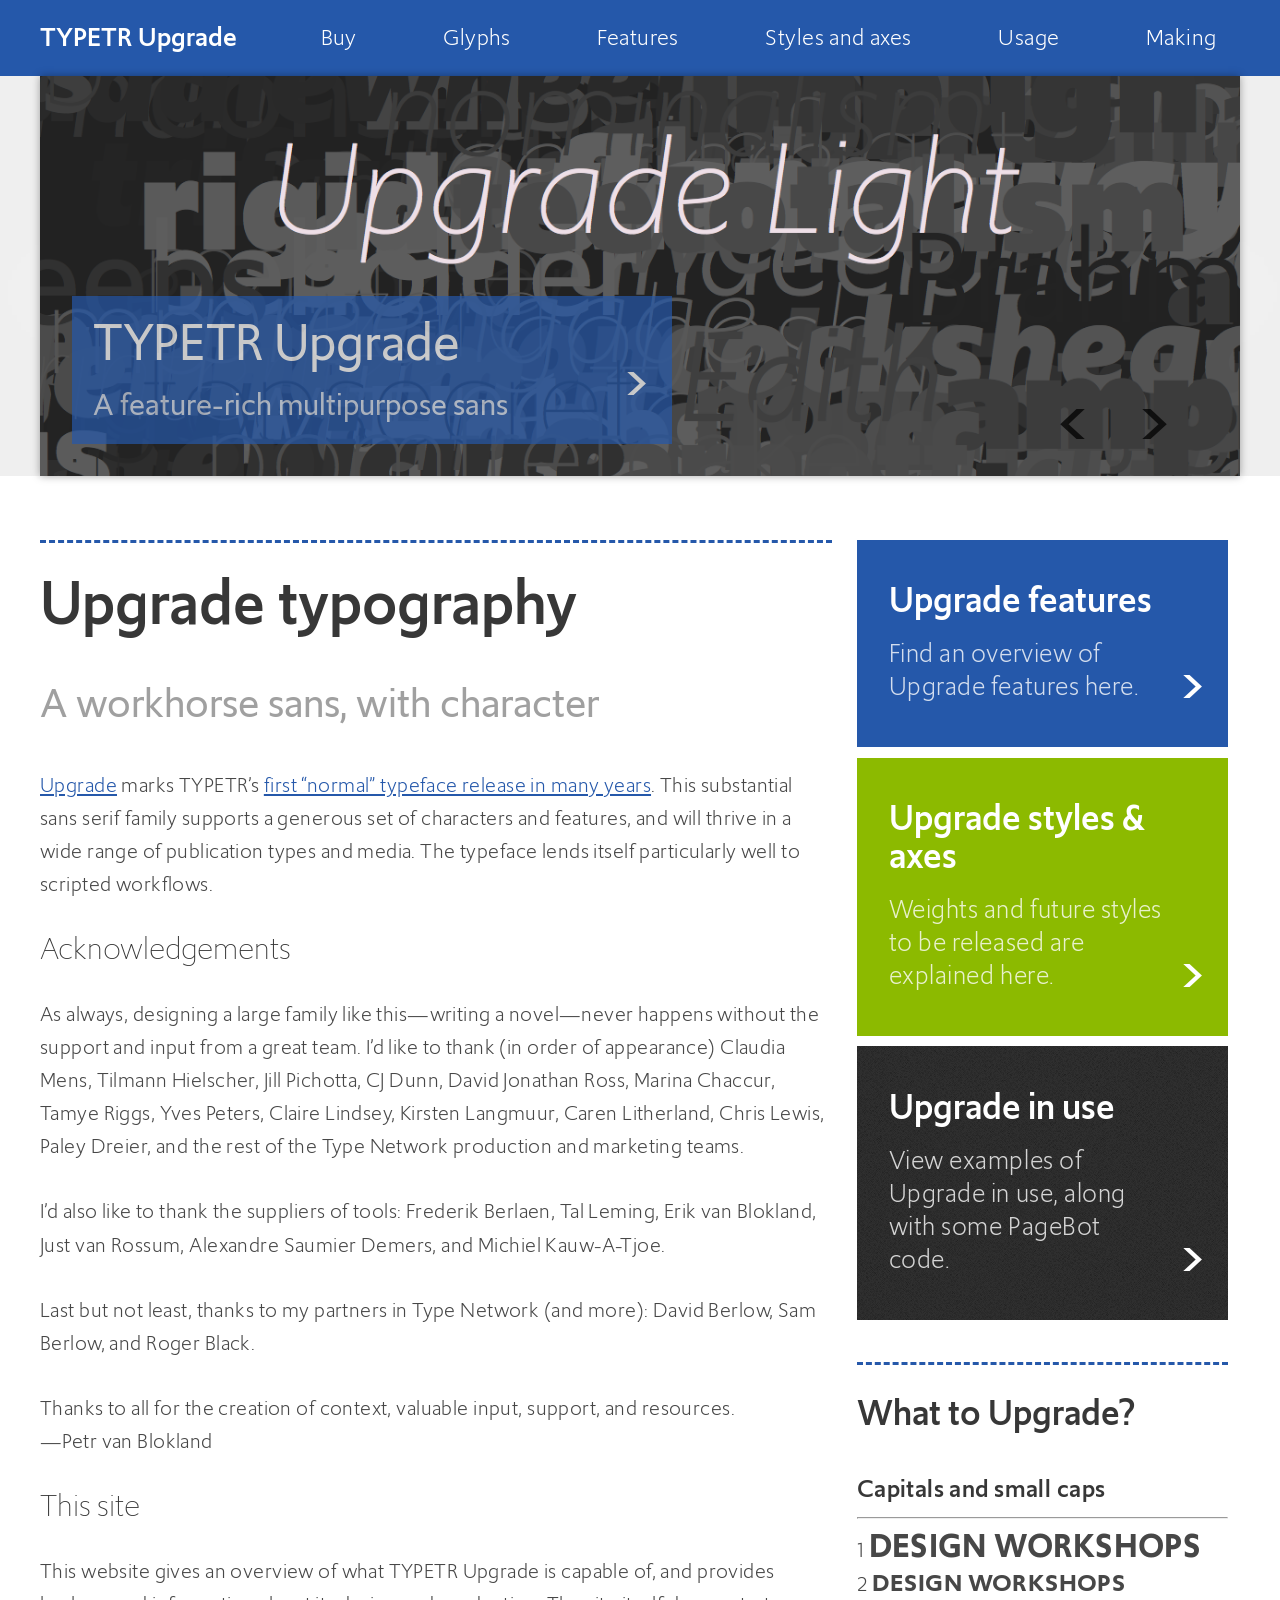
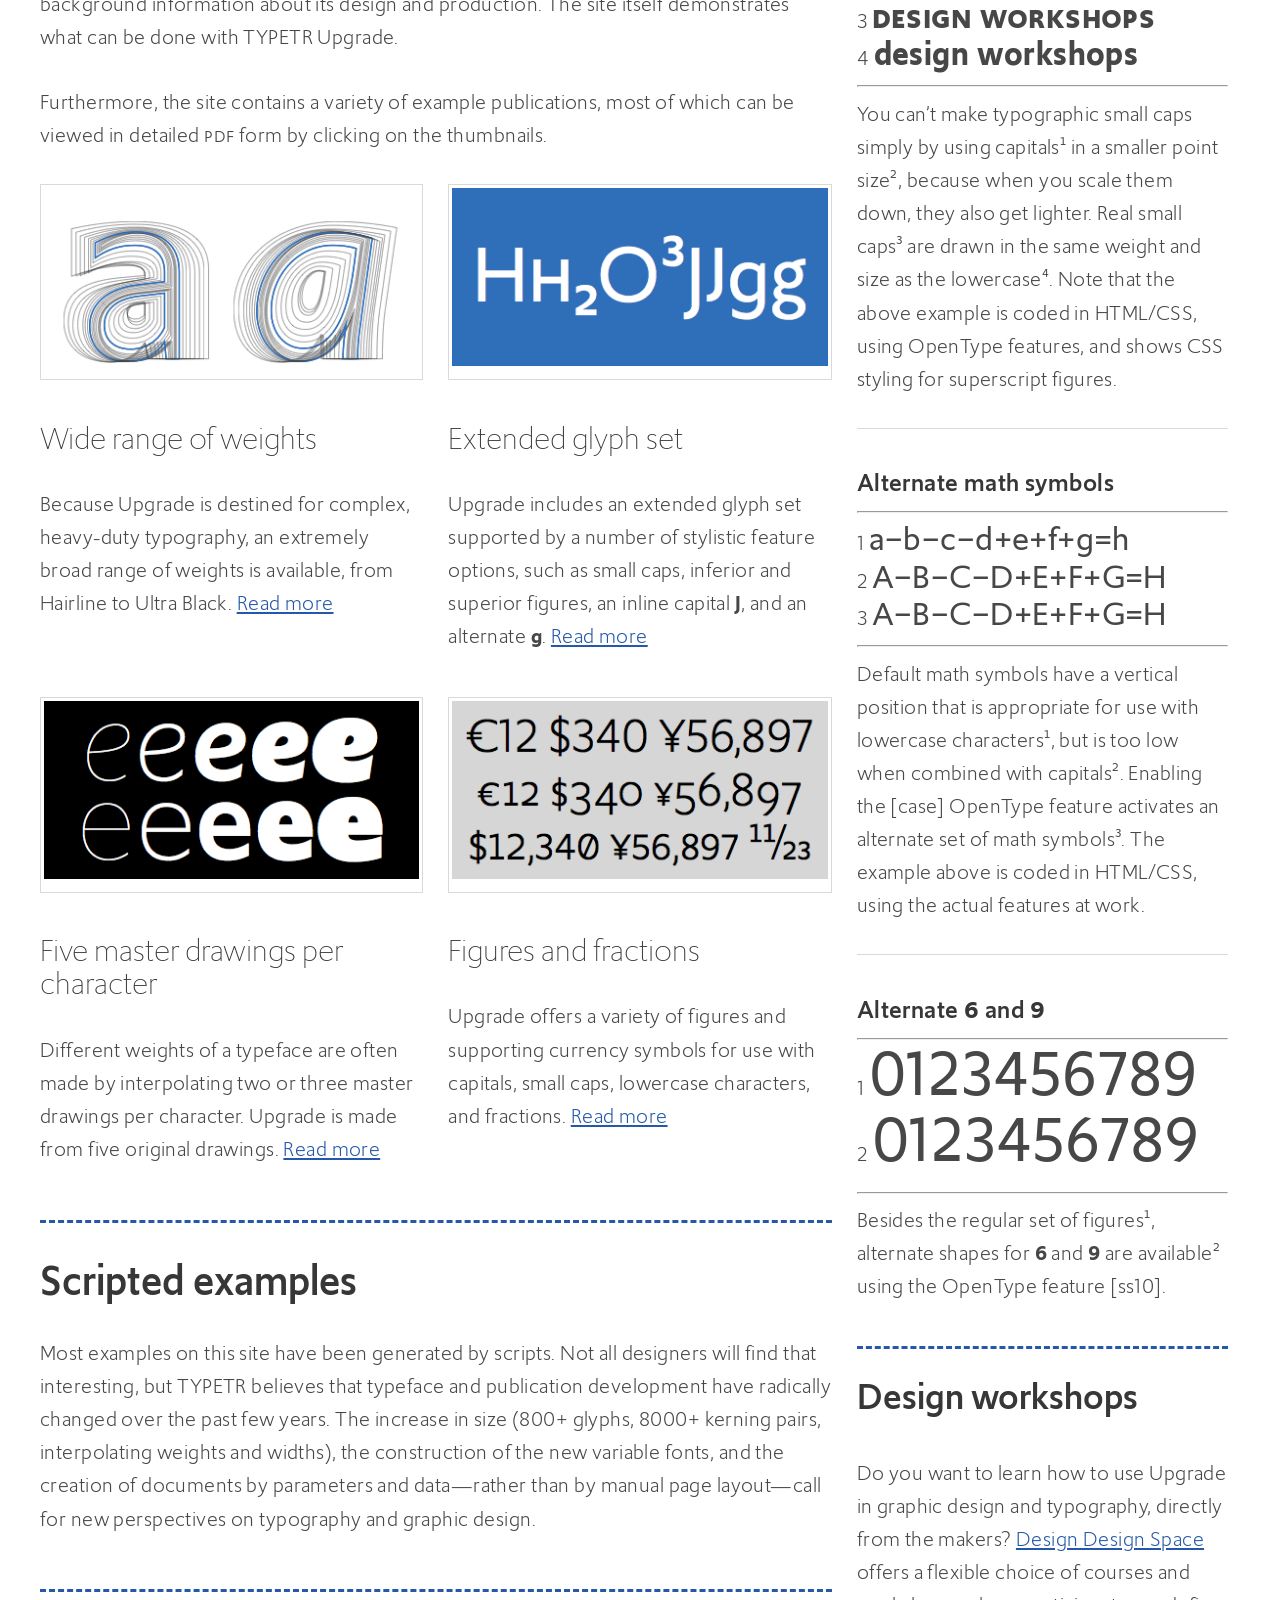
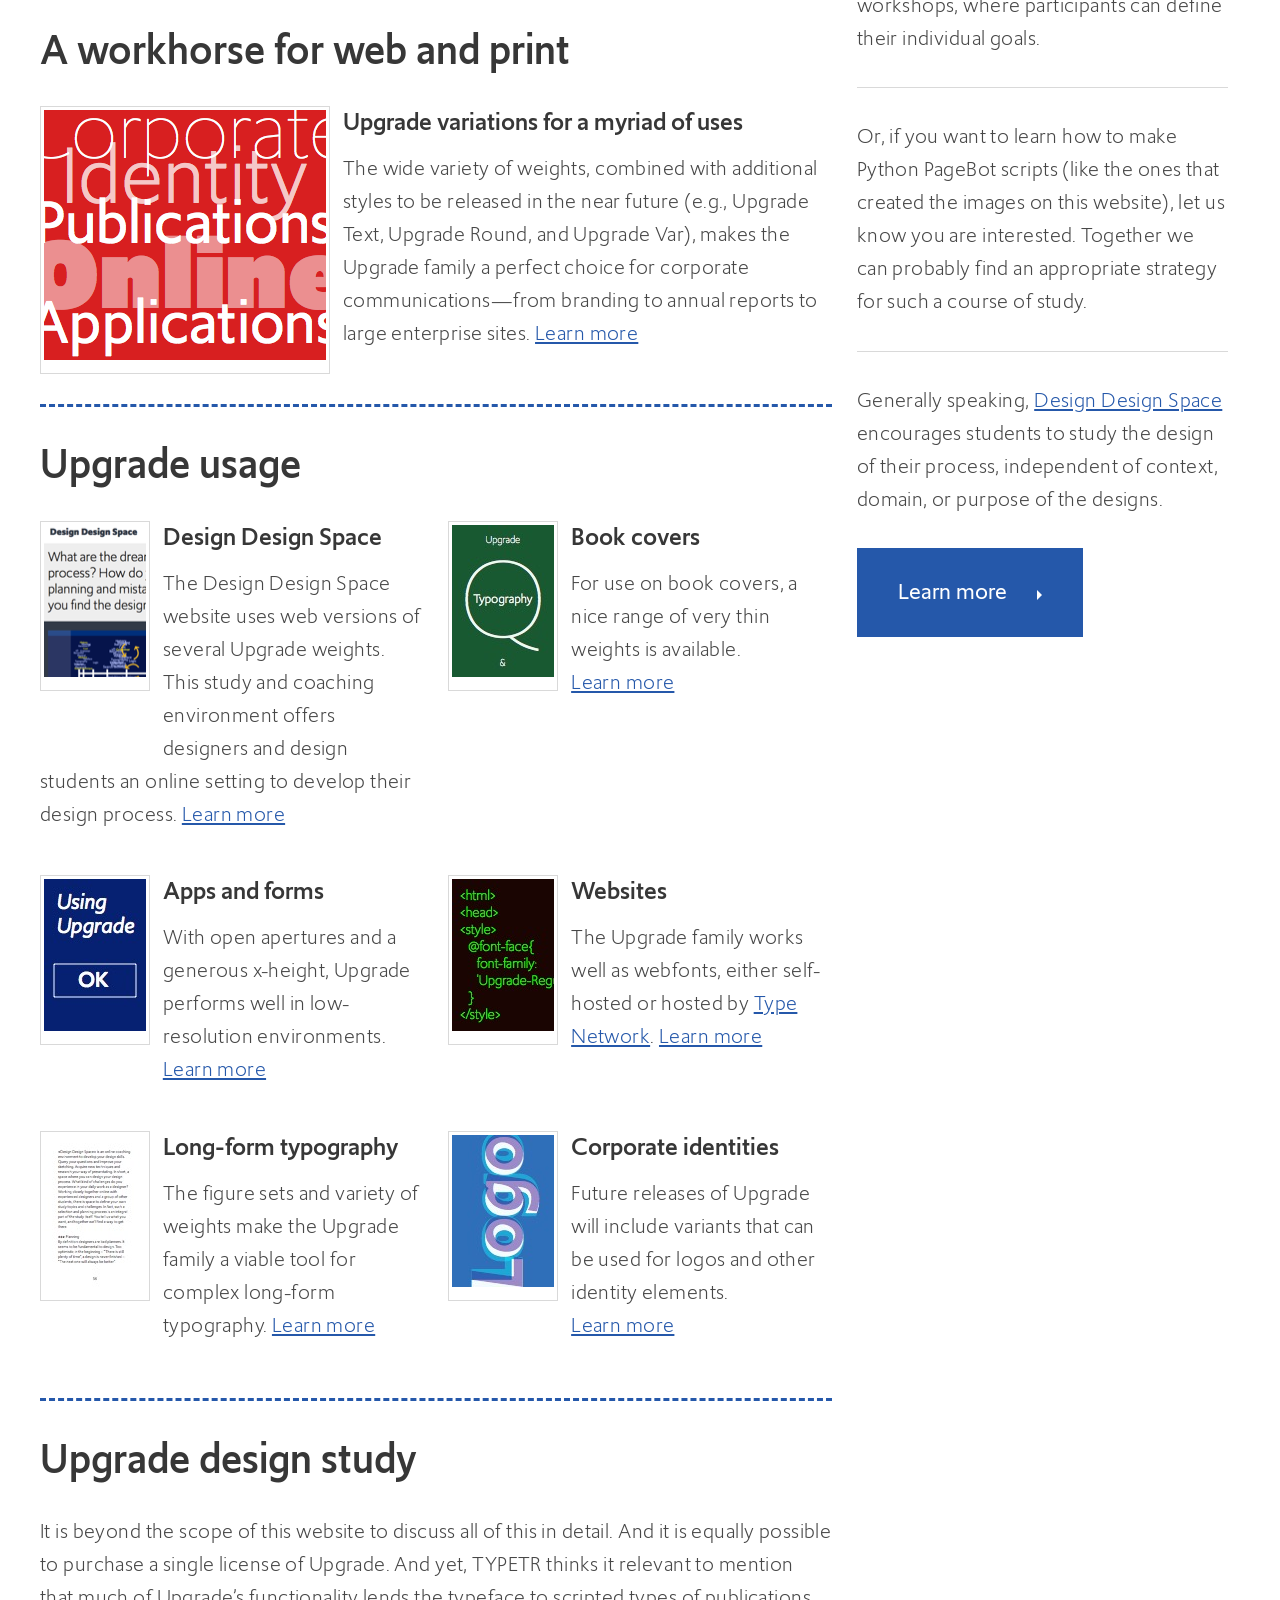
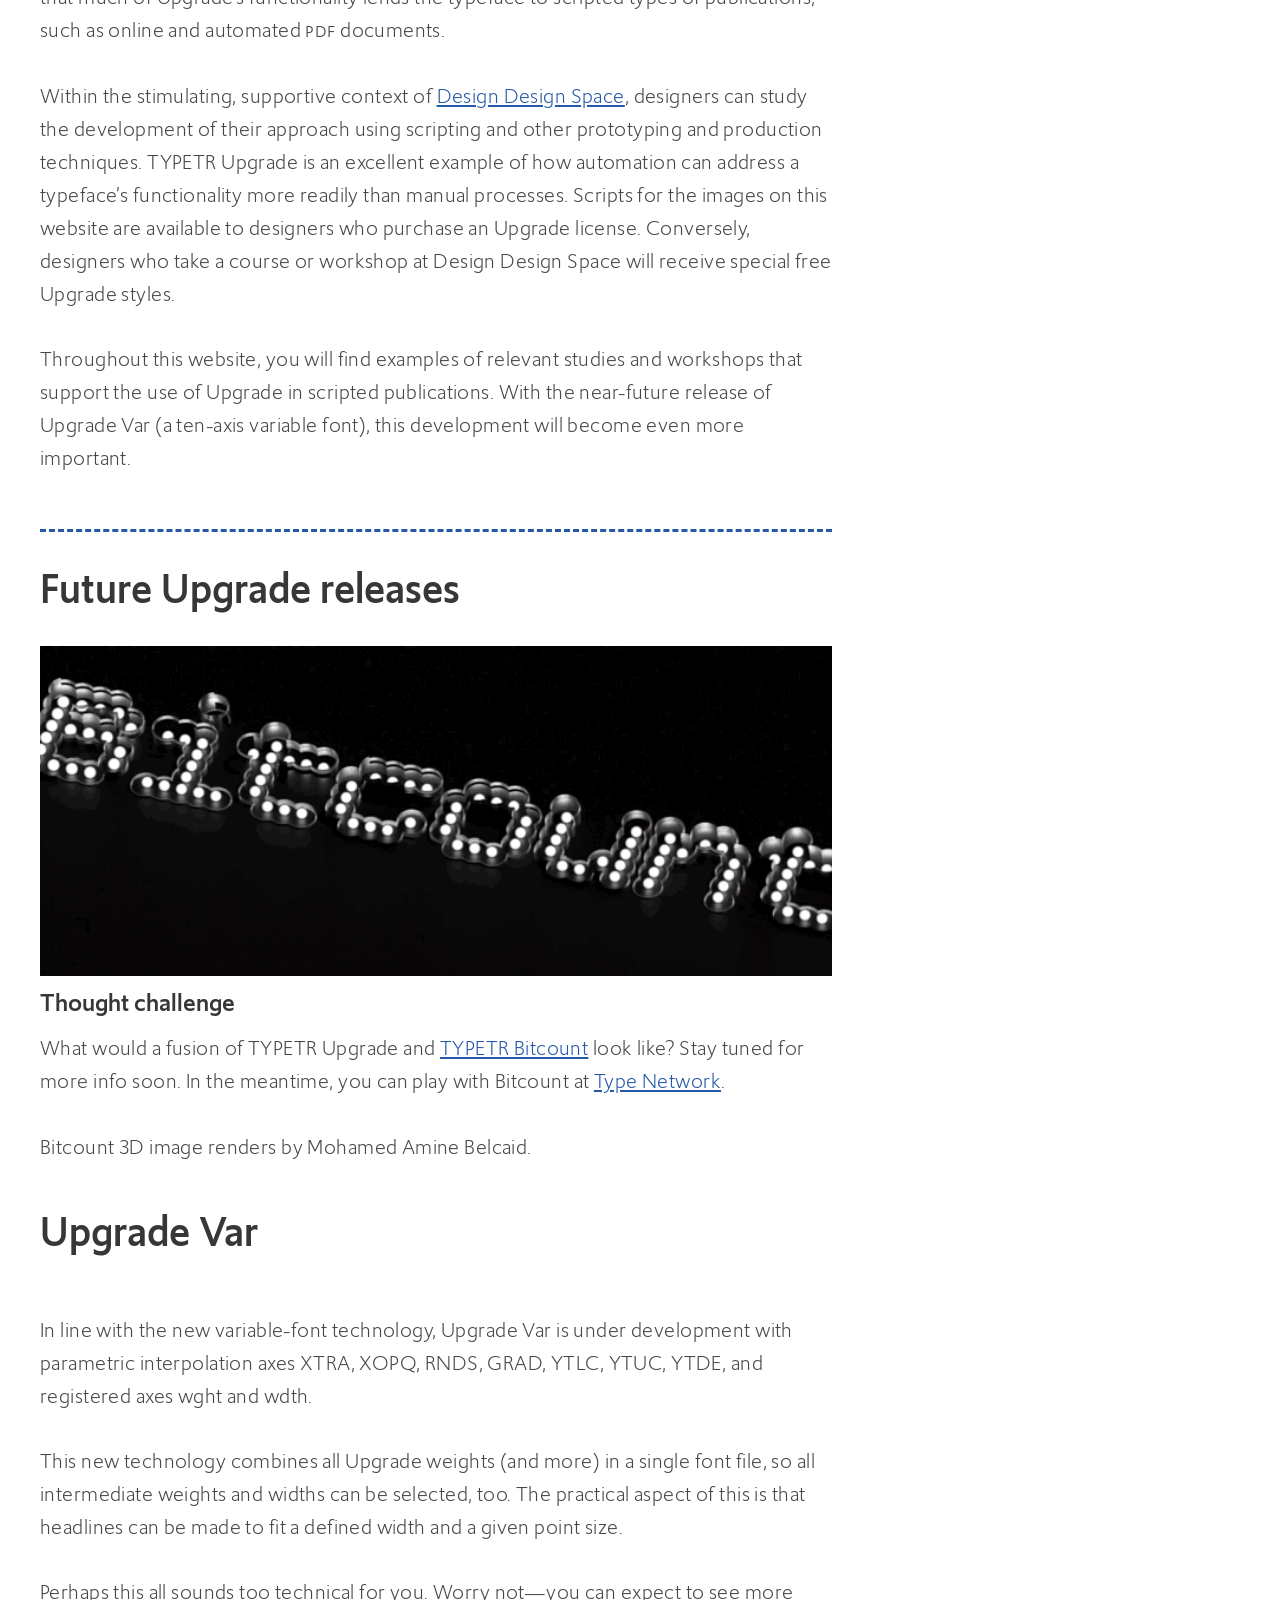
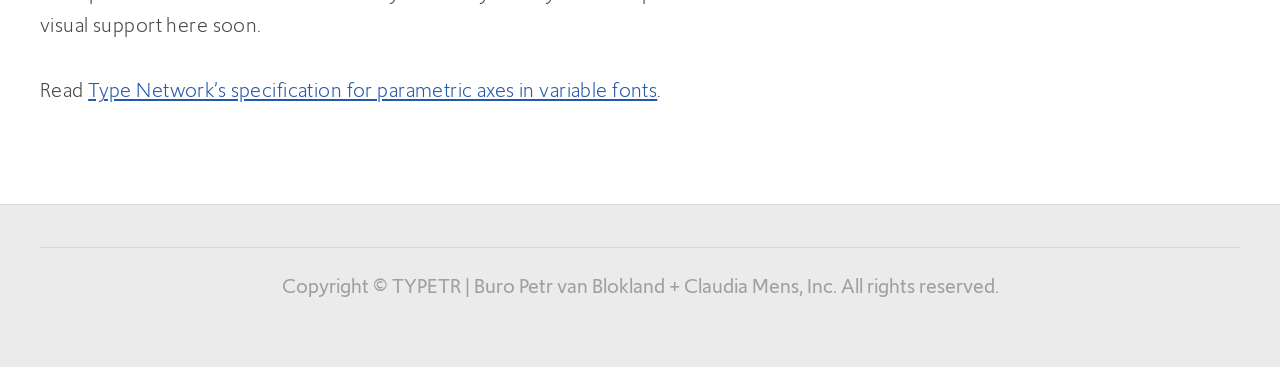
<file: docs/index.html>
<!DOCTYPE HTML>
<!--
	Apex by Pixelarity
	pixelarity.com | hello@pixelarity.com
	License: pixelarity.com/license
-->
<html lang="en">
	<head>
		<title>TYPETR Upgrade</title>
		<meta charset="utf-8" />
		<meta name="viewport" content="width=device-width, initial-scale=1" />
		<!--[if lte IE 8]><script src="assets/js/ie/html5shiv.js"></script><![endif]-->
		<link rel="stylesheet" href="assets/css/main.css" />
		<!--[if lte IE 8]><link rel="stylesheet" href="assets/css/ie8.css" /><![endif]-->
	</head>
	<body class="homepage">
		<div id="page-wrapper">

			<!-- Header Wrapper -->
				<div id="header-wrapper">

					<!-- Header -->
						<div class="container">
							<header id="page-header">
								<h1><a href="index.html" id="logo"><span>TYPETR</span> Upgrade</a></h1>
								<nav id="nav">
									<ul>
										<li><a href="http://store.typenetwork.com/foundry/typetr/series/upgrade" target="External">Buy</a></li>
										<li><a href="glyphs.html">Glyphs</a></li>
										<li><a href="features.html">Features</a></li>
										<li><a href="stylesaxes.html">Styles and axes</a></li>
										<li><a href="usage.html">Usage</a></li>
										<li><a href="making.html">Making</a></li>
									</ul>
								</nav>
							</header>
						</div>

				</div>

			<!-- Banner Wrapper -->
				<div id="banner-wrapper">

					<!-- Banner -->
						<div class="container">
							<div id="banner">
								<div class="viewer">
									<div class="nav-next"></div>
									<div class="nav-previous"></div>
									<div class="reel">

										<!-- Slide 1 -->
											<div class="slide">
												<h2 class="caption-1">TYPETR Upgrade</h2>
												<p class="caption-2">A feature-rich multipurpose sans</p>
												<a href="usage.html" class="link">More</a>
												<img src="images/slide01.png" alt="" />
											</div>

										<!-- Slide 2 -->
											<div class="slide">
												<h2 class="caption-1">TYPETR Upgrade</h2>
												<p class="caption-2">For identities and logos</p>
												<a href="usage.html" class="link">More</a>
												<img src="images/slide02.png" alt="" />
											</div>

										<!-- Slide 3 -->
											<div class="slide">
												<h2 class="caption-1">TYPETR Upgrade</h2>
												<p class="caption-2">For apps</p>
												<a href="usage.html" class="link">More</a>
												<img src="images/slide03.png" alt="" />
											</div>

										<!-- Slide 4 -->
											<div class="slide">
												<h2 class="caption-1">TYPETR Upgrade</h2>
												<p class="caption-2">For use in long-form texts</p>
												<a href="usage.html" class="link">More</a>
												<img src="images/slide04.png" alt="" />
											</div>

										<!-- Slide 5 -->
											<div class="slide">
												<h2 class="caption-1">TYPETR Upgrade</h2>
												<p class="caption-2">For use as a template in patterns</p>
												<a href="usage.html" class="link">More</a>
												<img src="images/slide05.png" alt="" />
											</div>

										<!-- Slide 6 -->
											<div class="slide">
												<h2 class="caption-1">TYPETR Upgrade</h2>
												<p class="caption-2">The design space as variable font</p>
												<a href="usage.html" class="link">More</a>
												<img src="images/slide06.png" alt="" />
											</div>

									</div>
								</div>
								<div class="captions">
									<span class="caption-line-1"></span>
									<span class="caption-line-2"></span>
								</div>
							</div>
						</div>

				</div>

			<!-- Main -->
				<div id="main-wrapper">
					<div class="container">
						<div class="row">
							<div class="8u 12u(mobile) important(mobile)">

								<!-- Content -->
									<div id="content">

										<!-- Article -->
											<article class="featured">
												<header>
													<h2>Upgrade typography</h2>
													<span class="byline">A workhorse sans, with character</span>
												</header>
												<p><a href="http://store.typenetwork.com/foundry/typetr/series/upgrade" target="External">Upgrade</a> marks TYPETR’s <a href="https://typetr.typenetwork.com/news/article/TYPETR-delivers-Upgrade-a-modern-humanist-sans-built-for-the-future">first “normal” typeface release in many years</a>. This substantial sans serif family supports a generous set of characters and features, and will thrive in a wide range of publication types and media. The typeface lends itself particularly well to scripted workflows.</p>
												
												<h3>Acknowledgements</h3>
												<p>As always, designing a large family like this—writing a novel—never happens without the support and input from a great team. I’d like to thank (in order of appearance) Claudia Mens, Tilmann Hielscher, Jill Pichotta, CJ Dunn, David Jonathan Ross, Marina Chaccur, Tamye Riggs, Yves Peters, Claire Lindsey, Kirsten Langmuur, Caren Litherland, Chris Lewis, Paley Dreier, and the rest of the Type Network production and marketing teams.</p>
												<p>I’d also like to thank the suppliers of tools: Frederik Berlaen, Tal Leming, Erik van Blokland, Just van Rossum, Alexandre Saumier Demers, and Michiel Kauw-A-Tjoe.</p>
												<p>Last but not least, thanks to my partners in Type Network (and more): David Berlow, Sam Berlow, and Roger Black.</p>
											<p>Thanks to all for the creation of context, valuable input, support, and resources.<br />—Petr van Blokland</p>

												<h3>This site</h3>
												<p>This website gives an overview of what TYPETR Upgrade is capable of, and provides background information about its design and production. The site itself demonstrates what can be done with TYPETR Upgrade.</p>
												<p>Furthermore, the site contains a variety of example publications, most of which can be viewed in detailed <span class="c2sc">PDF</span> form by clicking on the thumbnails.</p>

												<div class="grid-spaced">
													<div class="row">
														<div class="6u 12u(mobile)"><section>
															<a href="stylesaxes.html" class="image image-fit"><img src="images/pic01.gif" alt="" /></a>
															<h3>Wide range of weights</h3>
															<p>Because Upgrade is destined for complex, heavy-duty typography, an extremely broad range of weights is available, from Hairline to Ultra Black. <a href="stylesaxes.html">Read more</a></p>
														</section></div>
														<div class="6u 12u(mobile)"><section>
															<a href="features.html" class="image image-fit"><img src="images/pic02.png" alt="" /></a>
															<h3>Extended glyph set</h3>
															<p>Upgrade includes an extended glyph set supported by a number of stylistic feature options, such as small caps, inferior and superior figures, an inline capital <b>J</b>, and an alternate <b>g</b>. <a href="features.html">Read more</a></p>
														</section></div>
													</div>
													<div class="row">
														<div class="6u 12u(mobile)"><section>
															<a href="stylesaxes.html" class="image image-fit"><img src="images/pic03.png" alt="" /></a>
															<h3>Five master drawings per character</h3>
															<p>Different weights of a typeface are often made by interpolating two or three master drawings per character. Upgrade is made from five original drawings. <a href="stylesaxes.html">Read more</a></p>
														</section></div>
														<div class="6u 12u(mobile)"><section>
															<a href="features.html" class="image image-fit"><img src="images/pic04.png" alt="" /></a>
															<h3>Figures and fractions</h3>
															<p>Upgrade offers a variety of figures and supporting currency symbols for use with capitals, small caps, lowercase characters, and fractions. <a href="features.html">Read more</a></p>
														</section></div>
													</div>
												</div>
											</article>

											<section>
												<header>
													<h2>Scripted examples</h2>
												</header>
												<p>Most examples on this site have been generated by scripts. Not all designers will find that interesting, but TYPETR believes that typeface and publication development have radically changed over the past few years. The increase in size (800+ glyphs, 8000+ kerning pairs, interpolating weights and widths), the construction of the new variable fonts, and the creation of documents by parameters and data—rather than by manual page layout—call for new perspectives on typography and graphic design.</p>
											</section>

										<!-- Section 1 -->
											<section>
												<header>
													<h2>A workhorse for web and print</h2>
												</header>
												<a href="usage.html" class="image image-style1 align-left image-fit-mobileOnly"><img src="images/pic05.png" alt="" /></a>
												<h3>Upgrade variations for a myriad of uses</h3>
												<p>The wide variety of weights, combined with additional styles to be released in the near future (e.g., Upgrade Text, Upgrade Round, and Upgrade Var), makes the Upgrade family a perfect choice for corporate communications—from branding to annual reports to large enterprise sites. <a href="usage.html">Learn&nbsp;more</a></p>
											</section>

										<!-- Section 2 -->
											<section>
												<header>
													<h2>Upgrade usage</h2>
												</header>
												<div class="grid-spaced">
													<div class="row">
														<div class="6u 12u(mobile)"><section>
															<a href="http://designdesign.space" target="external" class="image image-style2 align-left"><img src="images/pic06.png" alt="designdesign.space" /></a>
															<h3>Design Design Space</h3>
															<p>The Design Design Space website uses web versions of several Upgrade weights. This study and coaching environment offers designers and design students an online setting to develop their design process. <a href="http://designdesign.space" target="external">Learn more</a></p>
														</section></div>
														<div class="6u 12u(mobile)"><section>
															<a href="usage.html" class="image image-style2 align-left"><img src="images/pic07.jpg" alt="" /></a>
															<h3>Book covers</h3>
															<p>For use on book covers, a nice range of very thin weights is available. <a href="usage.html">Learn&nbsp;more</a></p>
														</section></div>
													</div>
													<div class="row">
														<div class="6u 12u(mobile)"><section>
															<a href="usage.html" class="image image-style2 align-left"><img src="images/pic08.jpg" alt="" /></a>
															<h3>Apps and forms</h3>
															<p>With open apertures and a generous x-height, Upgrade performs well in low-resolution environments. <a href="usage.html">Learn&nbsp;more</a></p>
														</section></div>
														<div class="6u 12u(mobile)"><section>
															<a href="usage.html" class="image image-style2 align-left"><img src="images/pic09.jpg" alt="" /></a>
															<h3>Websites</h3>
															<p>The Upgrade family works well as webfonts, either self-hosted or hosted by <a href="https://store.typenetwork.com/foundry/typetr/fonts/upgrade" target="external">Type Network</a>. <a href="usage.html">Learn&nbsp;more</a></p>
														</section></div>
													</div>
													<div class="row">
														<div class="6u 12u(mobile)"><section>
															<a href="usage.html" class="image image-style2 align-left"><img src="images/pic10.jpg" alt="" /></a>
															<h3>Long-form typography</h3>
															<p>The figure sets and variety of weights make the Upgrade family a viable tool for complex long-form typography. <a href="usage.html">Learn&nbsp;more</a></p>
														</section></div>
														<div class="6u 12u(mobile)"><section>
															<a href="usage.html" class="image image-style2 align-left"><img src="images/pic11.jpg" alt="" /></a>
															<h3>Corporate identities</h3>
															<p>Future releases of Upgrade will include variants that can be used for logos and other identity elements. <a href="usage.html">Learn&nbsp;more</a></p>
														</section></div>
													</div>
												</div>
											</section>

											<section>
												<header>
													<h2>Upgrade design study</h2>
												</header>
												<p>
												It is beyond the scope of this website to discuss all of this in detail. And it is equally possible to purchase a single license of Upgrade. 
												And yet, TYPETR thinks it relevant to mention that much of Upgrade’s functionality lends the typeface to scripted types of publications, such as online and automated <span class="c2sc">PDF</span> documents.</p>

												<p>Within the stimulating, supportive context of <a href="http://designdesign.space" target="External">Design Design Space</a>, designers can study the development of their approach using scripting and other prototyping and production techniques. TYPETR Upgrade is an excellent example of how automation can address a typeface’s functionality more readily than manual processes. Scripts for the images on this website are available to designers who purchase an Upgrade license. Conversely, designers who take a course or workshop at Design Design Space will receive special free Upgrade styles.</p>

												<p>Throughout this website, you will find examples of relevant studies and workshops that support the use of Upgrade in scripted publications. With the near-future release of Upgrade Var (a ten-axis variable font), this development will become even more important.</p>
											</section>

											<section>
												<header>
													<h2>Future Upgrade releases</h2>
												</header>
												<a href="http://bitcount.typenetwork.com" target="External"><img src="images/bitcountFlashes.gif" width="100%" alt="" /></a>
												<h3>Thought challenge</h3>
												<p>What would a fusion of TYPETR Upgrade and <a href="http://bitcount.typenetwork.com" target="External">TYPETR Bitcount</a> look like? Stay tuned for more info soon. In the meantime, you can play with Bitcount at <a href="http://bitcount.typenetwork.com" target="External">Type Network</a>.</p>
												<p>Bitcount 3D image renders by Mohamed Amine Belcaid.</p>
											</section>
											</section>
												<header>
													<h2>Upgrade Var</h2>
												</header>
												<!--<a href="http://bitcount.typenetwork.com" target="External"><img src="images/bitcountFlashes.gif" width="100%" alt="" /></a>-->
												<p>In line with the new variable-font technology, Upgrade Var is under development with parametric interpolation axes XTRA, XOPQ, RNDS, GRAD, YTLC, YTUC, YTDE, and registered axes wght and wdth.</p>
												<p>This new technology combines all Upgrade weights (and more) in a single font file, so all intermediate weights and widths can be selected, too. The practical aspect of this is that headlines can be made to fit a defined width and a given point size.</p>
												<p>Perhaps this all sounds too technical for you. Worry not—you can expect to see more visual support here soon.</p>
												<p>Read <a href="https://variationsguide.typenetwork.com" target="External">Type Network’s specification for parametric axes in variable fonts</a>.</p>
											</section>
									</div>

							</div>
							<div class="4u 12u(mobile)">
								<div class="right-sidebar">

									<!-- Sidebar -->
										<div id="sidebar">

											<!-- Section 1 -->
												<section class="blocks">
													<a href="features.html" class="one">
														<h2>Upgrade features</h2>
														<p>Find an overview of Upgrade features here.</p>
													</a>
													<a href="stylesaxes.html" class="two">
														<h2>Upgrade styles &amp; axes</h2>
														<p>Weights and future styles to be released are explained here.</p>
													</a>
													<a href="usage.html" class="three">
														<h2>Upgrade in use</h2>
														<p>View examples of Upgrade in use, along with some PageBot code.</p>
													</a>
												</section>

											<!-- Section 2 -->
												<section>
													<header>
														<h2>What to Upgrade?</h2>
													</header>
													<ul class="style1 posts">
														<li>
															<h3>Capitals and small caps</h3>
															<hr>
															1 <span style="font-size:1.6em;font-family:TYPETR-Upgrade-Semibold">DESIGN WORKSHOPS</span><br>
															2 <span style="font-size:1.2em;font-family:TYPETR-Upgrade-Semibold">DESIGN WORKSHOPS</span><br>
															3 <span style="font-size:1.6em;font-family:TYPETR-Upgrade-Semibold" class="c2sc">DESIGN WORKSHOPS</span><br>
															4 <span style="font-size:1.6em;font-family:TYPETR-Upgrade-Semibold">design workshops</span>
															<hr>
															<p>You can’t make typographic small caps simply by using capitals<sup>1</sup> in a smaller point size<sup>2</sup>, because when you scale them down, they also get lighter. <em>Real</em> small caps<sup>3</sup> are drawn in the same weight and size as the lowercase<sup>4</sup>. Note that the above example is coded in HTML/CSS, using OpenType features, and shows CSS styling for superscript figures.</p>

														</li>
														<li>
															<h3>Alternate math symbols</h3>
															<hr>
															1 <span style="font-size:1.6em;font-family:TYPETR-Upgrade-Regular">a&minus;b&minus;c&minus;d+e+f+g=h</span><br>
															2 <span style="font-size:1.6em;font-family:TYPETR-Upgrade-Regular">A&minus;B&minus;C&minus;D+E+F+G=H</span><br>
															3 <span style="font-size:1.6em;font-family:TYPETR-Upgrade-Regular" class="case">A&minus;B&minus;C&minus;D+E+F+G=H</span>
															<hr>
															<p>Default math symbols have a vertical position that is appropriate for use with lowercase characters<sup>1</sup>, but is too low when combined with capitals<sup>2</sup>. Enabling the [case] OpenType feature activates an alternate set of math symbols<sup>3</sup>.
															The example above is coded in HTML/CSS, using the actual features at work.</p>
														</li>
														<li>
															<h3>Alternate <b>6</b> and <b>9</b></h3>
															<hr>
															<div style="line-height:2.5em;">
															1 <span style="font-size:3em;font-family:TYPETR-Upgrade-Regular">0123456789</span><br>
															2 <span style="font-size:3em;font-family:TYPETR-Upgrade-Regular" class="alt69">0123456789</span>
															</div>
															<hr>
															<p>Besides the regular set of figures<sup>1</sup>, alternate shapes for <b>6</b> and <b>9</b> are available<sup>2</sup> using the OpenType feature [ss10].</p>
														</li>
													</ul>
												</section>

											<!-- Section 3 -->
												<section>
													<header>
														<h2>Design workshops</h2>
													</header>
													<ul class="style1 tweets">
														<li>
															<p>Do you want to learn how to use Upgrade in graphic design and typography, directly from the makers? <a href="http://designdesign.space" target="external">Design Design Space</a> offers a flexible choice of courses and workshops, where participants can define their individual goals.</p>
														</li>
														<li>
															<p>Or, if you want to learn how to make Python PageBot scripts (like the ones that created the images on this website), let us know you are interested. Together we can probably find an appropriate strategy for such a course of study.</p>
														</li>
														<li>
															<p>Generally speaking, <a href="http://designdesign.space" target="external">Design Design Space</a> encourages students to study the design of their process, independent of context, domain, or purpose of the designs.</p>
														</li>
													</ul>
													<a href="http://designdesign.space" target="external" class="button">Learn more</a>
												</section>

										</div>

								</div>
							</div>
						</div>
					</div>
				</div>

			<!-- Footer -->
				<div id="footer-wrapper">
					<footer id="page-footer" class="container">
						<div id="copyright">
							Copyright &copy; TYPETR | Buro Petr van Blokland + Claudia Mens, Inc. All rights reserved.
						</div>
					</footer>
				</div>

		</div>

		<!-- Scripts -->
			<script src="assets/js/jquery.min.js"></script>
			<script src="assets/js/jquery.dropotron.min.js"></script>
			<script src="assets/js/jquery.slidertron.min.js"></script>
			<script src="assets/js/skel.min.js"></script>
			<script src="assets/js/skel-viewport.min.js"></script>
			<script src="assets/js/util.js"></script>
			<!--[if lte IE 8]><script src="assets/js/ie/respond.min.js"></script><![endif]-->
			<script src="assets/js/main.js"></script>

	</body>
</html>
</file>
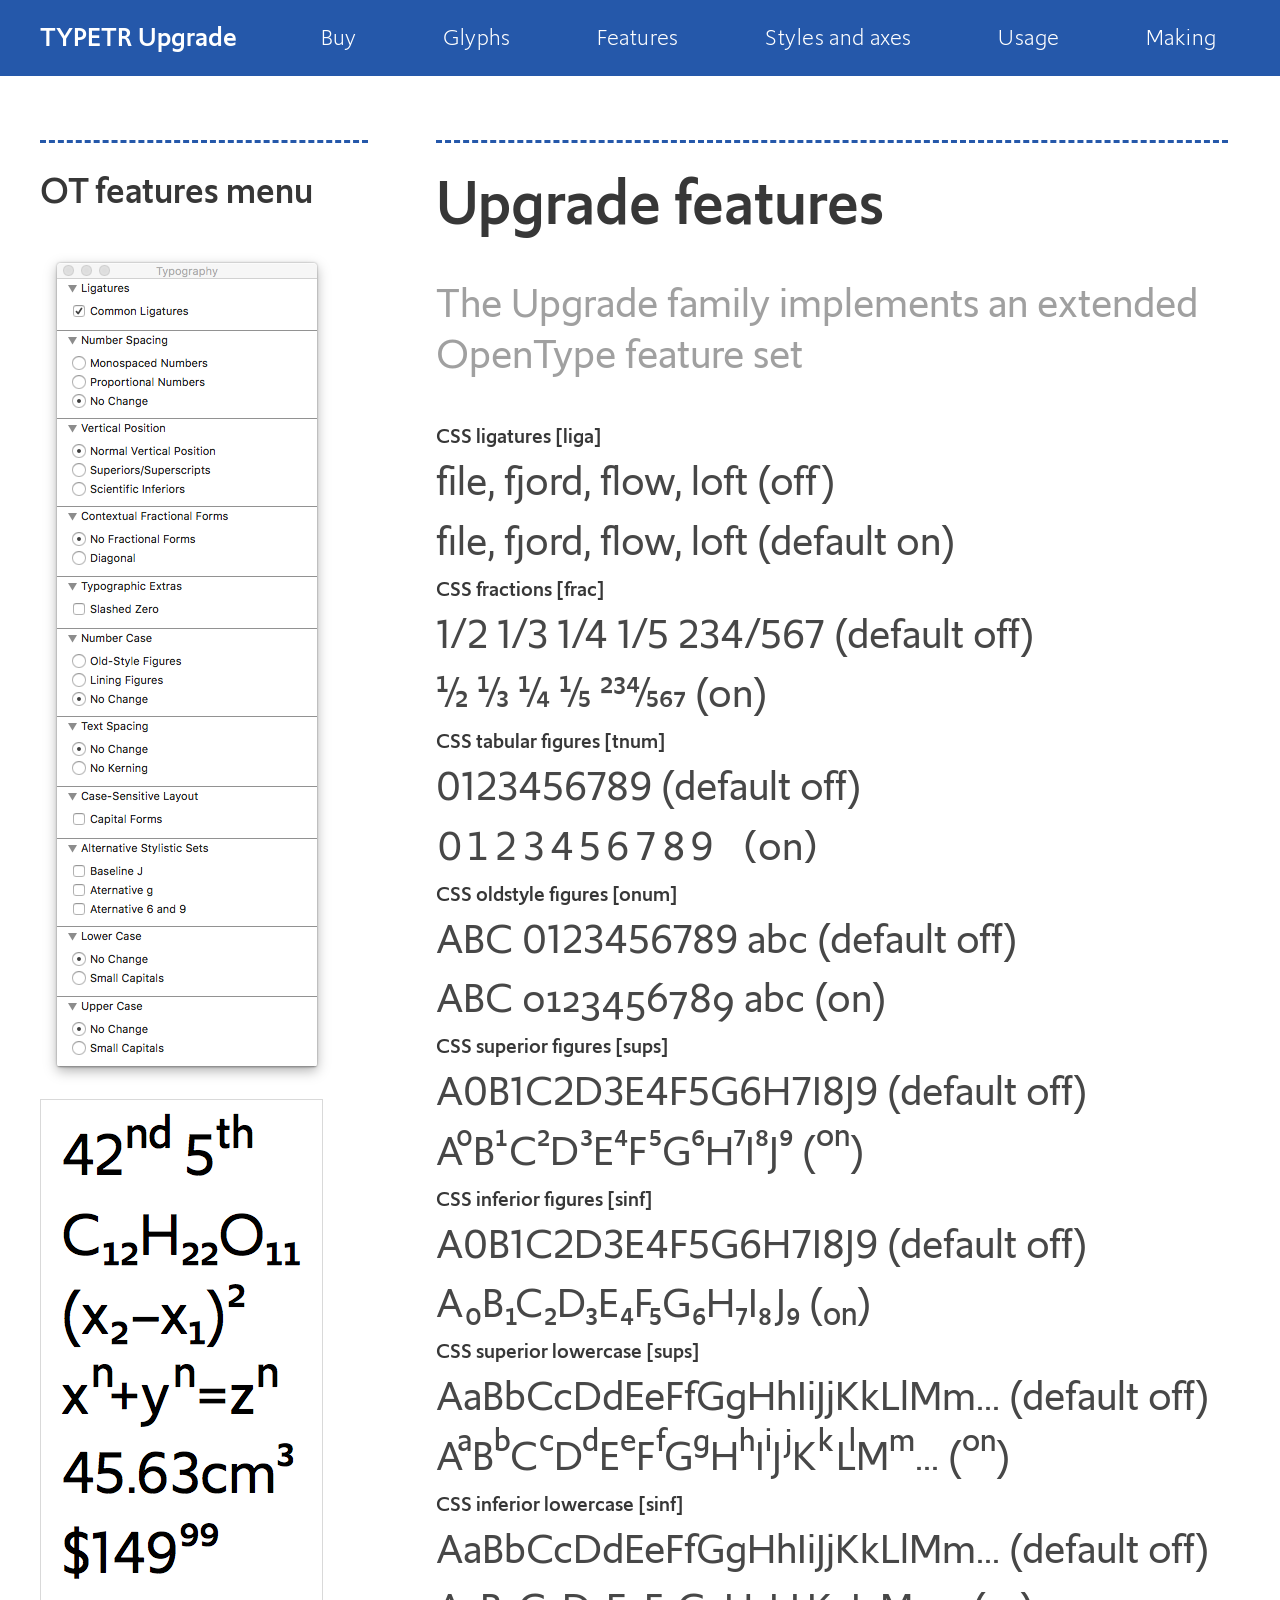
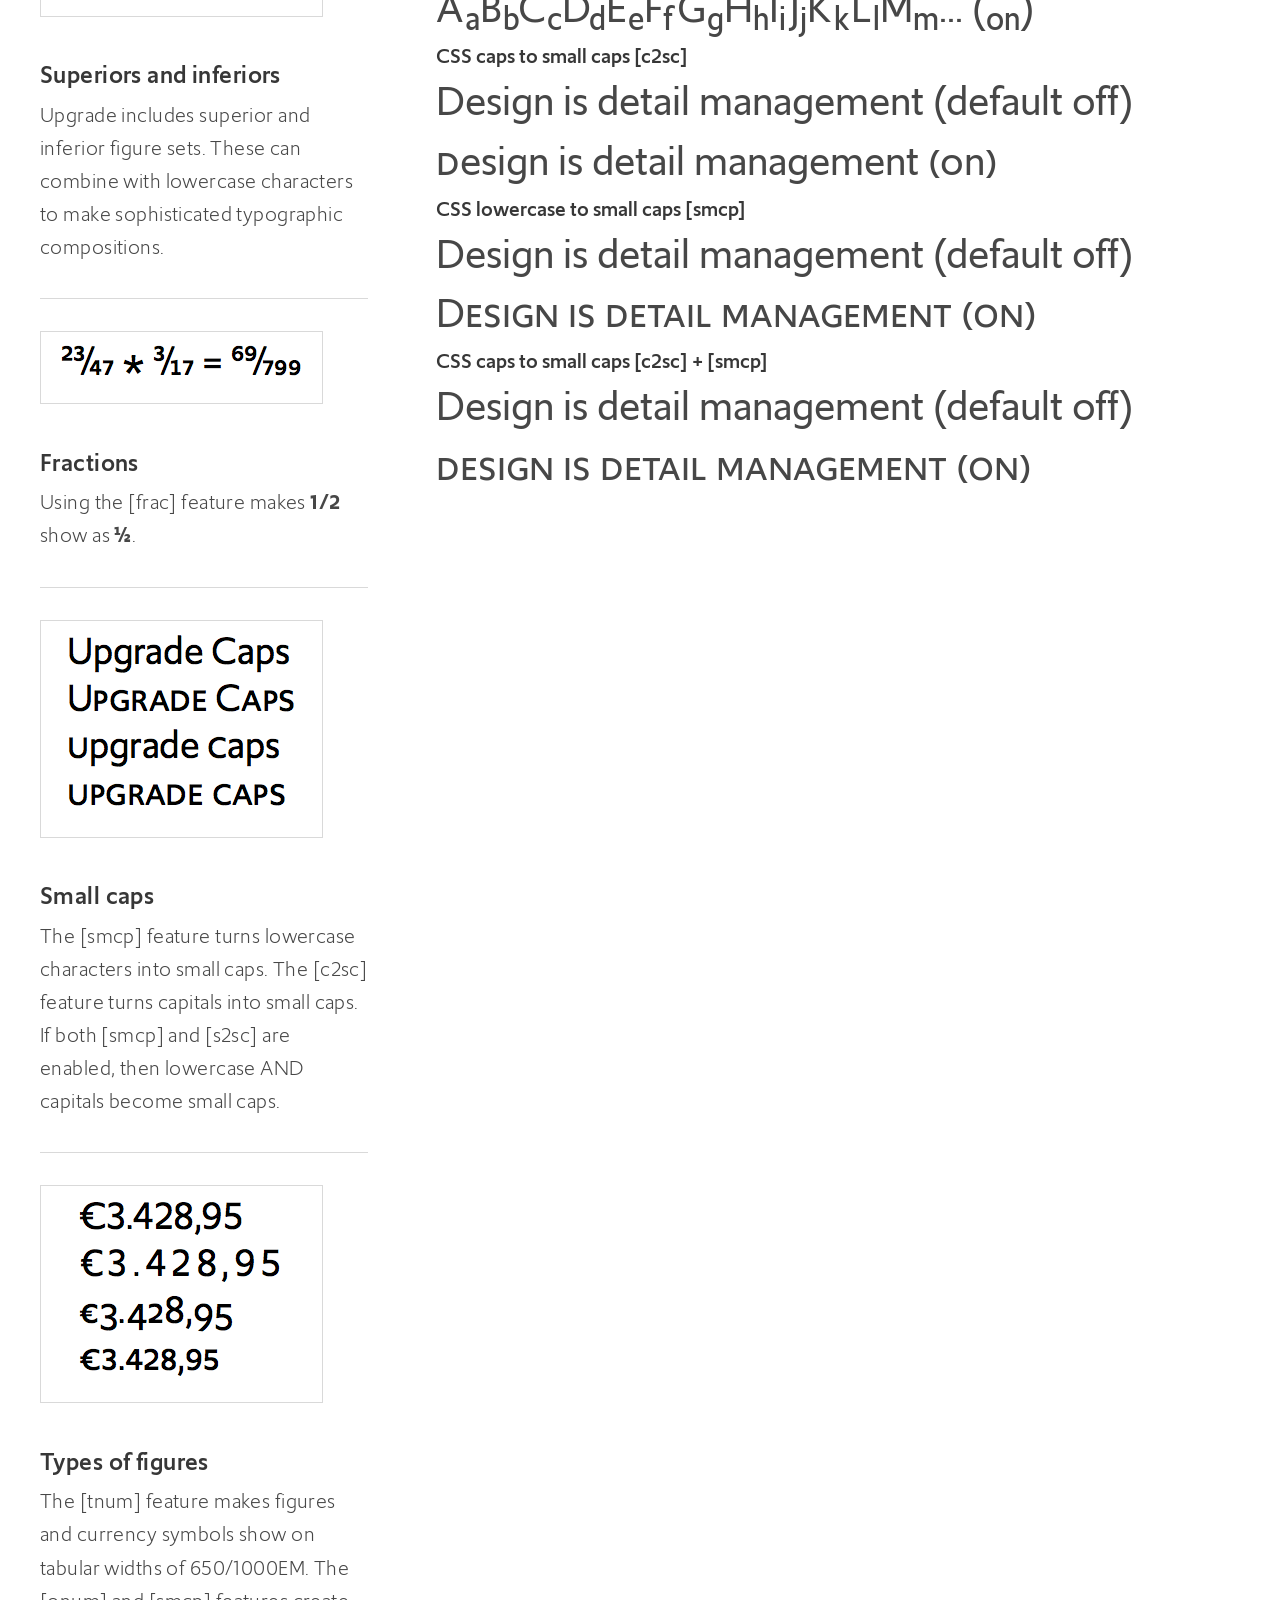
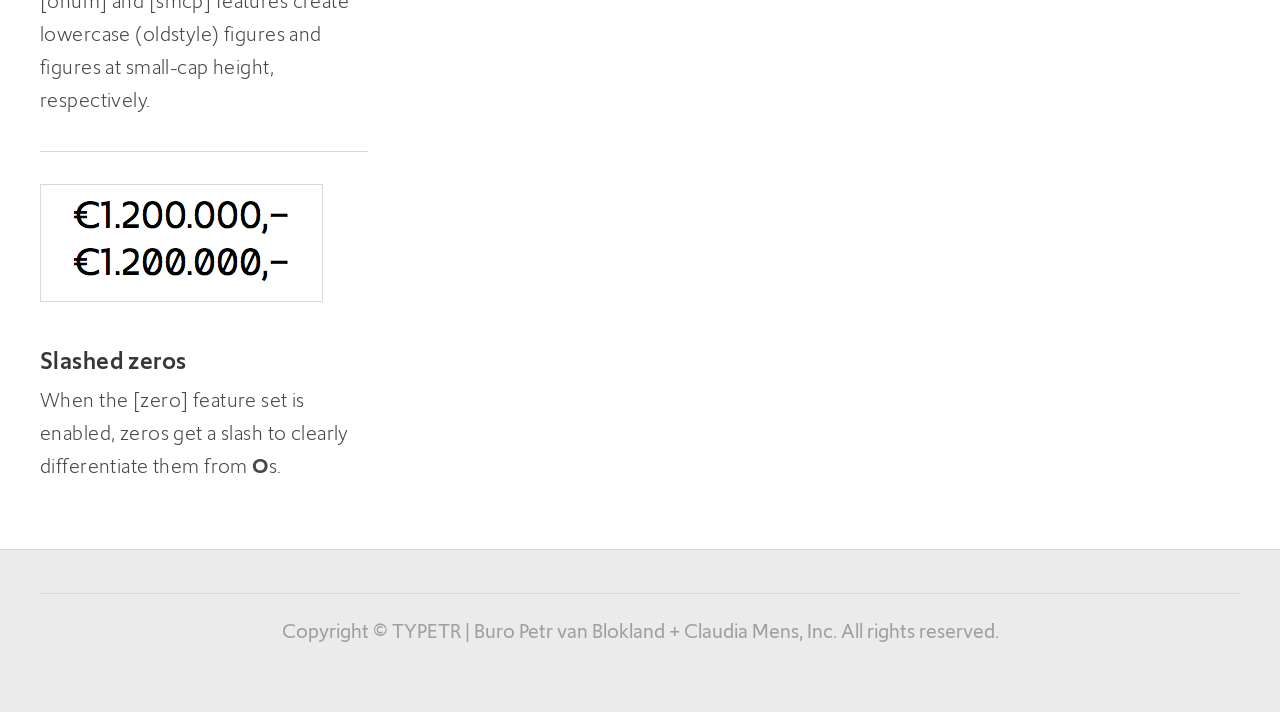
<file: docs/features.html>
<!DOCTYPE HTML>
<!--
	Apex by Pixelarity
	pixelarity.com | hello@pixelarity.com
	License: pixelarity.com/license
-->
<html lang="en">
	<head>
		<title>TYPETR Upgrade | Features</title>
		<meta charset="utf-8" />
		<meta name="viewport" content="width=device-width, initial-scale=1" />
		<!--[if lte IE 8]><script src="assets/js/ie/html5shiv.js"></script><![endif]-->
		<link rel="stylesheet" href="assets/css/main.css" />
		<!--[if lte IE 8]><link rel="stylesheet" href="assets/css/ie8.css" /><![endif]-->
	</head>
	<body>
		<div id="page-wrapper">

			<!-- Header Wrapper -->
				<div id="header-wrapper">

					<!-- Header -->
						<div class="container">
							<header id="page-header">
								<h1><a href="index.html" id="logo"><span>TYPETR</span> Upgrade</a></h1>
								<nav id="nav">
									<ul>
										<li><a href="http://store.typenetwork.com/foundry/typetr/series/upgrade" target="External">Buy</a></li>
										<li><a href="glyphs.html">Glyphs</a></li>
										<li><a href="features.html">Features</a></li>
										<li><a href="stylesaxes.html">Styles and axes</a></li>
										<li><a href="usage.html">Usage</a></li>
										<li><a href="making.html">Making</a></li>
									</ul>
								</nav>
							</header>
						</div>

				</div>


			<!-- Main -->
				<div id="main-wrapper">
					<div class="container">
						<div class="row">
							<div class="4u 12u(mobile)">
								<div class="left-sidebar">

									<!-- Sidebar -->
										<div id="sidebar">

											<!-- Section 2 -->
												<section>
													<header>
														<h2>OT features menu</h2>
													</header>
													<ul class="style1 posts">
														<li><img src="images/otfeaturesmenu.png" alt="" widht="100%"/>
															<a href="#" class="image align-left"><img src="images/45st5th.png" alt="" /></a>
															<h3>Superiors and inferiors</h3>
															<p>Upgrade includes superior and inferior figure sets. These can combine with lowercase characters to make sophisticated typographic compositions.</p>
														</li>
														<li>
															<a href="#" class="image align-left"><img src="images/fraction.png" alt="" /></a>
															<h3>Fractions</h3>
															<p>Using the [frac] feature makes <b>1/2</b> show as <b>&frac12;</b>.</p>
														</li>
														<li>
															<a href="#" class="image align-left"><img src="images/smallcaps.png" alt="" /></a>
															<h3>Small caps</h3>
															<p>The [smcp] feature turns lowercase characters into small caps. The [c2sc] feature turns capitals into small caps. If both [smcp] and [s2sc] are enabled, then lowercase AND capitals become small caps.</p>
														</li>
														<li>
															<a href="#" class="image align-left"><img src="images/tablefigures.png" alt="" /></a>
															<h3>Types of figures</h3>
															<p>The [tnum] feature makes figures and currency symbols show on tabular widths of 650/1000EM. The [onum] and [smcp] features create lowercase (oldstyle) figures and figures at small-cap height, respectively.</p>
														</li>
														<li>
															<a href="#" class="image align-left"><img src="images/zeroslash.png" alt="" /></a>
															<h3>Slashed zeros</h3>
															<p>When the [zero] feature set is enabled, zeros get a slash to clearly differentiate them from <b>O</b>s.</p>
														</li>
													</ul>
															</section>

										</div>

								</div>
							</div>
							<div class="8u 12u(mobile) important(mobile)">

								<!-- Content -->
									<div id="content">

										<!-- Article -->
											<article class="featured">
												<header>
													<h2>Upgrade features</h2>
													<span class="byline">The Upgrade family implements an extended OpenType feature set</span>
												</header>
												<h4>CSS ligatures [liga]</h4>
												<div style="line-height: 1.4em;font-size: 2em;" class="no_liga">file, fjord, flow, loft (off)</div>
												<div style="line-height: 1.4em;font-size: 2em;">file, fjord, flow, loft (default on)</div>
												<h4>CSS fractions [frac]</h4>
												<div style="line-height: 1.4em;font-size: 2em;">1/2 1/3 1/4 1/5 234/567 (default off)</div>
												<div style="line-height: 1.4em;font-size: 2em;" class="frac"> 1/2 1/3 1/4 1/5 234/567 (on)</div>
												<h4>CSS tabular figures [tnum]</h4>
												<div style="line-height: 1.4em;font-size: 2em;">0123456789 (default off)</div>
												<div style="line-height: 1.4em;font-size: 2em;" class="tnum">0123456789 (on)</div>
												<h4>CSS oldstyle figures [onum]</h4>
												<div style="line-height: 1.4em;font-size: 2em;">ABC 0123456789 abc (default off)</div>
												<div style="line-height: 1.4em;font-size: 2em;" class="onum">ABC 0123456789 abc (on)</div>
												<h4>CSS superior figures [sups]</h4>
												<div style="line-height: 1.4em;font-size: 2em;">A0B1C2D3E4F5G6H7I8J9 (default off)</div>
												<div style="line-height: 1.4em;font-size: 2em;" class="sups">A0B1C2D3E4F5G6H7I8J9 (on)</div>
												<h4>CSS inferior figures [sinf]</h4>
												<div style="line-height: 1.4em;font-size: 2em;">A0B1C2D3E4F5G6H7I8J9 (default off)</div>
												<div style="line-height: 1.4em;font-size: 2em;" class="sinf">A0B1C2D3E4F5G6H7I8J9 (on)</div>
												<h4>CSS superior lowercase [sups]</h4>
												<div style="line-height: 1.4em;font-size: 2em;">AaBbCcDdEeFfGgHhIiJjKkLlMm... (default off)</div>
												<div style="line-height: 1.4em;font-size: 2em;" class="sups">AaBbCcDdEeFfGgHhIiJjKkLlMm... (on)</div>
												<h4>CSS inferior lowercase [sinf]</h4>
												<div style="line-height: 1.4em;font-size: 2em;">AaBbCcDdEeFfGgHhIiJjKkLlMm... (default off)</div>
												<div style="line-height: 1.4em;font-size: 2em;" class="sinf">AaBbCcDdEeFfGgHhIiJjKkLlMm... (on)</div>
												<h4>CSS caps to small caps [c2sc]</h4>
												<div style="line-height: 1.4em;font-size: 2em;">Design is detail management (default off)</div>
												<div style="line-height: 1.4em;font-size: 2em;" class="c2sc">Design is detail management (on)</div>
												<h4>CSS lowercase to small caps [smcp]</h4>
												<div style="line-height: 1.4em;font-size: 2em;">Design is detail management (default off)</div>
												<div style="line-height: 1.4em;font-size: 2em;" class="smcp">Design is detail management (on)</div>
												<h4>CSS caps to small caps [c2sc] + [smcp]</h4>
												<div style="line-height: 1.4em;font-size: 2em;">Design is detail management (default off)</div>
												<div style="line-height: 1.4em;font-size: 2em;" class="smcp_c2sc">Design is detail management (on)</div>
												<!--
												 , 'tnum', 'pnum', 'ordn',  'zero', 'onum', 'lnum', 'hwid', 'case', 'ss08', 'ss09', 'ss10', 'pcap', 'smcp', 'c2sc']
-->
											</article>

									</div>

							</div>
						</div>
					</div>
				</div>

			<!-- Footer -->
				<div id="footer-wrapper">
					<footer id="page-footer" class="container">
						<div id="copyright">
							Copyright &copy; TYPETR | Buro Petr van Blokland + Claudia Mens, Inc. All rights reserved.
						</div>
					</footer>
				</div>

		</div>

		<!-- Scripts -->
			<script src="assets/js/jquery.min.js"></script>
			<script src="assets/js/jquery.dropotron.min.js"></script>
			<script src="assets/js/jquery.slidertron.min.js"></script>
			<script src="assets/js/skel.min.js"></script>
			<script src="assets/js/skel-viewport.min.js"></script>
			<script src="assets/js/util.js"></script>
			<!--[if lte IE 8]><script src="assets/js/ie/respond.min.js"></script><![endif]-->
			<script src="assets/js/main.js"></script>

	</body>
</html>
</file>
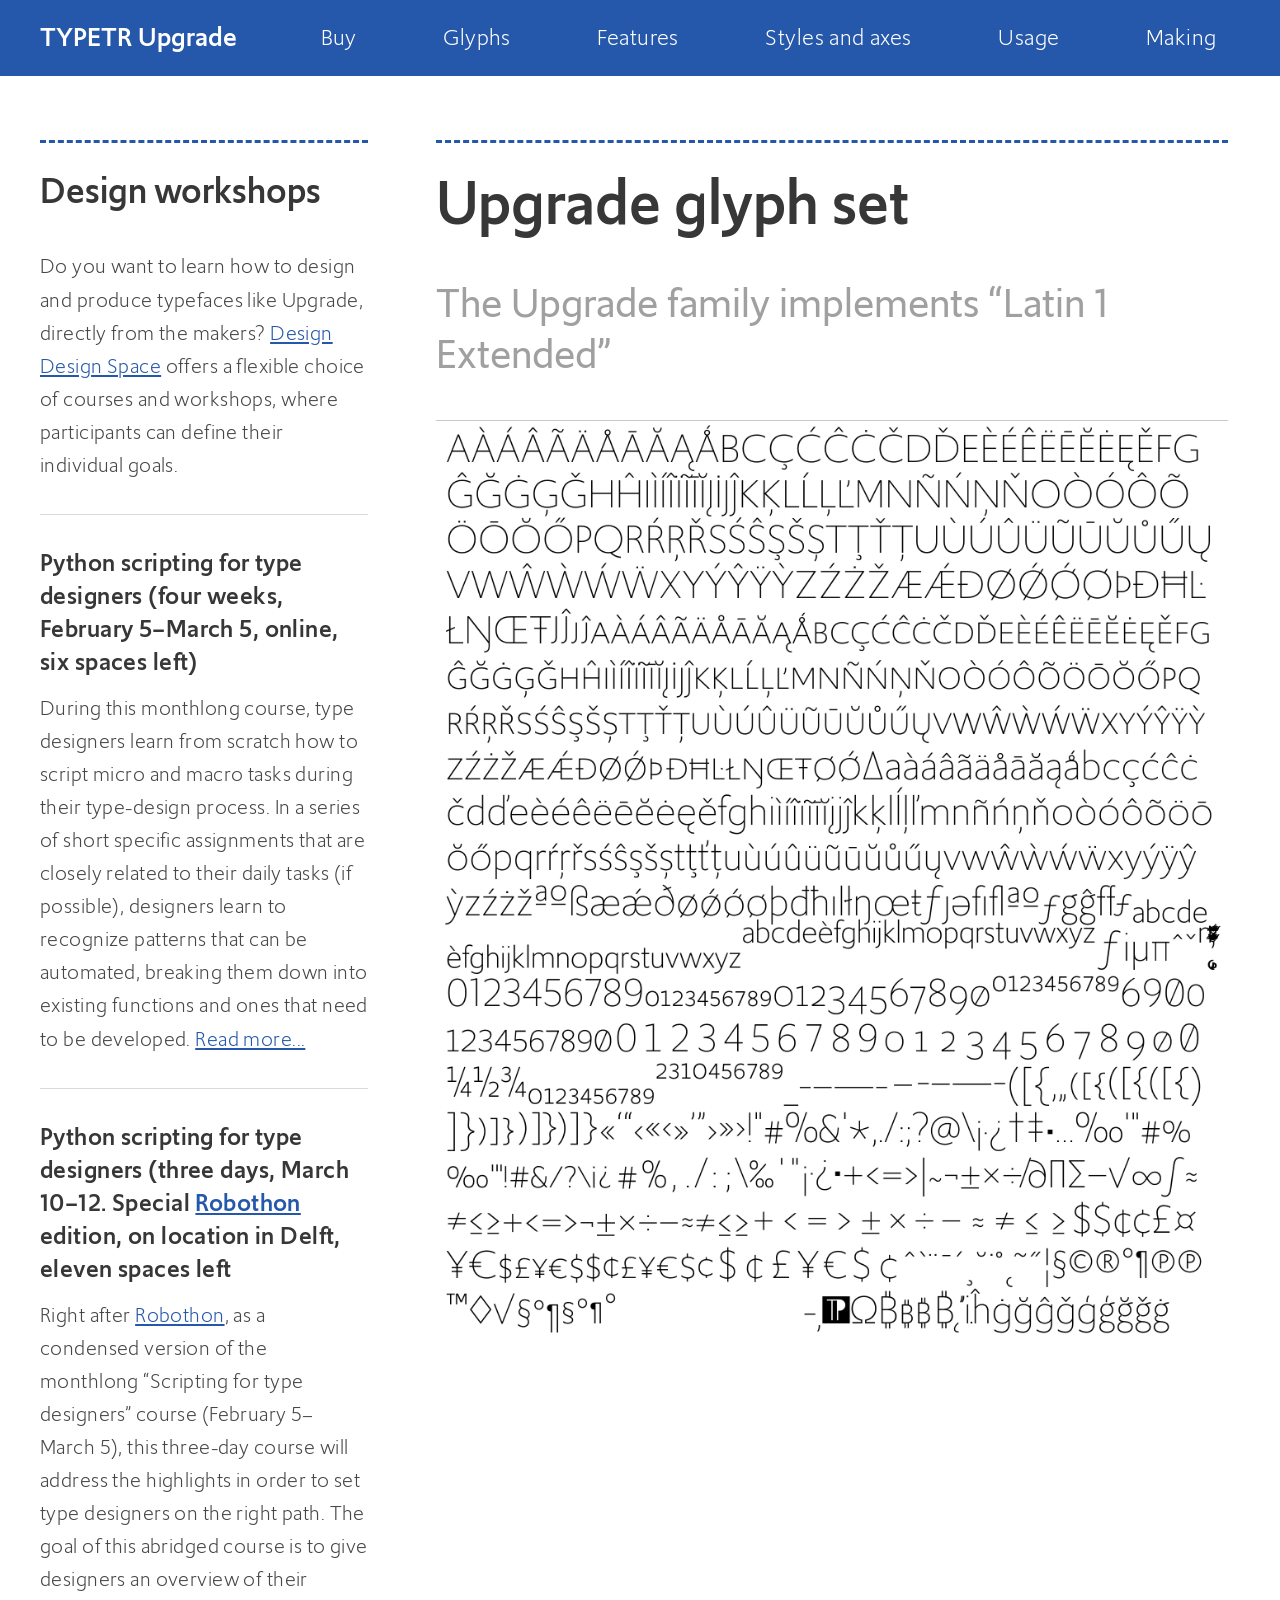
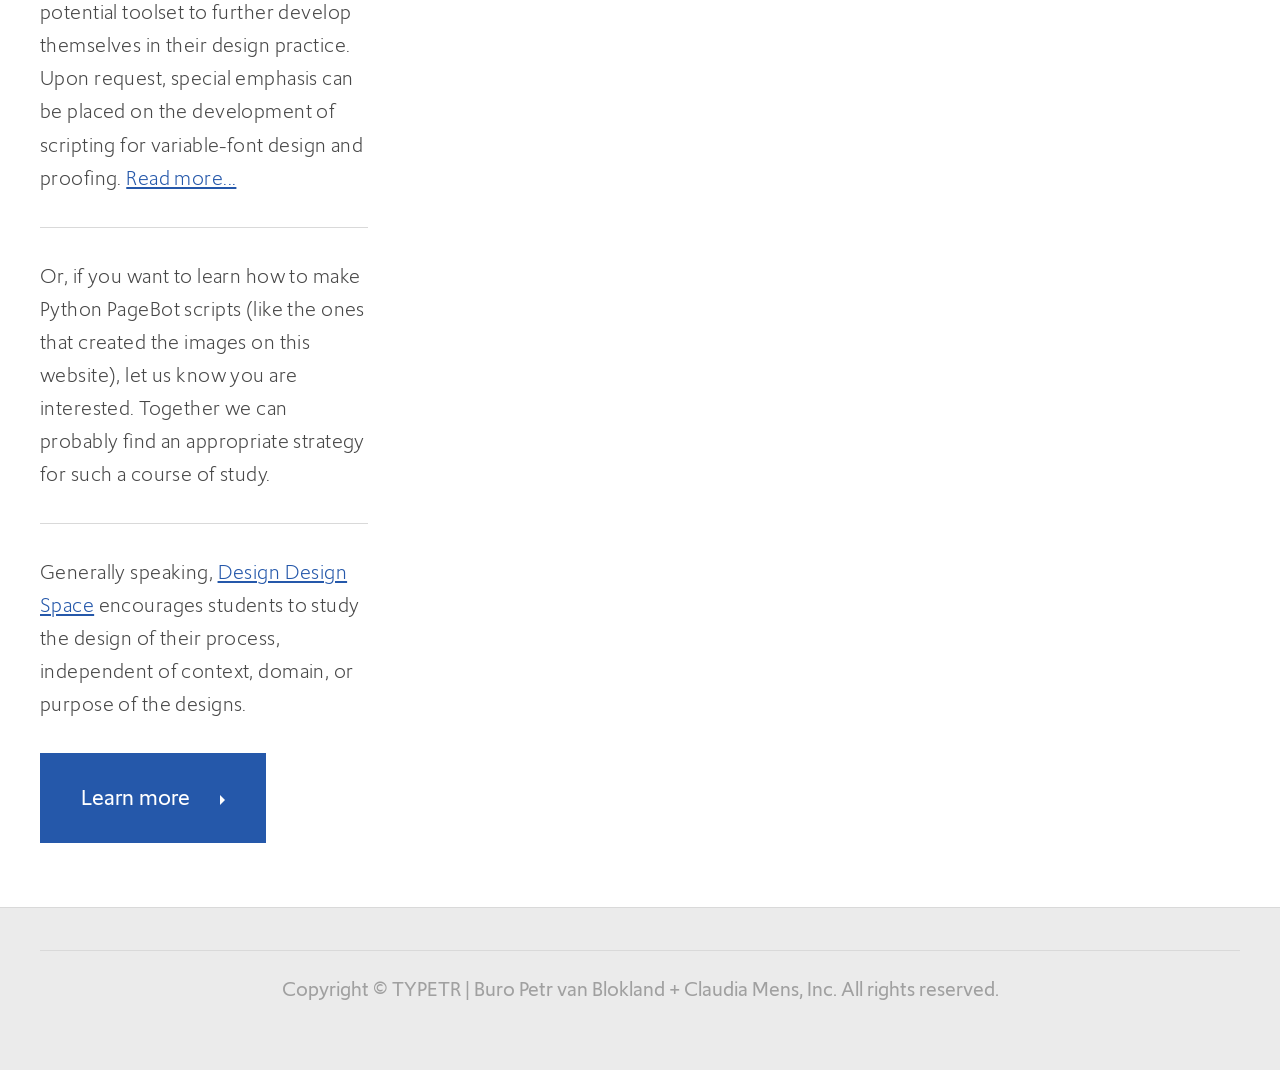
<file: docs/glyphs.html>
<!DOCTYPE HTML>
<!--
	Apex by Pixelarity
	pixelarity.com | hello@pixelarity.com
	License: pixelarity.com/license
-->
<html lang="en">
	<head>
		<title>TYPETR Upgrade | Glyphs</title>
		<meta charset="utf-8" />
		<meta name="viewport" content="width=device-width, initial-scale=1" />
		<!--[if lte IE 8]><script src="assets/js/ie/html5shiv.js"></script><![endif]-->
		<link rel="stylesheet" href="assets/css/main.css" />
		<!--[if lte IE 8]><link rel="stylesheet" href="assets/css/ie8.css" /><![endif]-->
	</head>
	<body>
		<div id="page-wrapper">

			<!-- Header Wrapper -->
				<div id="header-wrapper">

					<!-- Header -->
						<div class="container">
							<header id="page-header">
								<h1><a href="index.html" id="logo"><span>TYPETR</span> Upgrade</a></h1>
								<nav id="nav">
									<ul>
										<li><a href="http://store.typenetwork.com/foundry/typetr/series/upgrade" target="External">Buy</a></li>
										<li><a href="glyphs.html">Glyphs</a></li>
										<li><a href="features.html">Features</a></li>
										<li><a href="stylesaxes.html">Styles and axes</a></li>
										<li><a href="usage.html">Usage</a></li>
										<li><a href="making.html">Making</a></li>
									</ul>
								</nav>
							</header>
						</div>

				</div>


			<!-- Main -->
				<div id="main-wrapper">
					<div class="container">
						<div class="row">
							<div class="4u 12u(mobile)">
								<div class="left-sidebar">

									<!-- Sidebar -->
										<div id="sidebar">

											<!-- Section 2 -->
											    <!--
												<section>
													<header>
														<h2>Sample glyphs</h2>
													</header>
													<ul class="style1 posts">
														<li>
															<a href="#" class="image align-left"><img src="images/fraction.png" alt="" /></a>
															<h3>Capitals</h3>
															<p>[Comparing some capitals per weight by some samples].</p>
														</li>
														<li>
															<a href="#" class="image align-left"><img src="images/smallcaps.png" alt="" /></a>
															<h3>Types of figures</h3>
															<p>[Comparing the types of figure sets by some samples. metrics and usage].</p>
														</li>
													</ul>
												</section>
    										-->
											<!-- Section 3 -->
												<section>
													<header>
														<h2>Design workshops</h2>
													</header>
													<ul class="style1 tweets">
														<li>
															<p>Do you want to learn how to design and produce typefaces like Upgrade, directly from the makers? <a href="http://designdesign.space" target="external">Design Design Space</a> offers a flexible choice of courses and workshops, where participants can define their individual goals.</p>
														</li>
														<li>
															<h3>Python scripting for type designers (four weeks, February 5–March 5, online, six spaces left)</h3>
															<p>During this monthlong course, type designers learn from scratch how to script micro and macro tasks during their type-design process. In a series of short specific assignments that are closely related to their daily tasks (if possible), designers learn to recognize patterns that can be automated, breaking them down into existing functions and ones that need to be developed. <a href="http://designdesign.space/#python-scripting-for-type-designers" target="External">Read more...</a></p>
														</li>
														<li>
															<h3>Python scripting for type designers (three days, March 10–12. Special <a href="http://typemedia.org/robothon/" target="External">Robothon</a> edition, on location in Delft, eleven spaces left</h3>
															<p>Right after <a href="http://typemedia.org/robothon/" target="External">Robothon</a>, as a condensed version of the monthlong “Scripting for type designers” course (February 5–March 5), this three-day course will address the highlights in order to set type designers on the right path. The goal of this abridged course is to give designers an overview of their potential toolset to further develop themselves in their design practice. Upon request, special emphasis can be placed on the development of scripting for variable-font design and proofing. <a href="http://designdesign.space/#python-scripting-for-type-designers-rt" target="External">Read more...</a></p>
														</li>
														<li>
															<p>Or, if you want to learn how to make Python PageBot scripts (like the ones that created the images on this website), let us know you are interested. Together we can probably find an appropriate strategy for such a course of study.</p>
														</li>
														<li>
															<p>Generally speaking, <a href="http://designdesign.space" target="external">Design Design Space</a> encourages students to study the design of their process, independent of context, domain, or purpose of the designs.</p>
														</li>
													</ul>
													<a href="http://designdesign.space" target="external" class="button">Learn more</a>
												</section>

										</div>

								</div>
							</div>
							<div class="8u 12u(mobile) important(mobile)">

								<!-- Content -->
									<div id="content">

										<!-- Article -->
											<article class="featured">
												<header>
													<h2>Upgrade glyph set</h2>
													<span class="byline">The Upgrade family implements “Latin 1 Extended”</span>
												</header>
												<!--
												<p>[Summarizes the groups of glyphs in Latin 1 extended]</p>
											    -->
												<img src="images/glyphset.png" alt="" width="100%"/>
												<!--
												<p>[Showing automated glyph-key-unicode-feature sets in a grid].</p>
											    -->
											</article>
									</div>

							</div>
						</div>
					</div>
				</div>

			<!-- Footer -->
				<div id="footer-wrapper">
					<footer id="page-footer" class="container">
						<div id="copyright">
							Copyright &copy; TYPETR | Buro Petr van Blokland + Claudia Mens, Inc. All rights reserved.
						</div>
					</footer>
				</div>

		</div>

		<!-- Scripts -->
			<script src="assets/js/jquery.min.js"></script>
			<script src="assets/js/jquery.dropotron.min.js"></script>
			<script src="assets/js/jquery.slidertron.min.js"></script>
			<script src="assets/js/skel.min.js"></script>
			<script src="assets/js/skel-viewport.min.js"></script>
			<script src="assets/js/util.js"></script>
			<!--[if lte IE 8]><script src="assets/js/ie/respond.min.js"></script><![endif]-->
			<script src="assets/js/main.js"></script>

	</body>
</html>
</file>
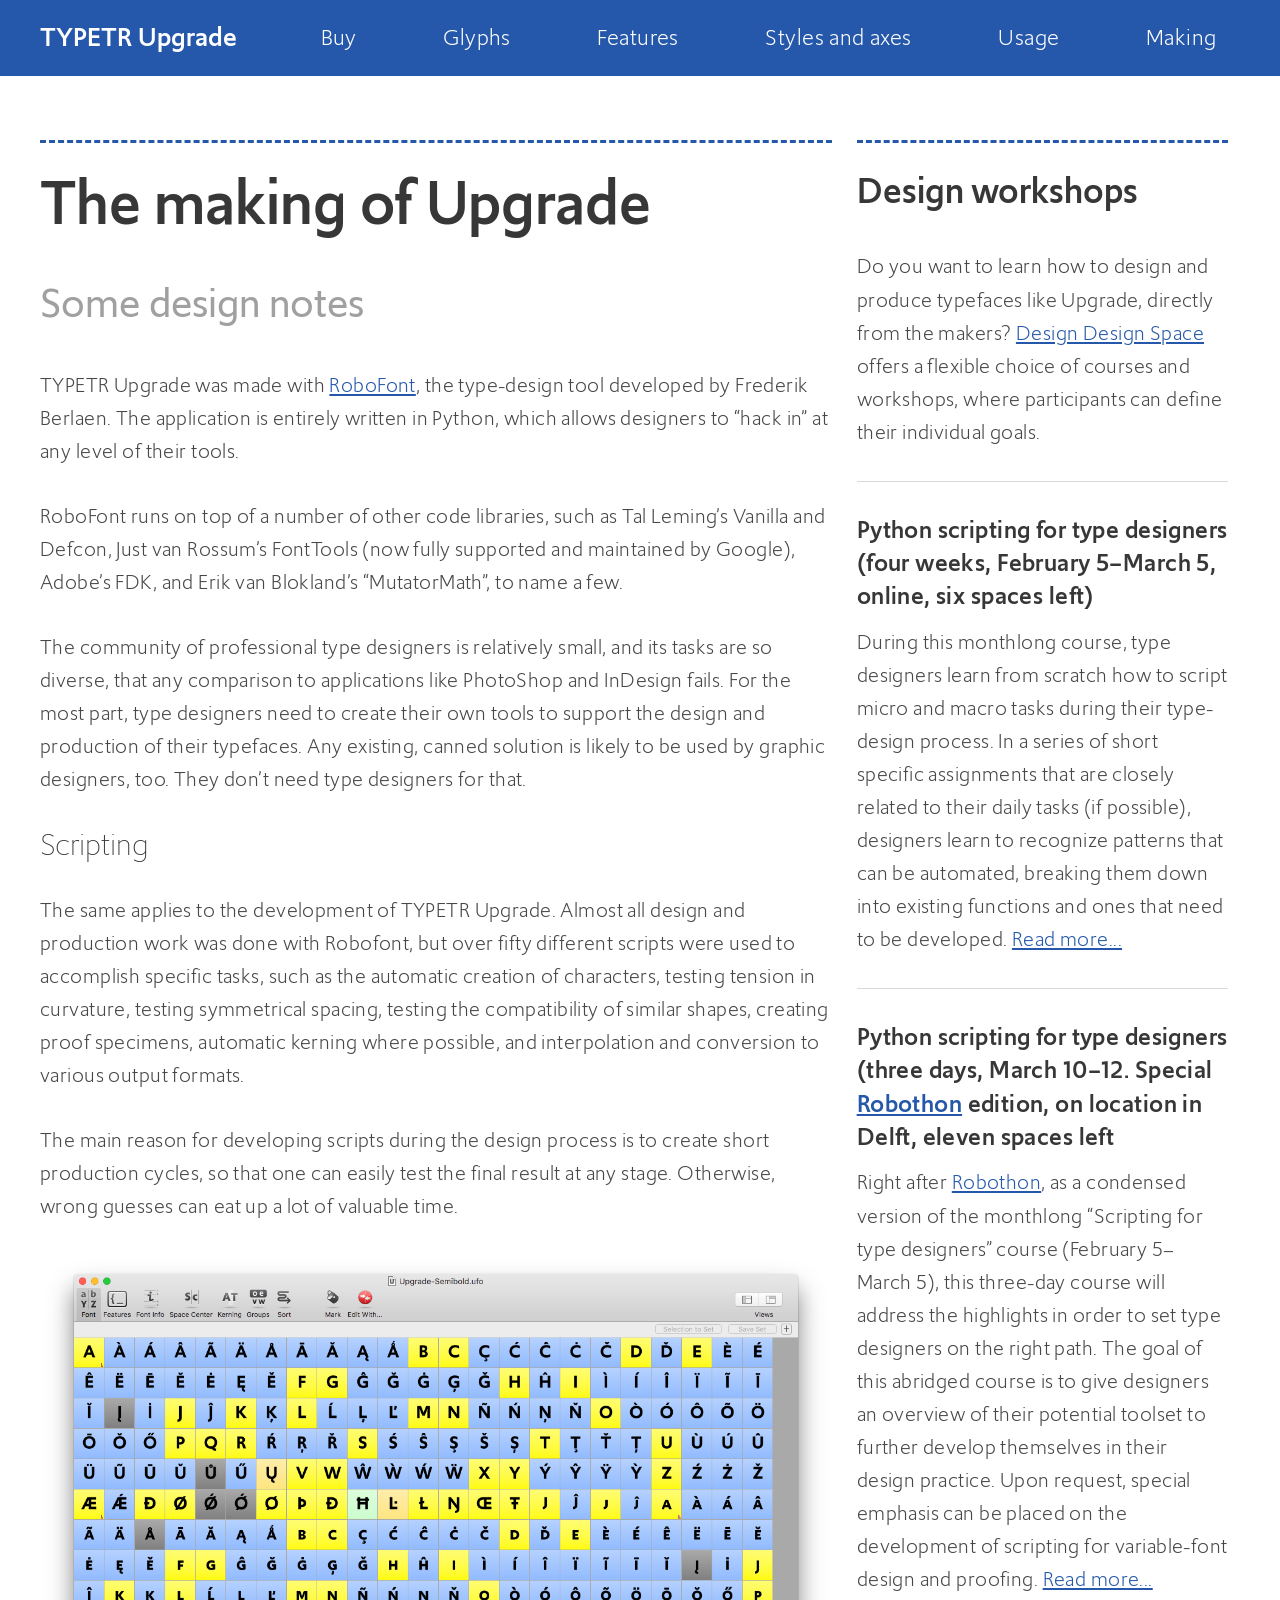
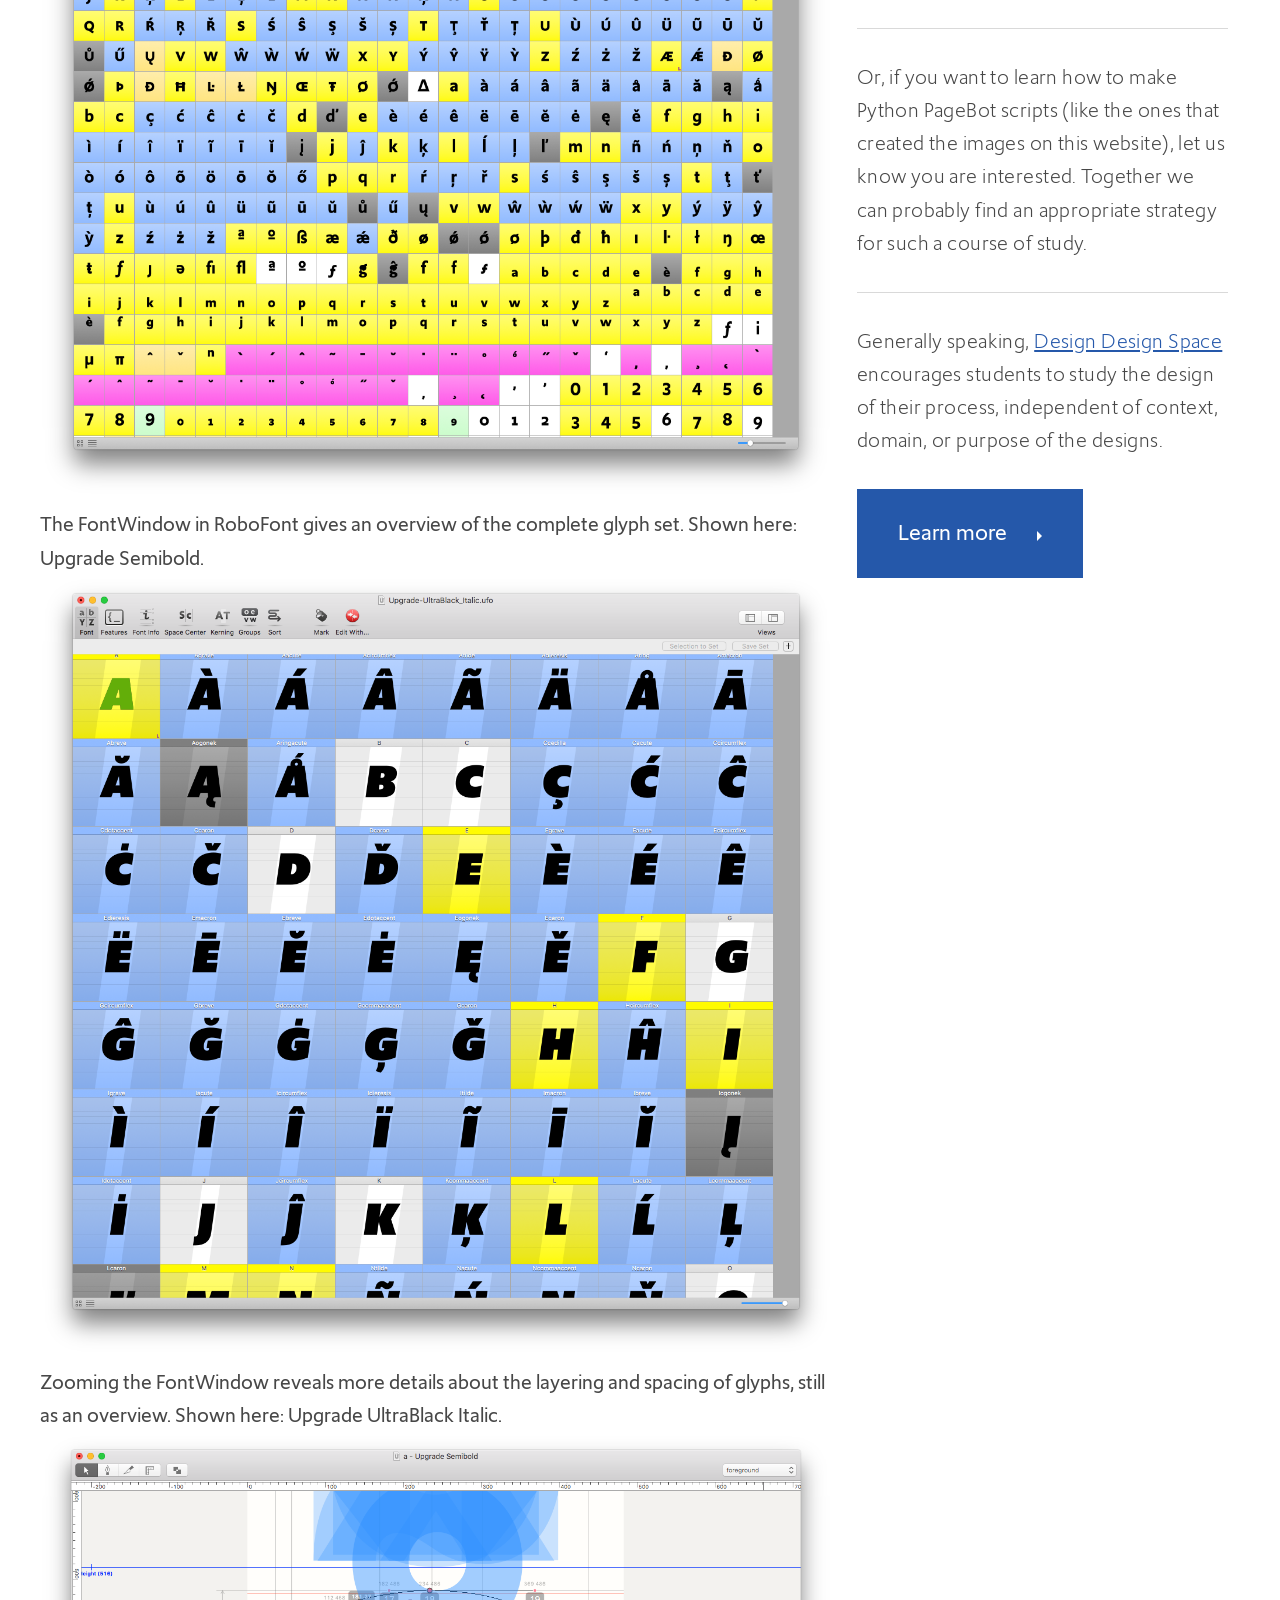
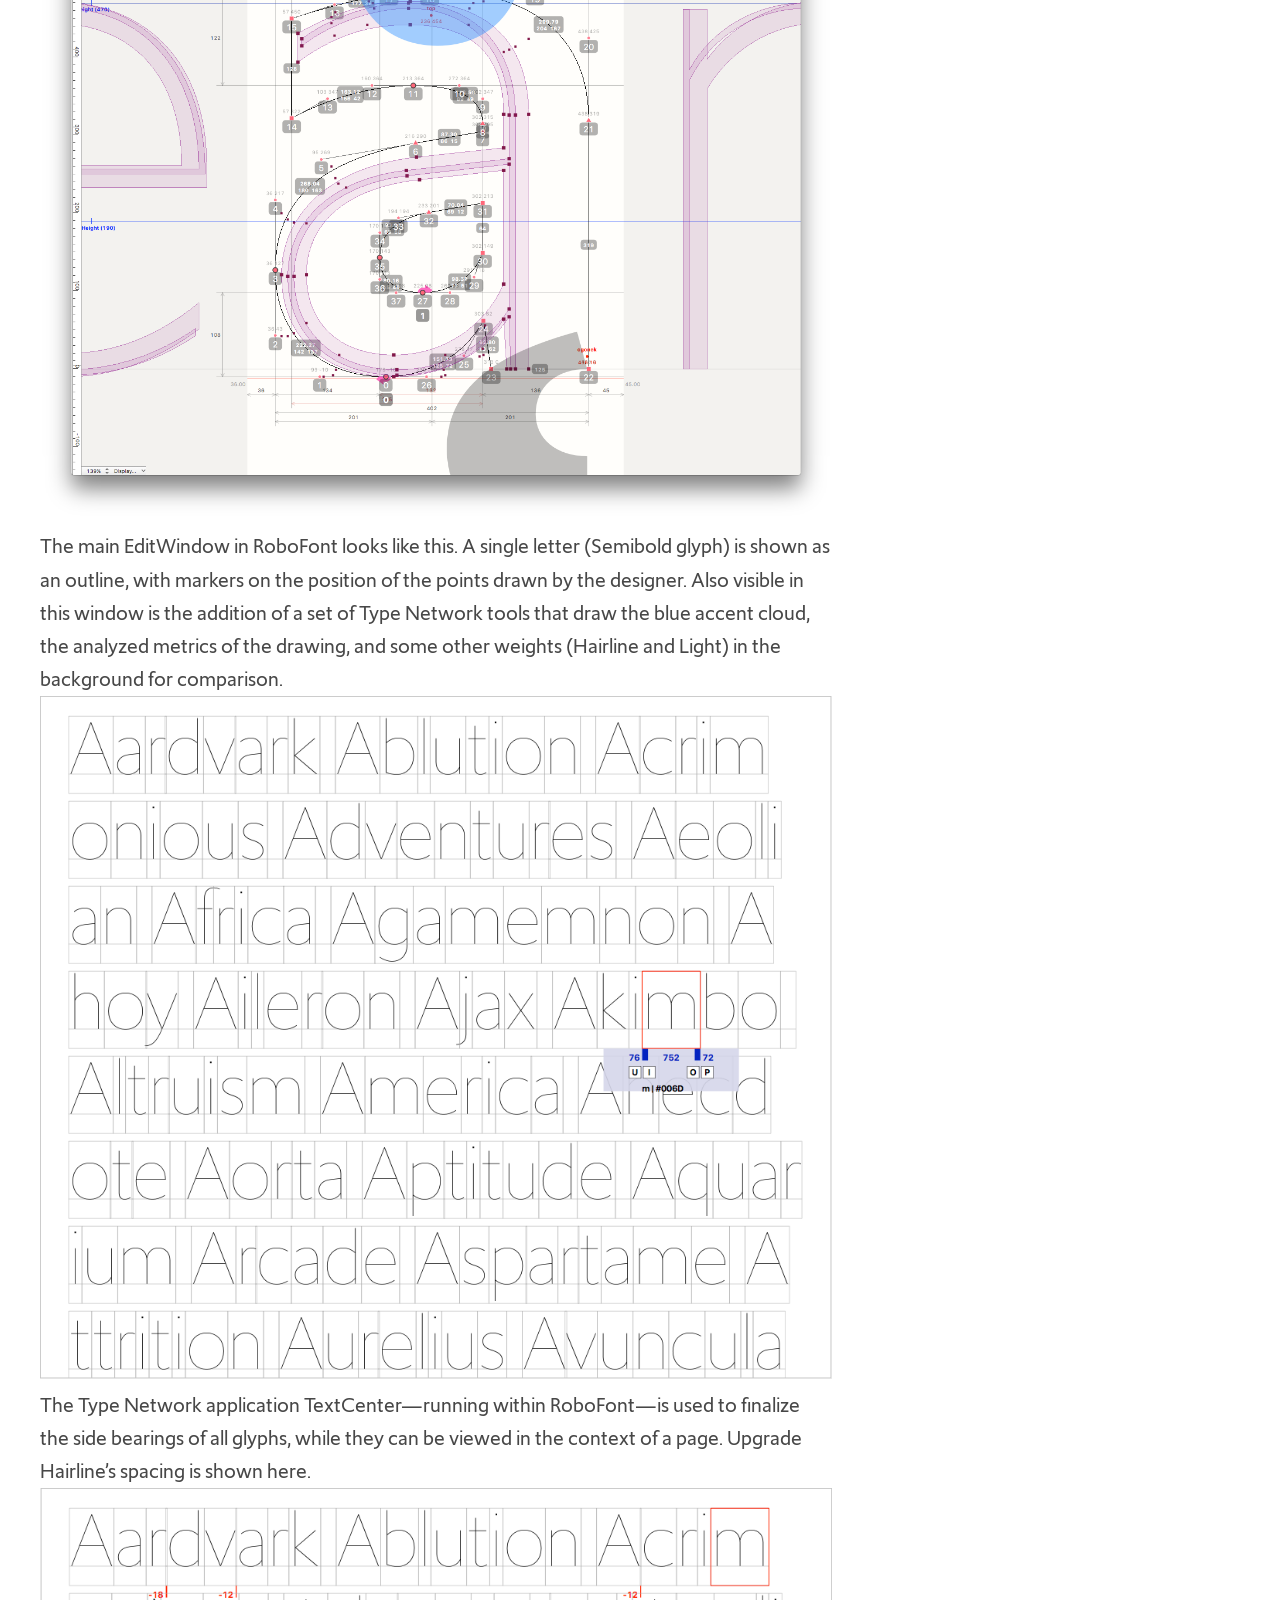
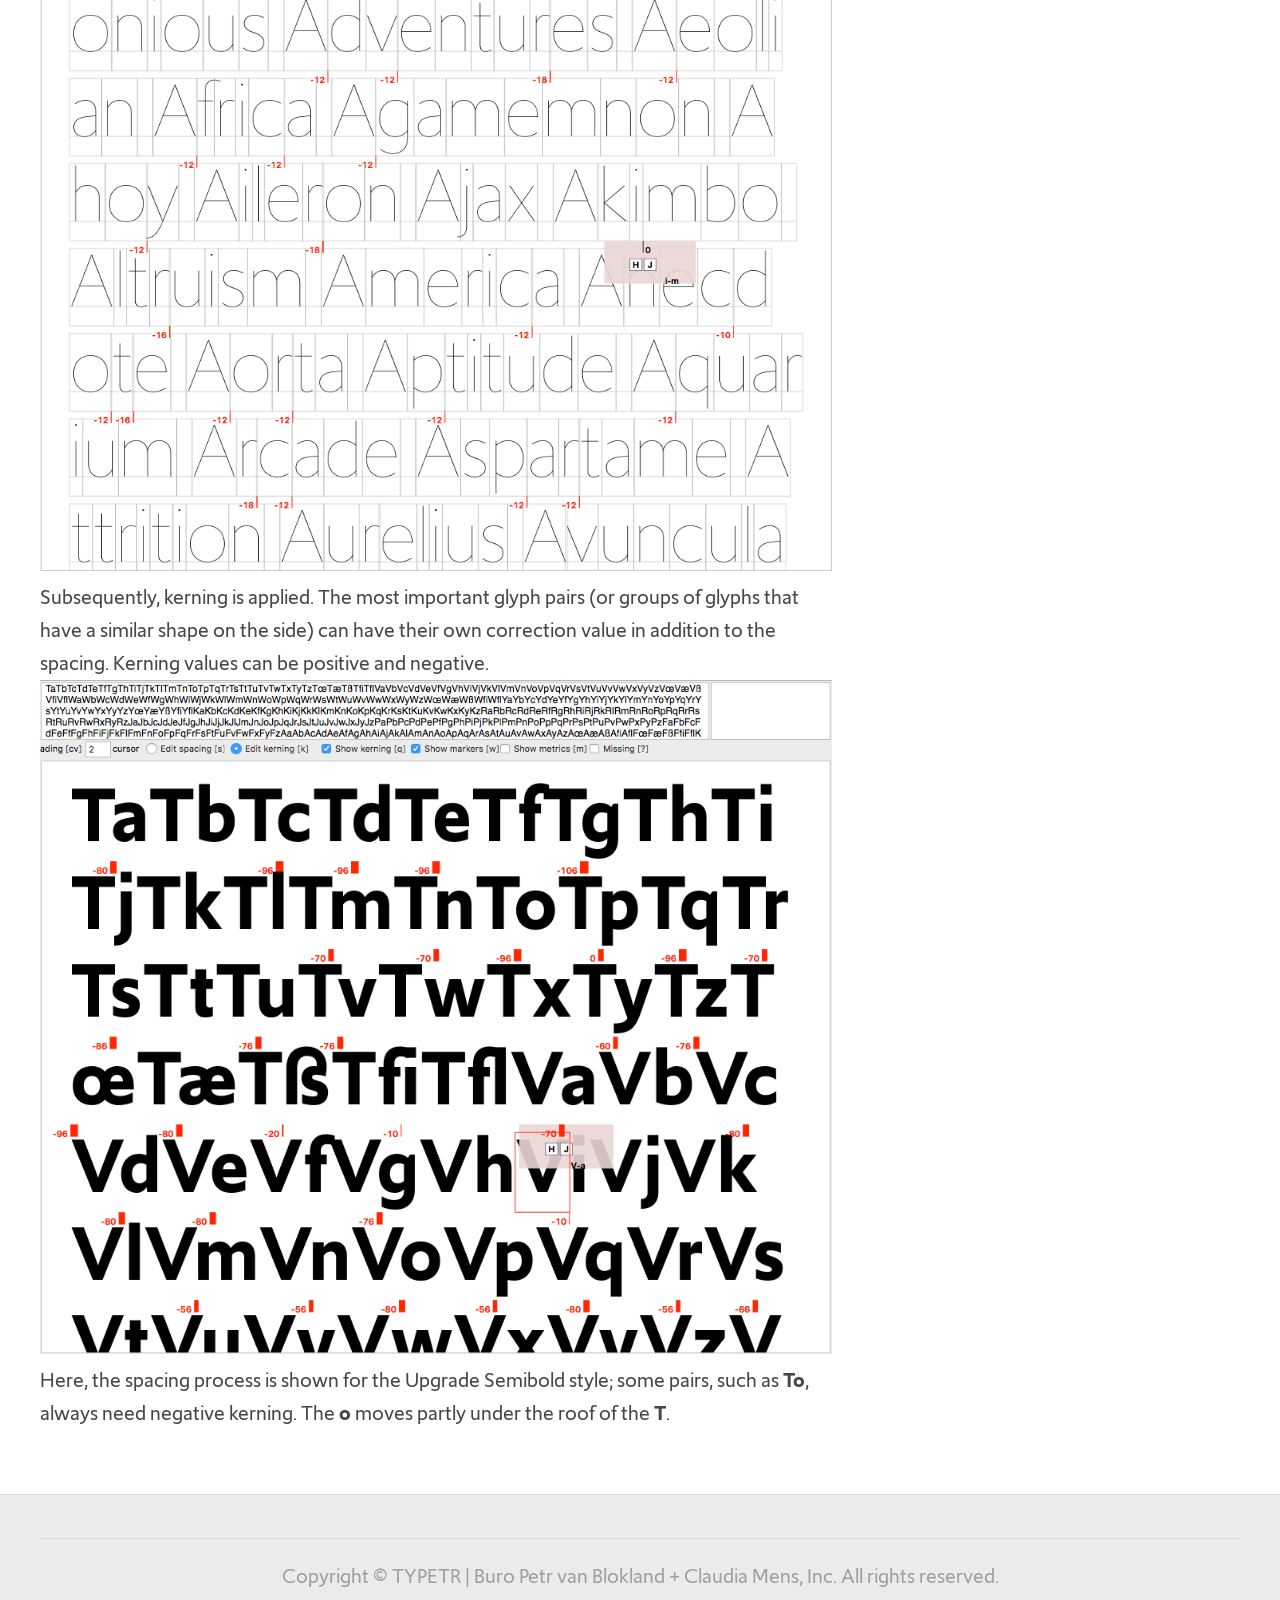
<file: docs/making.html>
<!DOCTYPE HTML>
<!--
	Apex by Pixelarity
	pixelarity.com | hello@pixelarity.com
	License: pixelarity.com/license
-->
<html lang="en">
	<head>
		<title>TYPETR Upgrade | Making</title>
		<meta charset="utf-8" />
		<meta name="viewport" content="width=device-width, initial-scale=1" />
		<!--[if lte IE 8]><script src="assets/js/ie/html5shiv.js"></script><![endif]-->
		<link rel="stylesheet" href="assets/css/main.css" />
		<!--[if lte IE 8]><link rel="stylesheet" href="assets/css/ie8.css" /><![endif]-->
	</head>
	<body>
		<div id="page-wrapper">

			<!-- Header Wrapper -->
				<div id="header-wrapper">

					<!-- Header -->
						<div class="container">
							<header id="page-header">
								<h1><a href="index.html" id="logo"><span>TYPETR</span> Upgrade</a></h1>
								<nav id="nav">
									<ul>
										<li><a href="http://store.typenetwork.com/foundry/typetr/series/upgrade" target="External">Buy</a></li>
										<li><a href="glyphs.html">Glyphs</a></li>
										<li><a href="features.html">Features</a></li>
										<li><a href="stylesaxes.html">Styles and axes</a></li>
										<li><a href="usage.html">Usage</a></li>
										<li><a href="making.html">Making</a></li>
									</ul>
								</nav>
							</header>
						</div>

				</div>

			<!-- Main -->
				<div id="main-wrapper">
					<div class="container">
						<div class="row">
							<div class="8u 12u(mobile) important(mobile)">

								<!-- Content -->
									<div id="content">

										<!-- Article -->
											<article class="featured">
												<header>
													<h2>The making of Upgrade</h2>
													<span class="byline">Some design notes</span>
												</header>
												<p>TYPETR Upgrade was made with <a href="http://doc.robofont.com" target="External">RoboFont</a>, the type-design tool developed by Frederik Berlaen. The application is entirely written in Python, which allows designers to “hack in” at any level of their tools.</p>
												<p>RoboFont runs on top of a number of other code libraries, such as Tal Leming’s Vanilla and Defcon, Just van Rossum’s FontTools (now fully supported and maintained by Google), Adobe’s FDK, and Erik van Blokland’s “MutatorMath”, to name a few.</p>
												<p>The community of professional type designers is relatively small, and its tasks are so diverse, that any comparison to applications like PhotoShop and InDesign fails. For the most part, type designers need to create their own tools to support the design and production of their typefaces. Any existing, canned solution is likely to be used by graphic designers, too. They don’t need type designers for that.</p>

												<h3>Scripting</h3>
												<p>The same applies to the development of TYPETR Upgrade. Almost all design and production work was done with Robofont, but over fifty different scripts were used to accomplish specific tasks, such as the automatic creation of characters, testing tension in curvature, testing symmetrical spacing, testing the compatibility of similar shapes, creating proof specimens, automatic kerning where possible, and interpolation and conversion to various output formats.</p>
												<p>The main reason for developing scripts during the design process is to create short production cycles, so that one can easily test the final result at any stage. Otherwise, wrong guesses can eat up a lot of valuable time.</p>

												<figure>
												<img src="images/upgradefontwindow1.png" alt="" width="100%"/>
												<figcaption>The FontWindow in RoboFont gives an overview of the complete glyph set. Shown here: Upgrade Semibold.</figcaption>
												</figure>
												<figure>
												<img src="images/upgradefontwindow2.png" alt="" width="100%"/>
												<figcaption>Zooming the FontWindow reveals more details about the layering and spacing of glyphs, still as an overview. Shown here: Upgrade UltraBlack Italic.</figcaption>
												</figure>
												<figure>
												<img src="images/upgradeeditwindow.png" alt="" width="100%"/>	
												<figcaption>The main EditWindow in RoboFont looks like this. A single letter (Semibold glyph) is shown as an outline, with markers on the position of the points drawn by the designer. Also visible in this window is the addition of a set of Type Network tools that draw the blue accent cloud, the analyzed metrics of the drawing, and some other weights (Hairline and Light) in the background for comparison.</figcaption>
												</figure>
												<figure>
												<img src="images/upgradehairline.png" alt="" width="100%"/>
												<figcaption>The Type Network application TextCenter—running within RoboFont—is used to finalize the side bearings of all glyphs, while they can be viewed in the context of a page. Upgrade Hairline’s spacing is shown here.</figcaption> 
												<figure>
												<img src="images/upgradehairlinekerning.png" alt="" width="100%"/>
												<figcaption>Subsequently, kerning is applied. The most important glyph pairs (or groups of glyphs that have a similar shape on the side) can have their own correction value in addition to the spacing. Kerning values can be positive and negative.</figcaption>
												</figure>
												<figure>
												<img src="images/upgradekerning.png" alt="" width="100%"/>
												<figcaption>Here, the spacing process is shown for the Upgrade Semibold style; some pairs, such as <b>To</b>, always need negative kerning. The <b>o</b> moves partly under the roof of the <b>T</b>.</figcaption> 
												</figure>
												<!--
												<img src="images/upgradetextcenterkerning.png" alt="" width="100%"/>
												<p>Showing the full glyph set in SpaceCenter for Upgrade Semibold.</p>
												-->
											</article>

									</div>

							</div>
							<div class="4u 12u(mobile)">
								<div class="right-sidebar">

									<!-- Sidebar -->
										<div id="sidebar">

											<!-- Section 3 -->
												<section>
													<header>
														<h2>Design workshops</h2>
													</header>
													<ul class="style1 tweets">
														<li>
															<p>Do you want to learn how to design and produce typefaces like Upgrade, directly from the makers? <a href="http://designdesign.space" target="external">Design Design Space</a> offers a flexible choice of courses and workshops, where participants can define their individual goals.</p>
														</li>
														<li>
															<h3>Python scripting for type designers (four weeks, February 5–March 5, online, six spaces left)</h3>
															<p>During this monthlong course, type designers learn from scratch how to script micro and macro tasks during their type-design process. In a series of short specific assignments that are closely related to their daily tasks (if possible), designers learn to recognize patterns that can be automated, breaking them down into existing functions and ones that need to be developed. <a href="http://designdesign.space/#python-scripting-for-type-designers" target="External">Read more...</a></p>
														</li>
														<li>
															<h3>Python scripting for type designers (three days, March 10–12. Special <a href="http://typemedia.org/robothon/" target="External">Robothon</a> edition, on location in Delft, eleven spaces left</h3>
															<p>Right after <a href="http://typemedia.org/robothon/" target="External">Robothon</a>, as a condensed version of the monthlong “Scripting for type designers” course (February 5–March 5), this three-day course will address the highlights in order to set type designers on the right path. The goal of this abridged course is to give designers an overview of their potential toolset to further develop themselves in their design practice. Upon request, special emphasis can be placed on the development of scripting for variable-font design and proofing. <a href="http://designdesign.space/#python-scripting-for-type-designers-rt" target="External">Read more...</a></p>
														</li>
														<li>
															<p>Or, if you want to learn how to make Python PageBot scripts (like the ones that created the images on this website), let us know you are interested. Together we can probably find an appropriate strategy for such a course of study.</p>
														</li>
														<li>
															<p>Generally speaking, <a href="http://designdesign.space" target="external">Design Design Space</a> encourages students to study the design of their process, independent of context, domain, or purpose of the designs.</p>
														</li>
													</ul>
													<a href="http://designdesign.space" target="external" class="button">Learn more</a>
												</section>

										</div>

								</div>
							</div>
						</div>
					</div>
				</div>

			<!-- Footer -->
				<div id="footer-wrapper">
					<footer id="page-footer" class="container">
						<div id="copyright">
							Copyright &copy; TYPETR | Buro Petr van Blokland + Claudia Mens, Inc. All rights reserved.
						</div>
					</footer>
				</div>

		</div>

		<!-- Scripts -->
			<script src="assets/js/jquery.min.js"></script>
			<script src="assets/js/jquery.dropotron.min.js"></script>
			<script src="assets/js/jquery.slidertron.min.js"></script>
			<script src="assets/js/skel.min.js"></script>
			<script src="assets/js/skel-viewport.min.js"></script>
			<script src="assets/js/util.js"></script>
			<!--[if lte IE 8]><script src="assets/js/ie/respond.min.js"></script><![endif]-->
			<script src="assets/js/main.js"></script>

	</body>
</html>
</file>
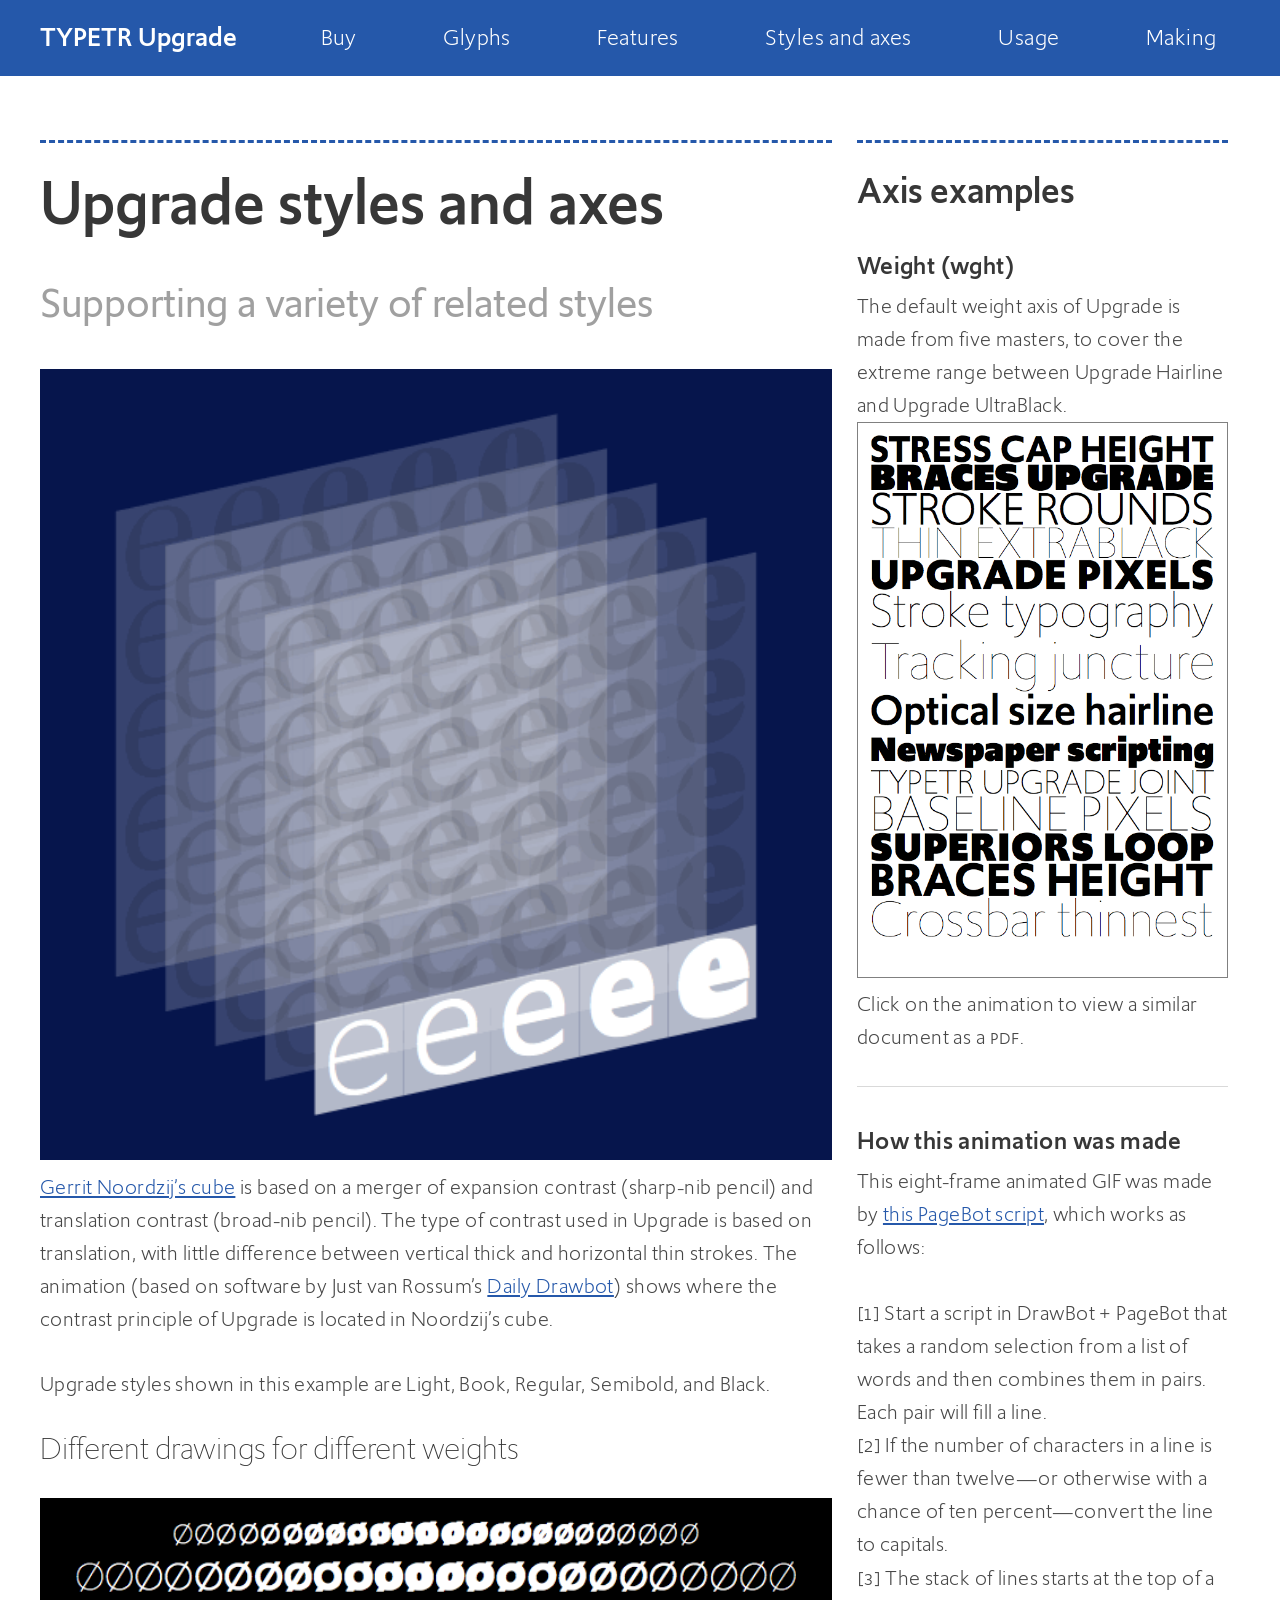
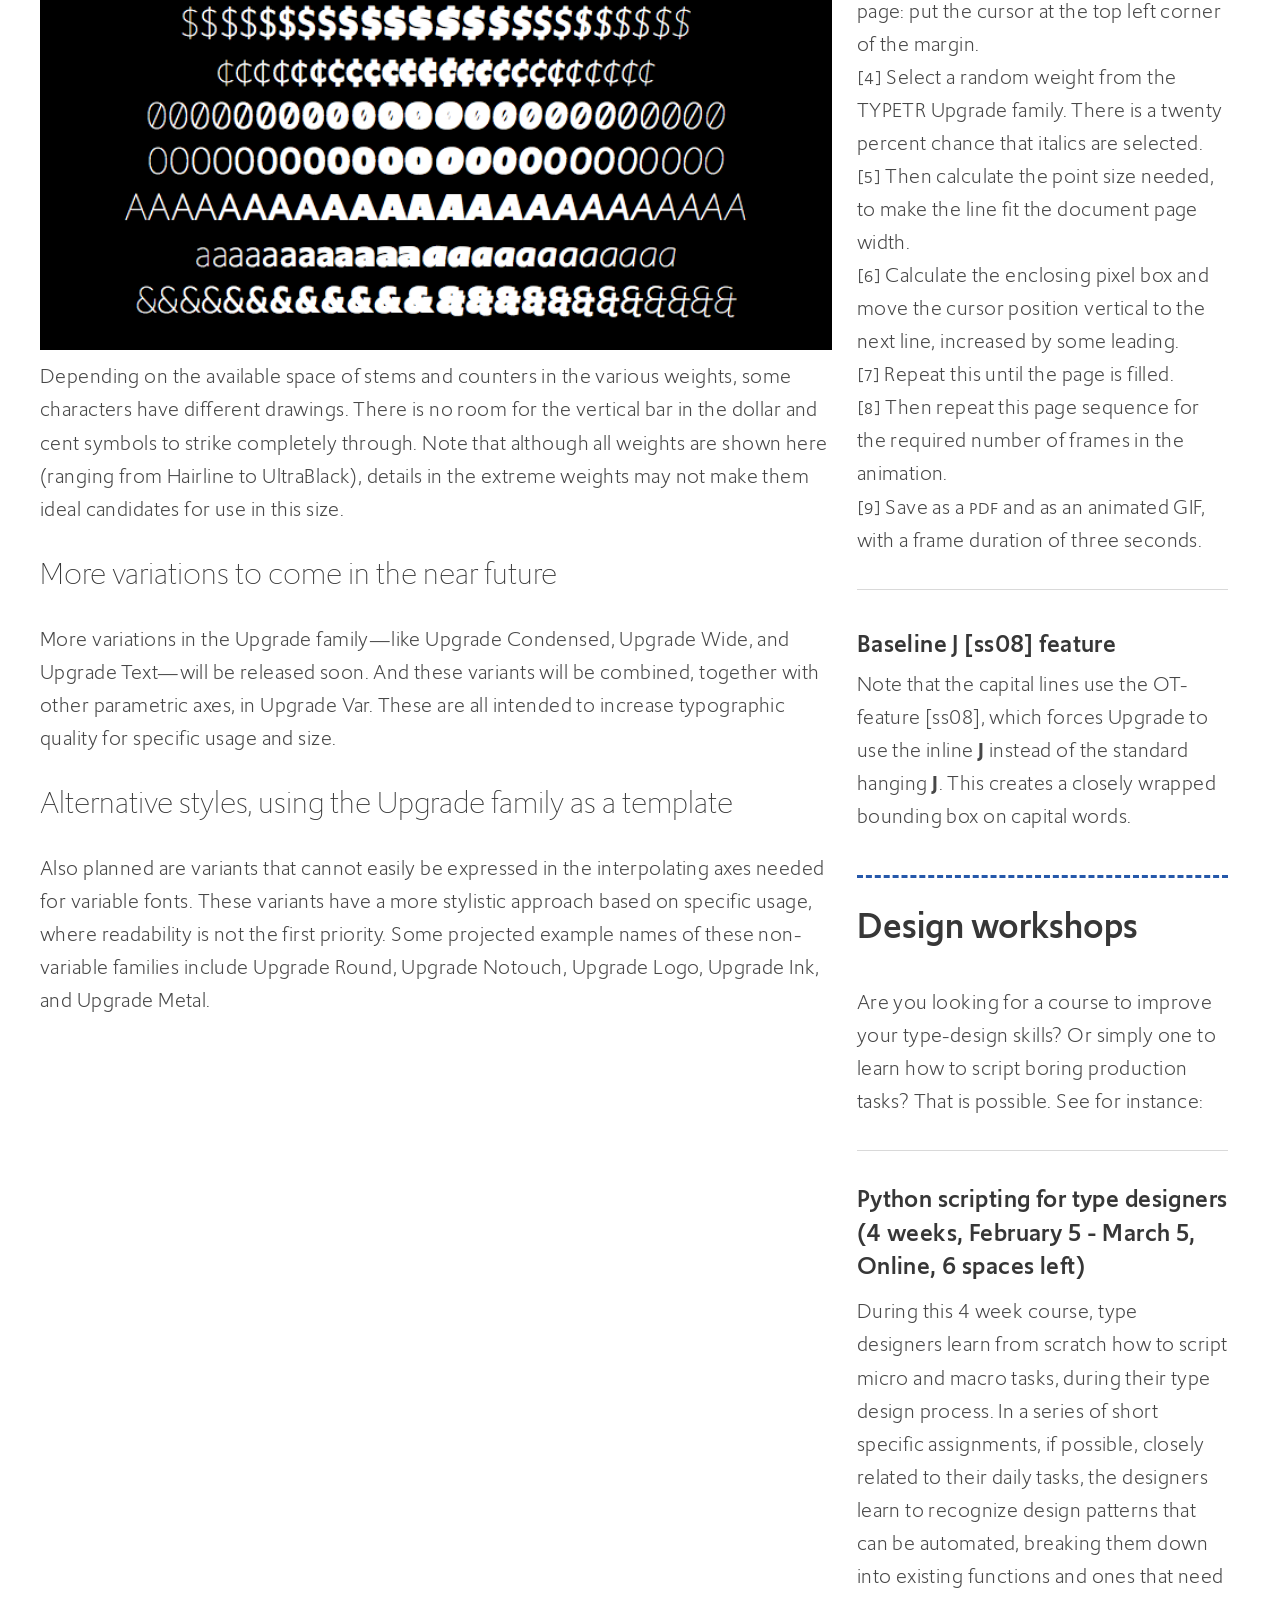
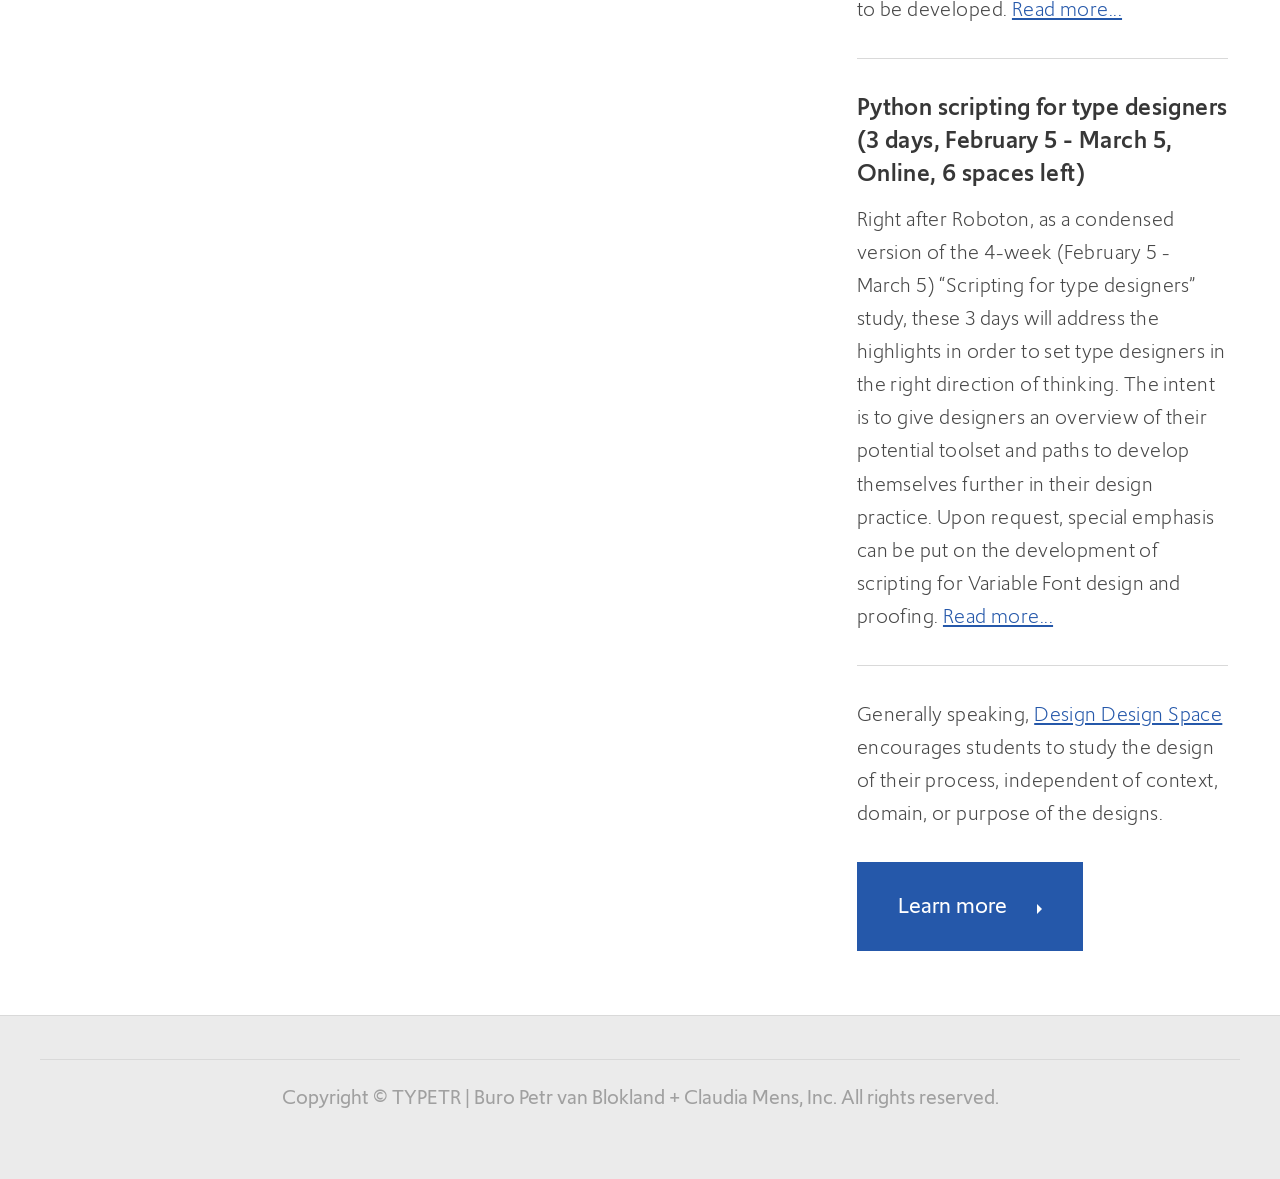
<file: docs/stylesaxes.html>
<!DOCTYPE HTML>
<!--
	Apex by Pixelarity
	pixelarity.com | hello@pixelarity.com
	License: pixelarity.com/license
-->
<html lang="en">
	<head>
		<title>TYPETR Upgrade | Styles and axes</title>
		<meta charset="utf-8" />
		<meta name="viewport" content="width=device-width, initial-scale=1" />
		<!--[if lte IE 8]><script src="assets/js/ie/html5shiv.js"></script><![endif]-->
		<link rel="stylesheet" href="assets/css/main.css" />
		<!--[if lte IE 8]><link rel="stylesheet" href="assets/css/ie8.css" /><![endif]-->
	</head>
	<body>
		<div id="page-wrapper">

			<!-- Header Wrapper -->
				<div id="header-wrapper">

					<!-- Header -->
						<div class="container">
							<header id="page-header">
								<h1><a href="index.html" id="logo"><span>TYPETR</span> Upgrade</a></h1>
								<nav id="nav">
									<ul>
										<li><a href="http://store.typenetwork.com/foundry/typetr/series/upgrade" target="External">Buy</a></li>
										<li><a href="glyphs.html">Glyphs</a></li>
										<li><a href="features.html">Features</a></li>
										<li><a href="stylesaxes.html">Styles and axes</a></li>
										<li><a href="usage.html">Usage</a></li>
										<li><a href="making.html">Making</a></li>
									</ul>
								</nav>
							</header>
						</div>

				</div>

			<!-- Main -->
				<div id="main-wrapper">
					<div class="container">
						<div class="row">
							<div class="8u 12u(mobile) important(mobile)">

								<!-- Content -->
									<div id="content">

										<!-- Article -->
											<article class="featured">
												<header>
													<h2>Upgrade styles and axes</h2>
													<span class="byline">Supporting a variety of related styles</span>
												</header>
												<figure>
												<img src="images/NoordzijCube-test-x-1000MMTranspUpgrade.gif" alt="NoordzijCube-test-x-1000MMTranspUpgrade.gif" width="100%"/>
												</figure>
												<p><a href="https://typetr.typenetwork.com/news/article/The-Gerrit-Noordzij-Cube">Gerrit Noordzij’s cube</a> is based on a merger of expansion contrast (sharp-nib pencil) and translation contrast (broad-nib pencil). The type of contrast used in Upgrade is based on translation, with little difference between vertical thick and horizontal thin strokes. The animation (based on software by Just van Rossum’s <a href="http://dailydrawbot.tumblr.com" target="external">Daily Drawbot</a>) shows where the contrast principle of Upgrade is located in Noordzij’s cube.</p>
												<p>Upgrade styles shown in this example are Light, Book, Regular, Semibold, and Black.</p>   

												<h3>Different drawings for different weights</h3>
												<figure>
												<img src="images/glyphsbyweights.png" alt="glyphsbyweights.png" width="100%"/>
												</figure>
												<p>Depending on the available space of stems and counters in the various weights, some characters have different drawings. There is no room for the vertical bar in the dollar and cent symbols to strike completely through. Note that although all weights are shown here (ranging from Hairline to UltraBlack), details in the extreme weights may not make them ideal candidates for use in this size.</p>

												<h3>More variations to come in the near future</h3>
												<p>More variations in the Upgrade family—like Upgrade Condensed, Upgrade Wide, and Upgrade Text—will be released soon. And these variants will be combined, together with other parametric axes, in Upgrade Var. These are all intended to increase typographic quality for specific usage and size.</p>

												<h3>Alternative styles, using the Upgrade family as a template</h3>
												<p>Also planned are variants that cannot easily be expressed in the interpolating axes needed for variable fonts. These variants have a more stylistic approach based on specific usage, where readability is not the first priority. Some projected example names of these non-variable families include Upgrade Round, Upgrade Notouch, Upgrade Logo, Upgrade Ink, and Upgrade Metal.</p>

											</article>


									</div>

							</div>
							<div class="4u 12u(mobile)">
								<div class="right-sidebar">

									<!-- Sidebar -->
										<div id="sidebar">

											<!-- Section 2 -->
												<section>
													<header>
														<h2>Axis examples</h2>
													</header>
													<ul class="style1 posts">
														<li>
															<h3>Weight (wght)</h3>
															<p>The default weight axis of Upgrade is made from five masters, to cover the extreme range between Upgrade Hairline and Upgrade UltraBlack.
															<a href="documents/stackedTypePages.pdf" target="external"><img src="images/stackedTypePages.gif" class="spreadPageLeft" width="100%"></a>
															Click on the animation to view a similar document as a <span class="c2sc">PDF</span>.</p>
														</li>
														<li>
															<h3>How this animation was made</h3>
															<p>This eight-frame animated GIF was made by <a href="scripts/stackedWords.py">this PageBot script</a>, which works as follows: <br><br>

															<span class="c2sc">[1]</span> Start a script in <em>DrawBot + PageBot</em> that takes a random selection from a list of words and then combines them in pairs. Each pair will fill a line.<br> 
															<span class="c2sc">[2]</span> If the number of characters in a line is fewer than twelve—or otherwise with a chance of ten percent—convert the line to capitals.<br>
															<span class="c2sc">[3]</span> The stack of lines starts at the top of a page: put the cursor at the top left corner of the margin.<br>
															<span class="c2sc">[4]</span> Select a random weight from the TYPETR Upgrade family. There is a twenty percent chance that italics are selected.<br>
															<span class="c2sc">[5]</span> Then calculate the point size needed, to make the line fit the document page width.<br>
															<span class="c2sc">[6]</span> Calculate the enclosing pixel box and move the cursor position vertical to the next line, increased by some leading.<br>
															<span class="c2sc">[7]</span> Repeat this until the page is filled.<br>
															<span class="c2sc">[8]</span> Then repeat this page sequence for the required number of frames in the animation.<br>
															<span class="c2sc">[9]</span> Save as a <span class="c2sc">PDF</span> and as an animated GIF, with a frame duration of three seconds.<br>
															</p>
														</li>
														<li>
															<h3>Baseline J [ss08] feature</h3>
															<p>Note that the capital lines use the OT-feature [ss08], which forces Upgrade to use the inline <b>J</b> instead of the standard hanging <b>J</b>. This creates a closely wrapped bounding box on capital words.</p>

														</li>
														<!--
														<li>
															<a href="#" class="image align-left"><img src="images/pic13.jpg" alt="" /></a>
															<h3>Width</h3>
															<p>[Explaining image how a composite width axis works (also changing the weight)]</p>
														</li>
														<li>
															<a href="#" class="image align-left"><img src="images/pic14.jpg" alt="" /></a>
															<h3>Primary axis x-transparant (XTRA)</h3>
															<p>[What happens if the counter widths change, while the stems remain identical]</p>
														</li>
														<li>
															<a href="#" class="image align-left"><img src="images/pic15.jpg" alt="" /></a>
															<h3>Primary axis x-opaque (XOPQ)</h3>
															<p>[What happens if the stem widths change, while the counters remain identical]</p>
															<span class="date">1 day ago</span>
														</li>
														<li>
															<a href="#" class="image align-left"><img src="images/pic14.jpg" alt="" /></a>
															<h3>Primary axis y-transparant (YTRA)</h3>
															<p>[What happens if ...]</p>
														</li>
														<li>
															<a href="#" class="image align-left"><img src="images/pic15.jpg" alt="" /></a>
															<h3>Primary axis y-opaque (YOPQ)</h3>
															<p>[What happens if ...]</p>
														</li>
													-->
													</ul>
												</section>

											<!-- Section 3 -->
												<section>
													<header>
														<h2>Design workshops</h2>
													</header>
													<ul class="style1 tweets">
														<li>
															<p>Are you looking for a course to improve your type-design skills? Or simply one to learn how to script boring production tasks? That is possible. See for instance:</p>
														</li>
														<li>
															<h3>Python scripting for type designers (4 weeks, February 5 - March 5, Online, 6 spaces left)</h3>
															<p>During this 4 week course, type designers learn from scratch how to script micro and macro tasks, during their type design process. In a series of short specific assignments, if possible, closely related to their daily tasks, the designers learn to recognize design patterns that can be automated, breaking them down into existing functions and ones that need to be developed. <a href="http://designdesign.space/#python-scripting-for-type-designers" target="External">Read more...</a></p>
														</li>
														<li>
															<h3>Python scripting for type designers (3 days, February 5 - March 5, Online, 6 spaces left)</h3>
															<p>Right after Roboton, as a condensed version of the 4-week (February 5 - March 5) “Scripting for type designers” study, these 3 days will address the highlights in order to set type designers in the right direction of thinking. The intent is to give designers an overview of their potential toolset and paths to develop themselves further in their design practice. Upon request, special emphasis can be put on the development of scripting for Variable Font design and proofing. <a href="http://designdesign.space/#python-scripting-for-type-designers-rt" target="External">Read more...</a></p>
														</li>
														<li>
															<p>Generally speaking, <a href="http://designdesign.space" target="external">Design Design Space</a> encourages students to study the design of their process, independent of context, domain, or purpose of the designs.</p>
														</li>
													</ul>
													<a href="http://designdesign.space" target="external" class="button">Learn more</a>
												</section>

										</div>

								</div>
							</div>
						</div>
					</div>
				</div>

			<!-- Footer -->
				<div id="footer-wrapper">
					<footer id="page-footer" class="container">
						<div id="copyright">
							Copyright &copy; TYPETR | Buro Petr van Blokland + Claudia Mens, Inc. All rights reserved.
						</div>
					</footer>
				</div>

		</div>

		<!-- Scripts -->
			<script src="assets/js/jquery.min.js"></script>
			<script src="assets/js/jquery.dropotron.min.js"></script>
			<script src="assets/js/jquery.slidertron.min.js"></script>
			<script src="assets/js/skel.min.js"></script>
			<script src="assets/js/skel-viewport.min.js"></script>
			<script src="assets/js/util.js"></script>
			<!--[if lte IE 8]><script src="assets/js/ie/respond.min.js"></script><![endif]-->
			<script src="assets/js/main.js"></script>

	</body>
</html>
</file>
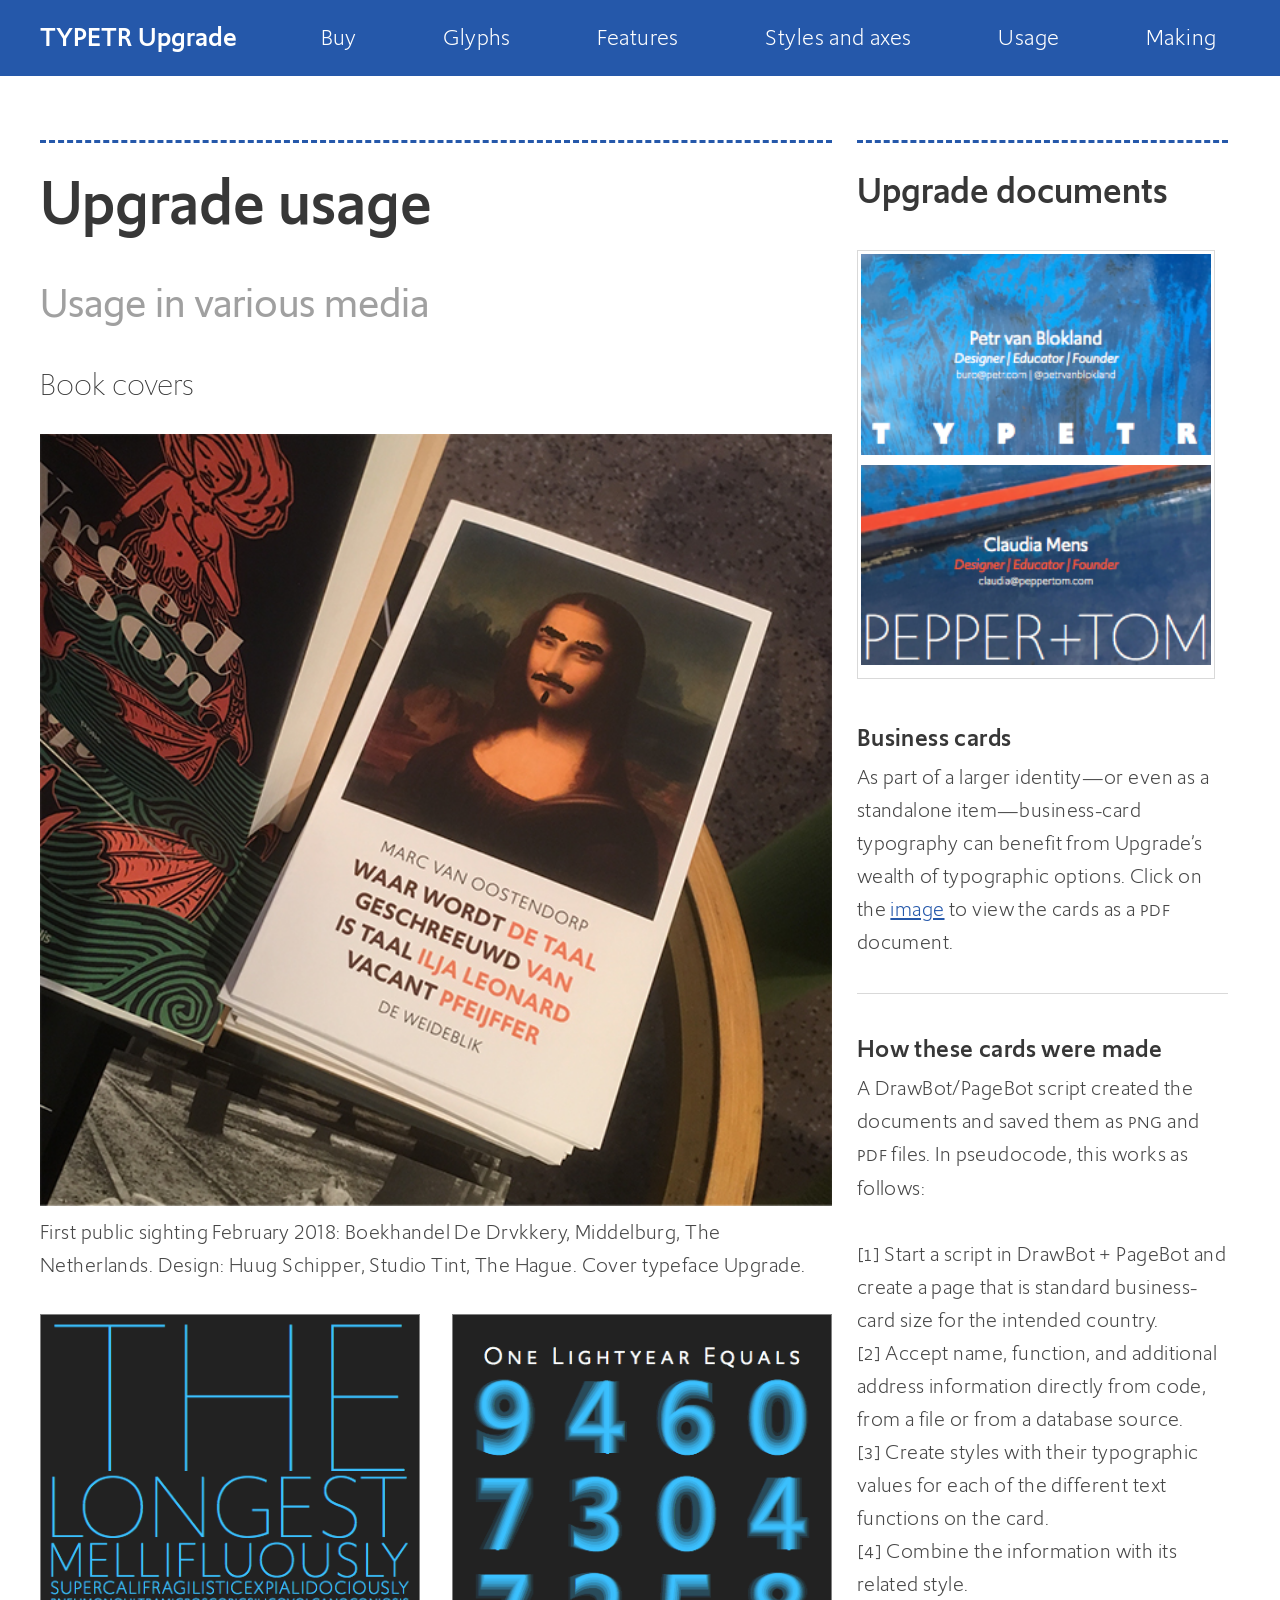
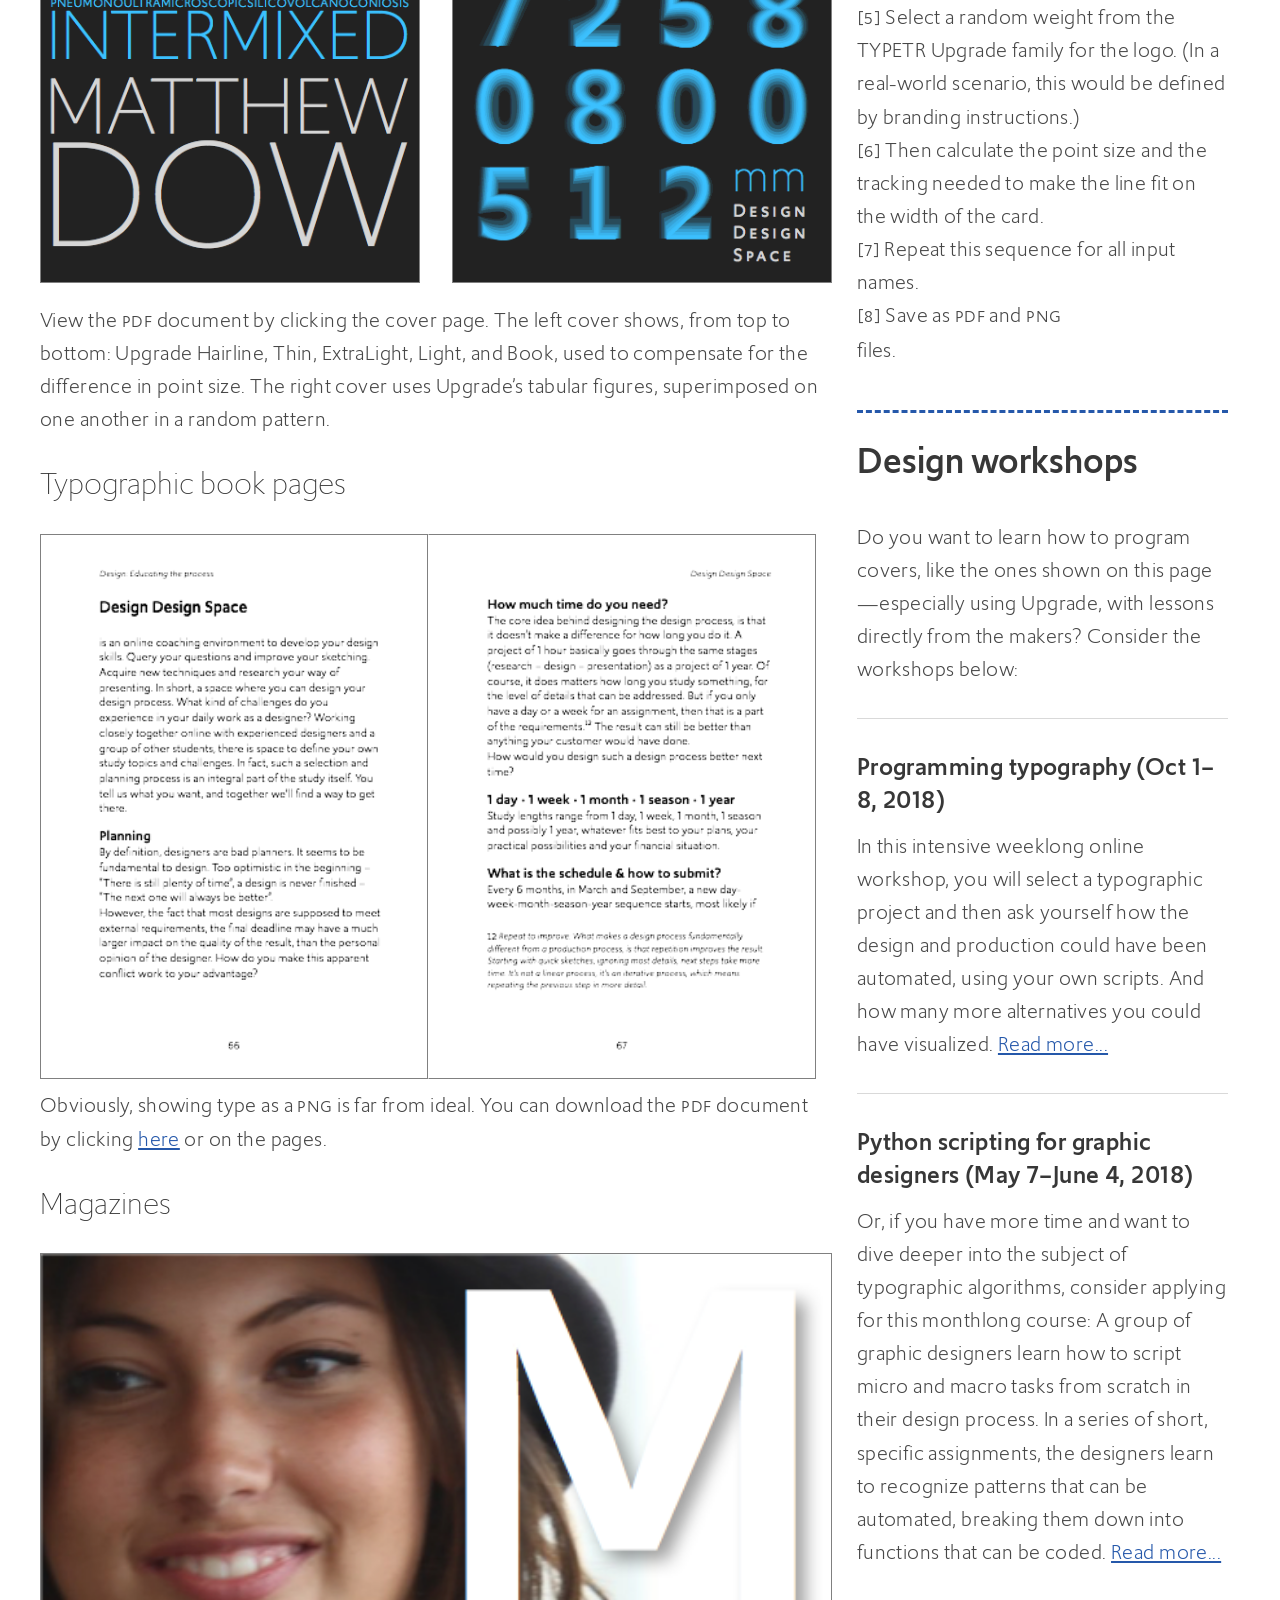
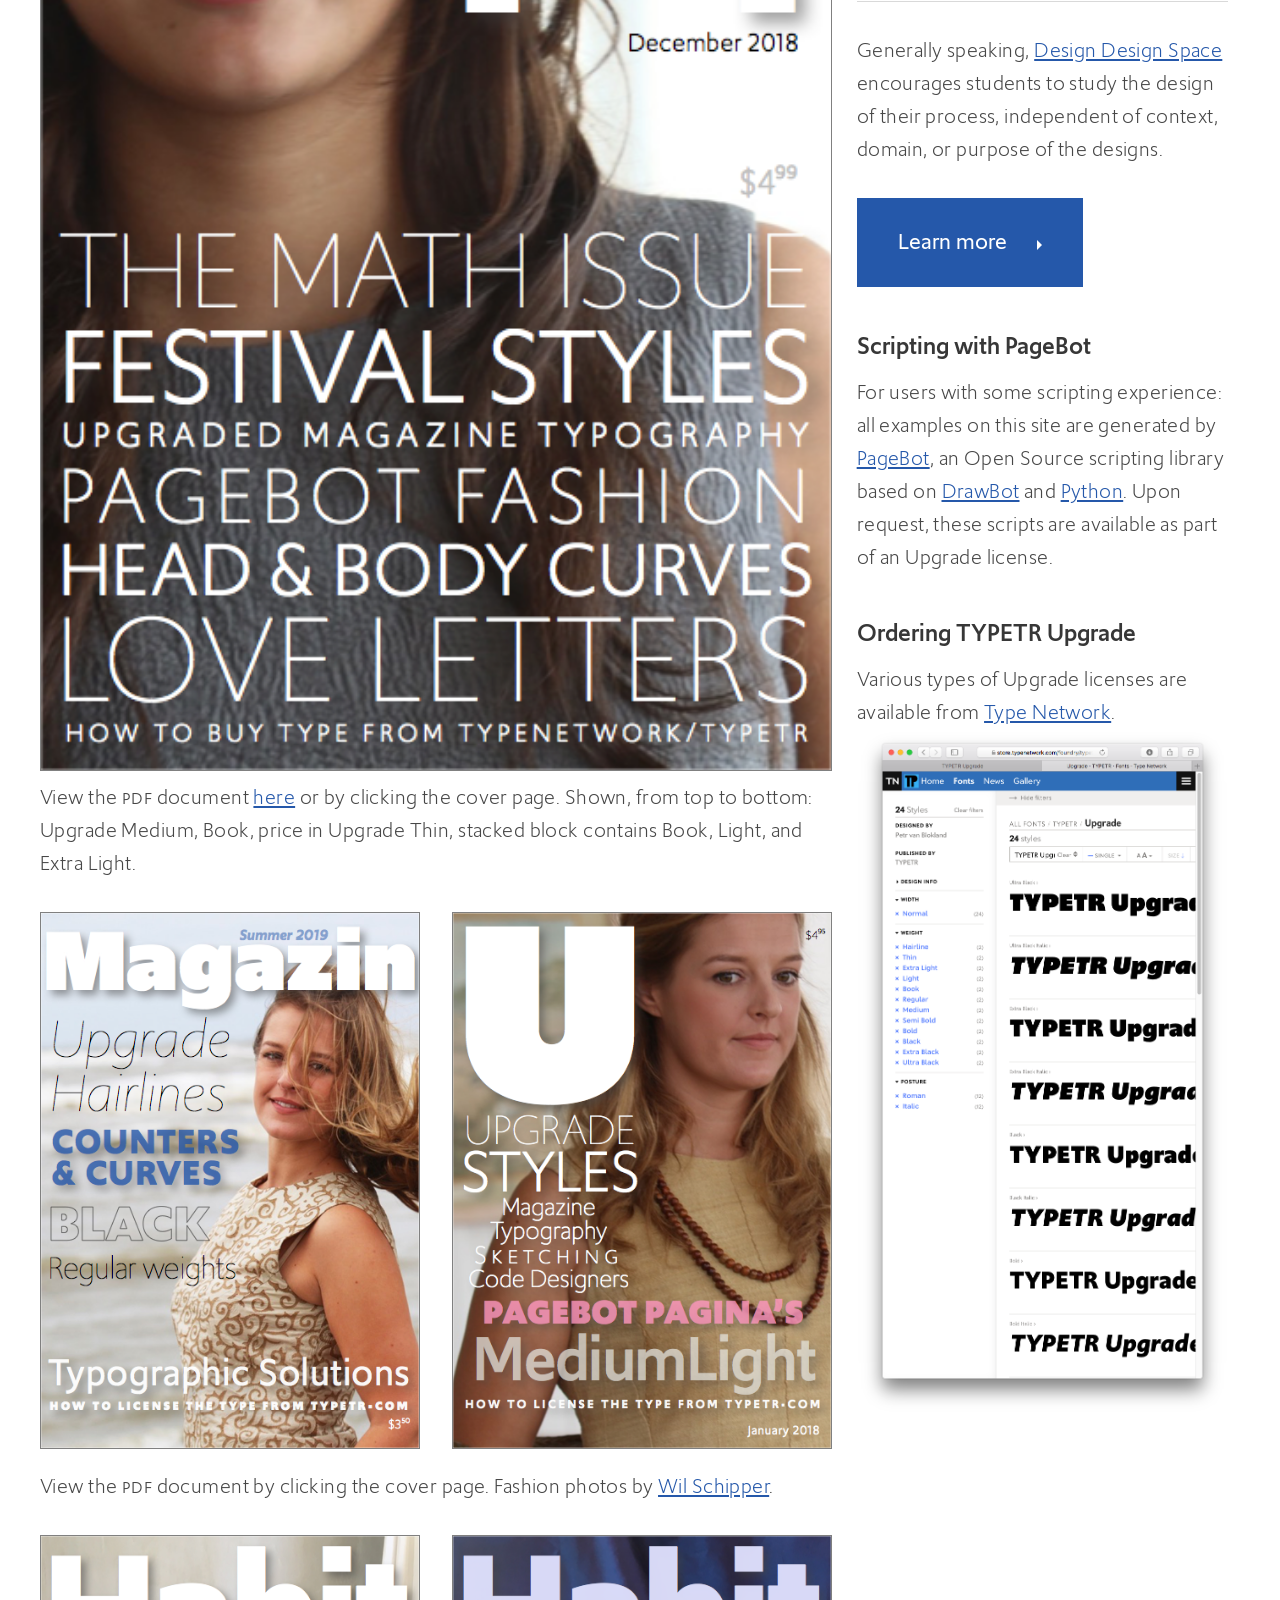
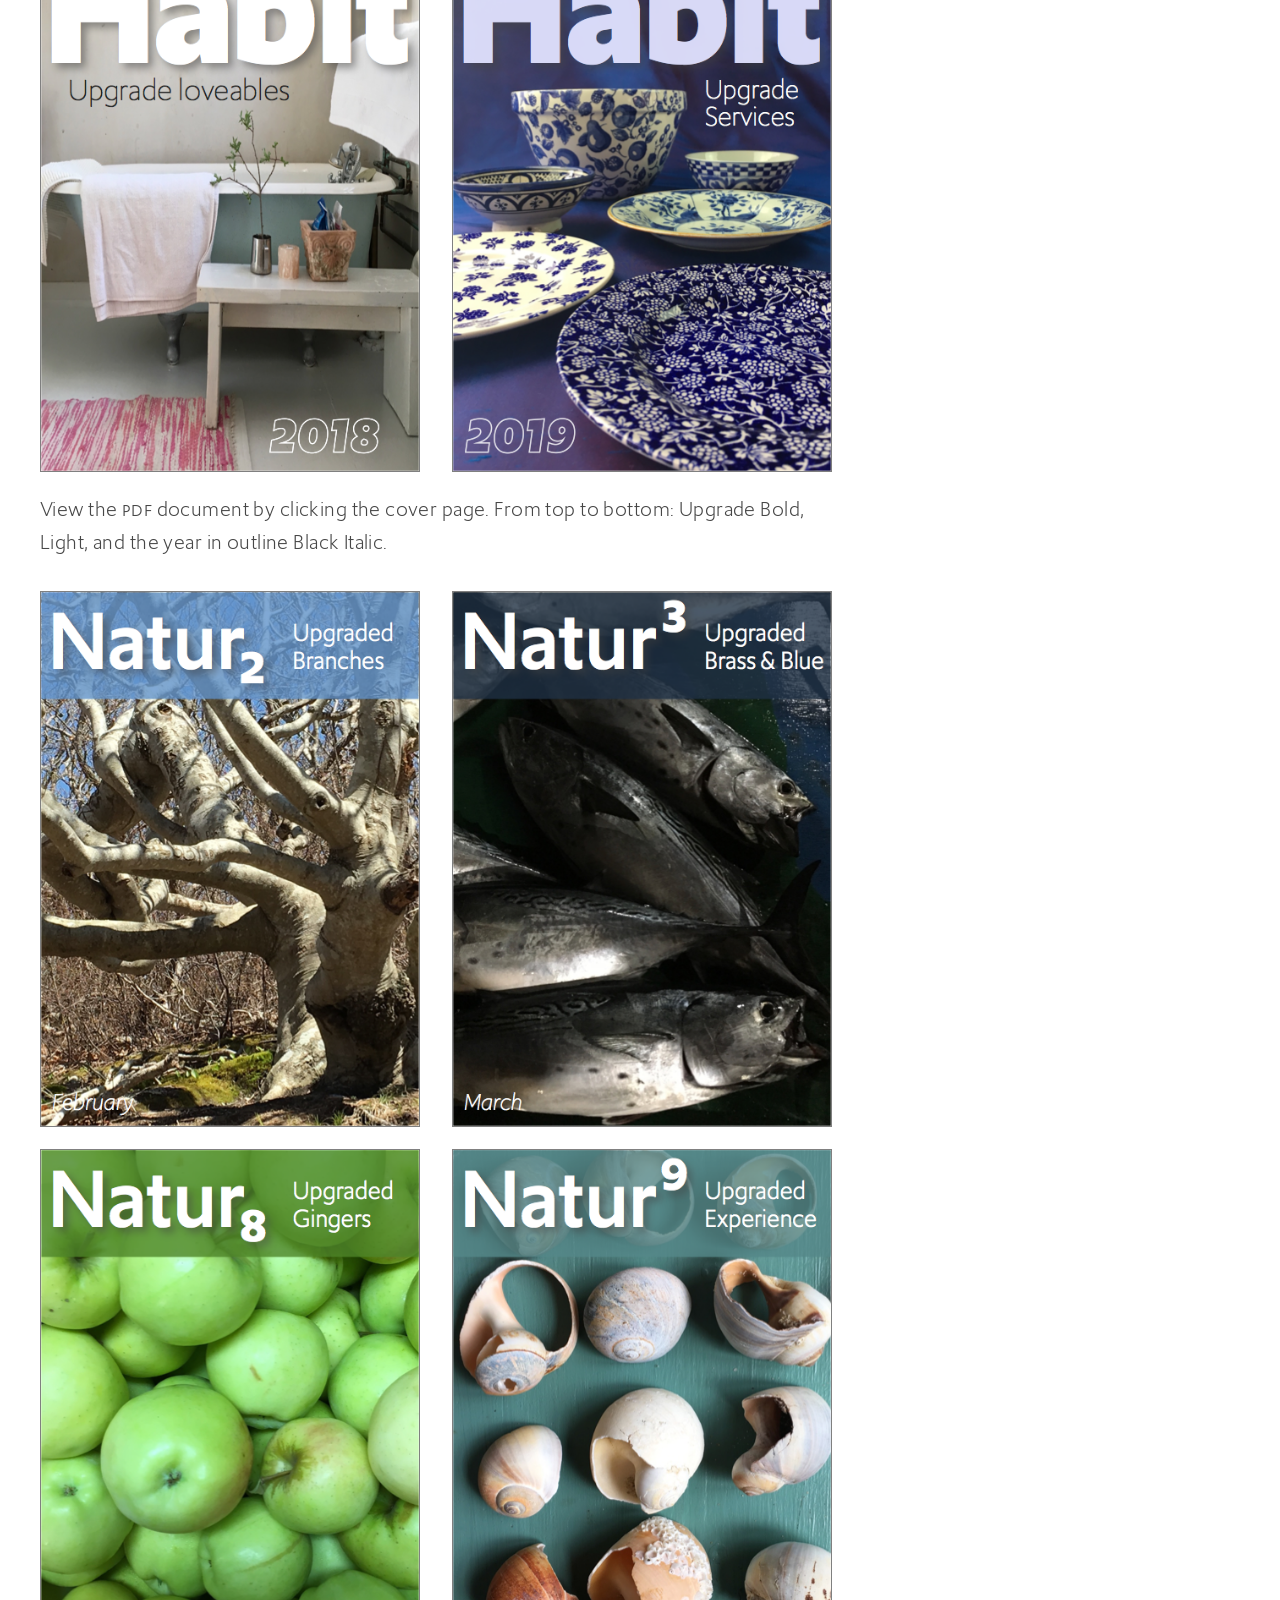
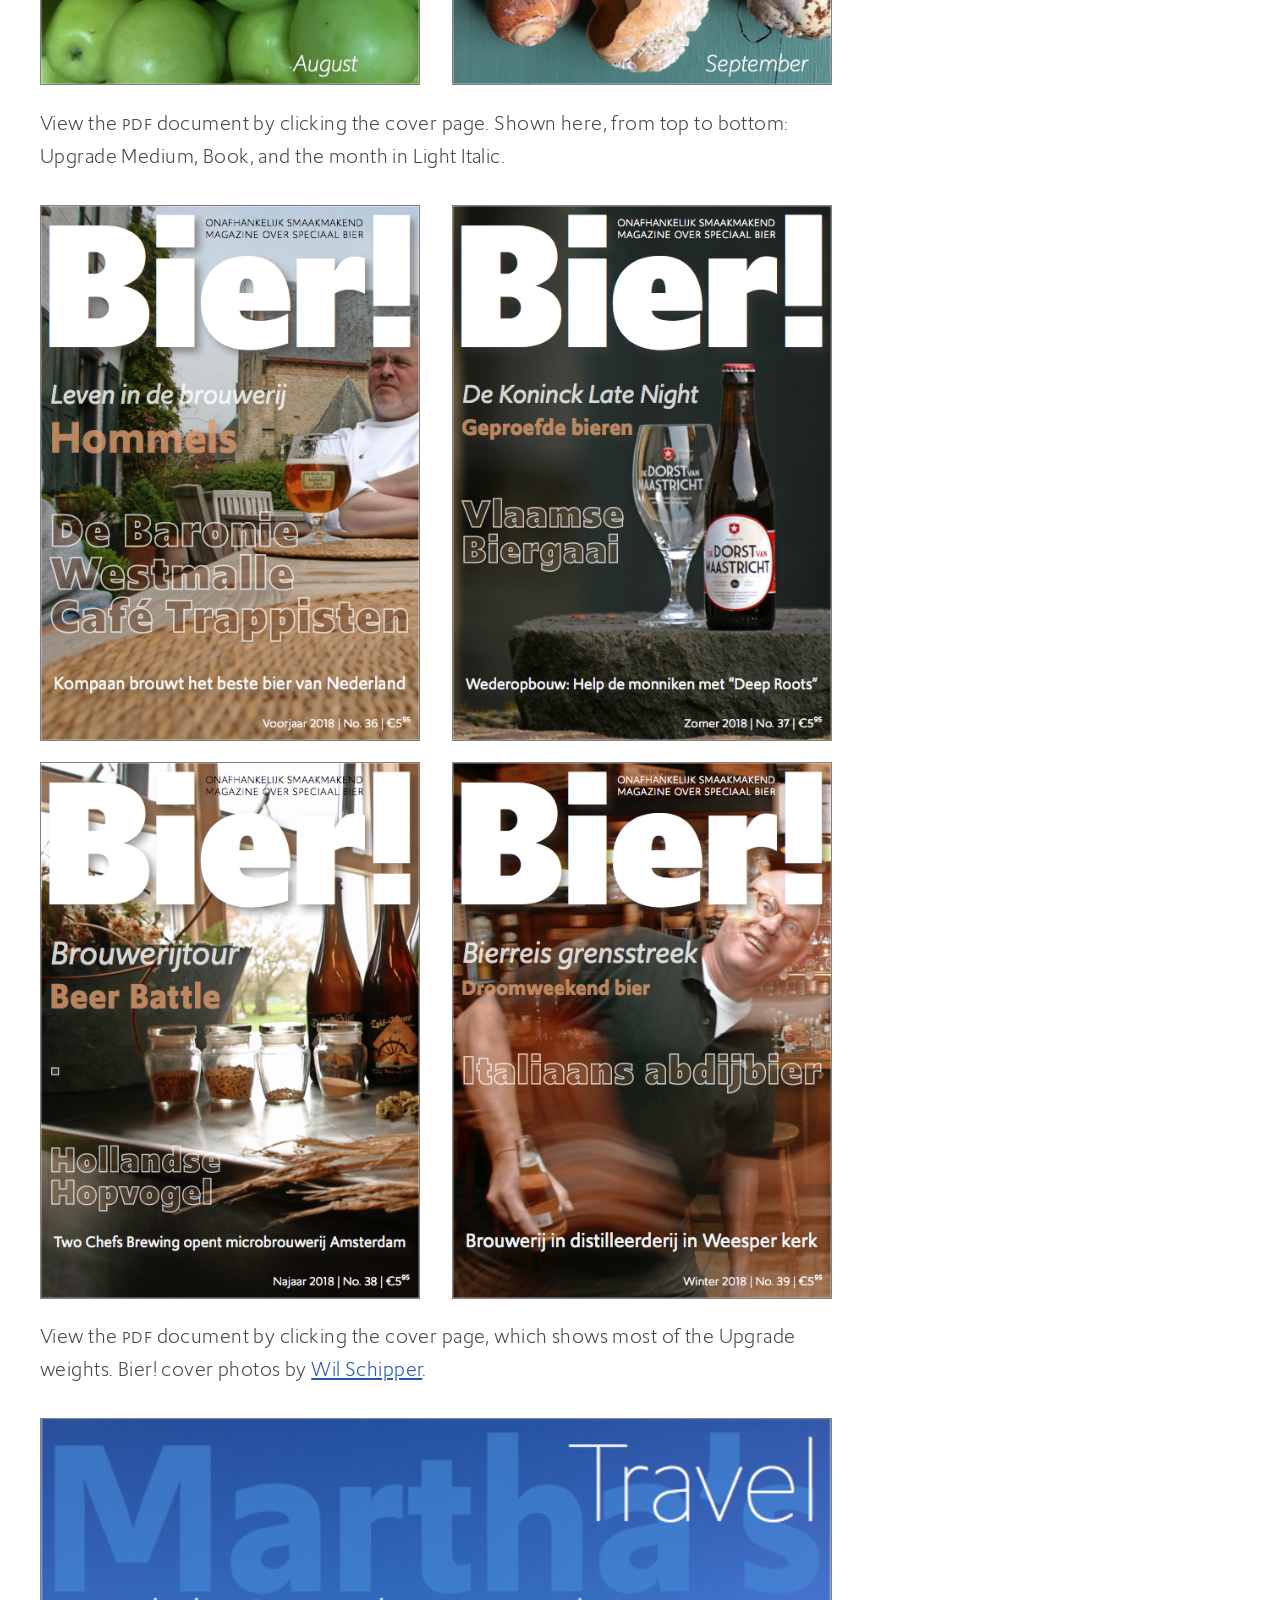
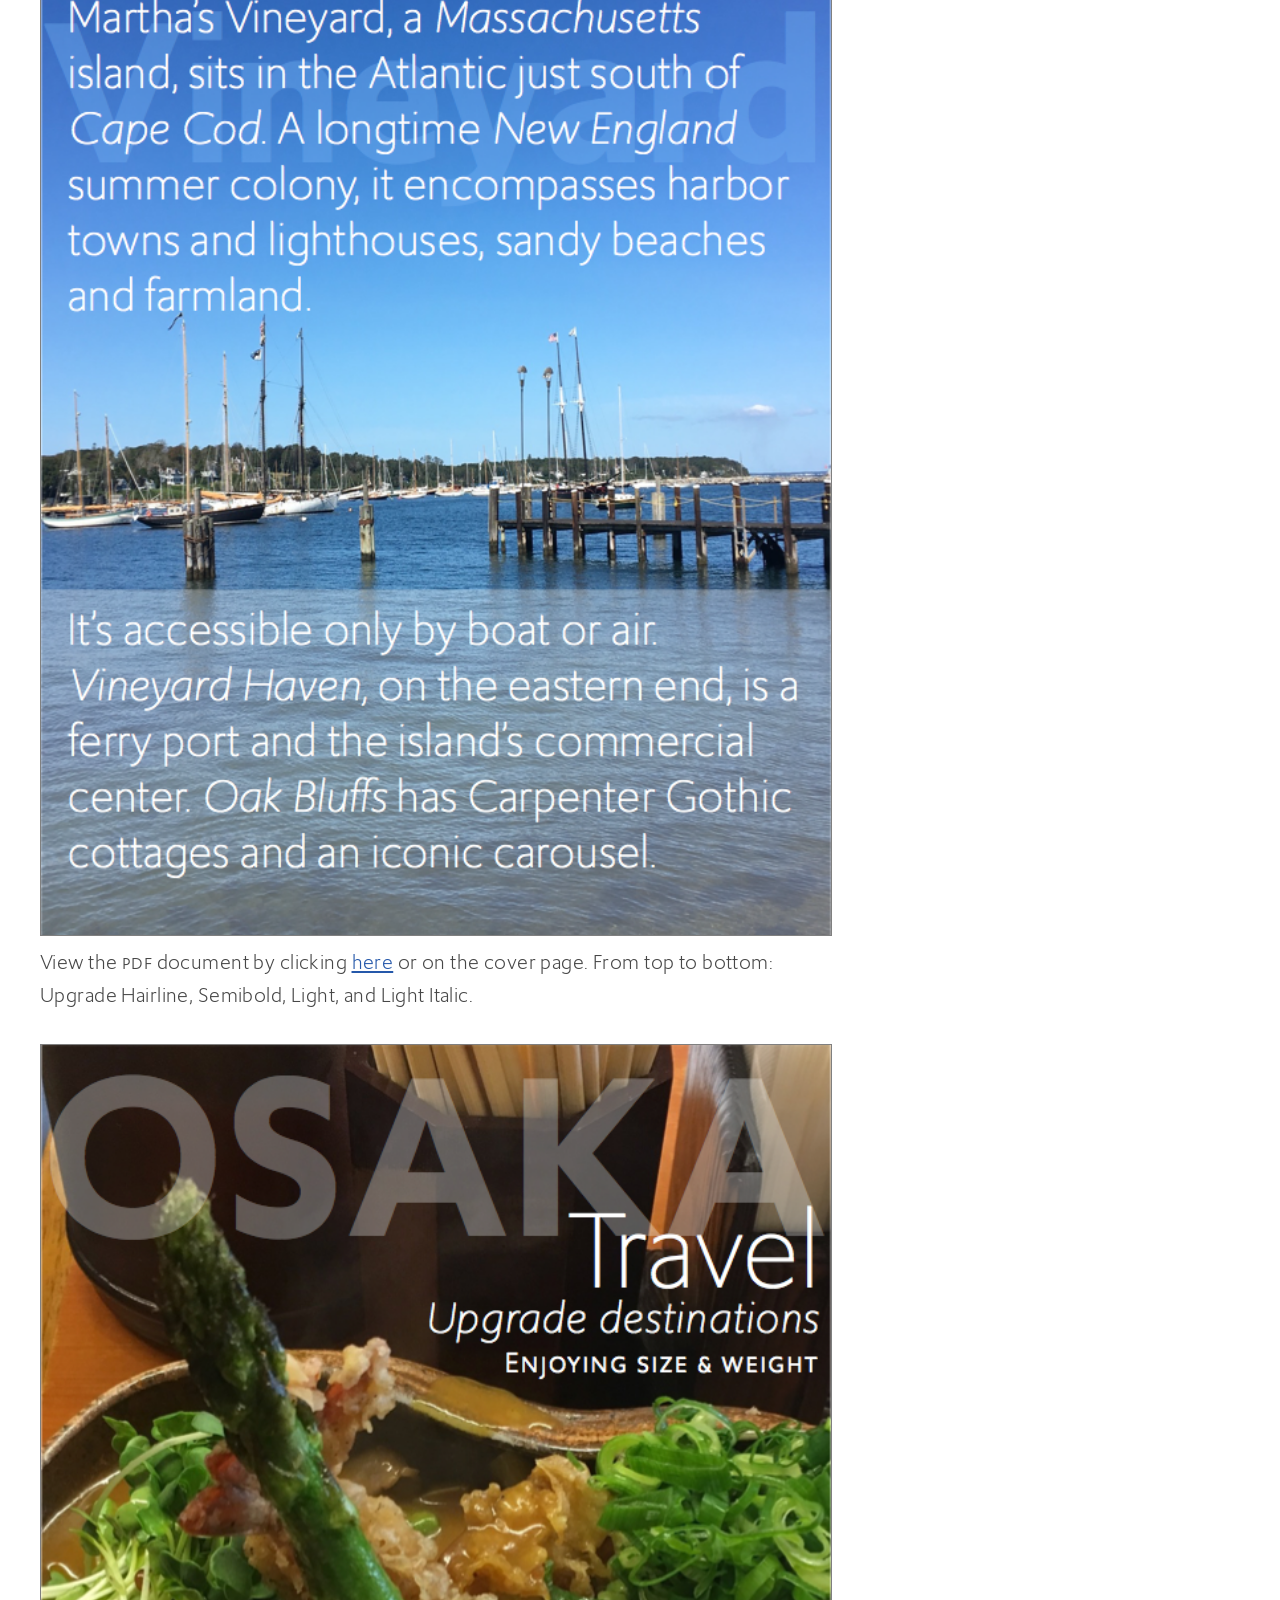
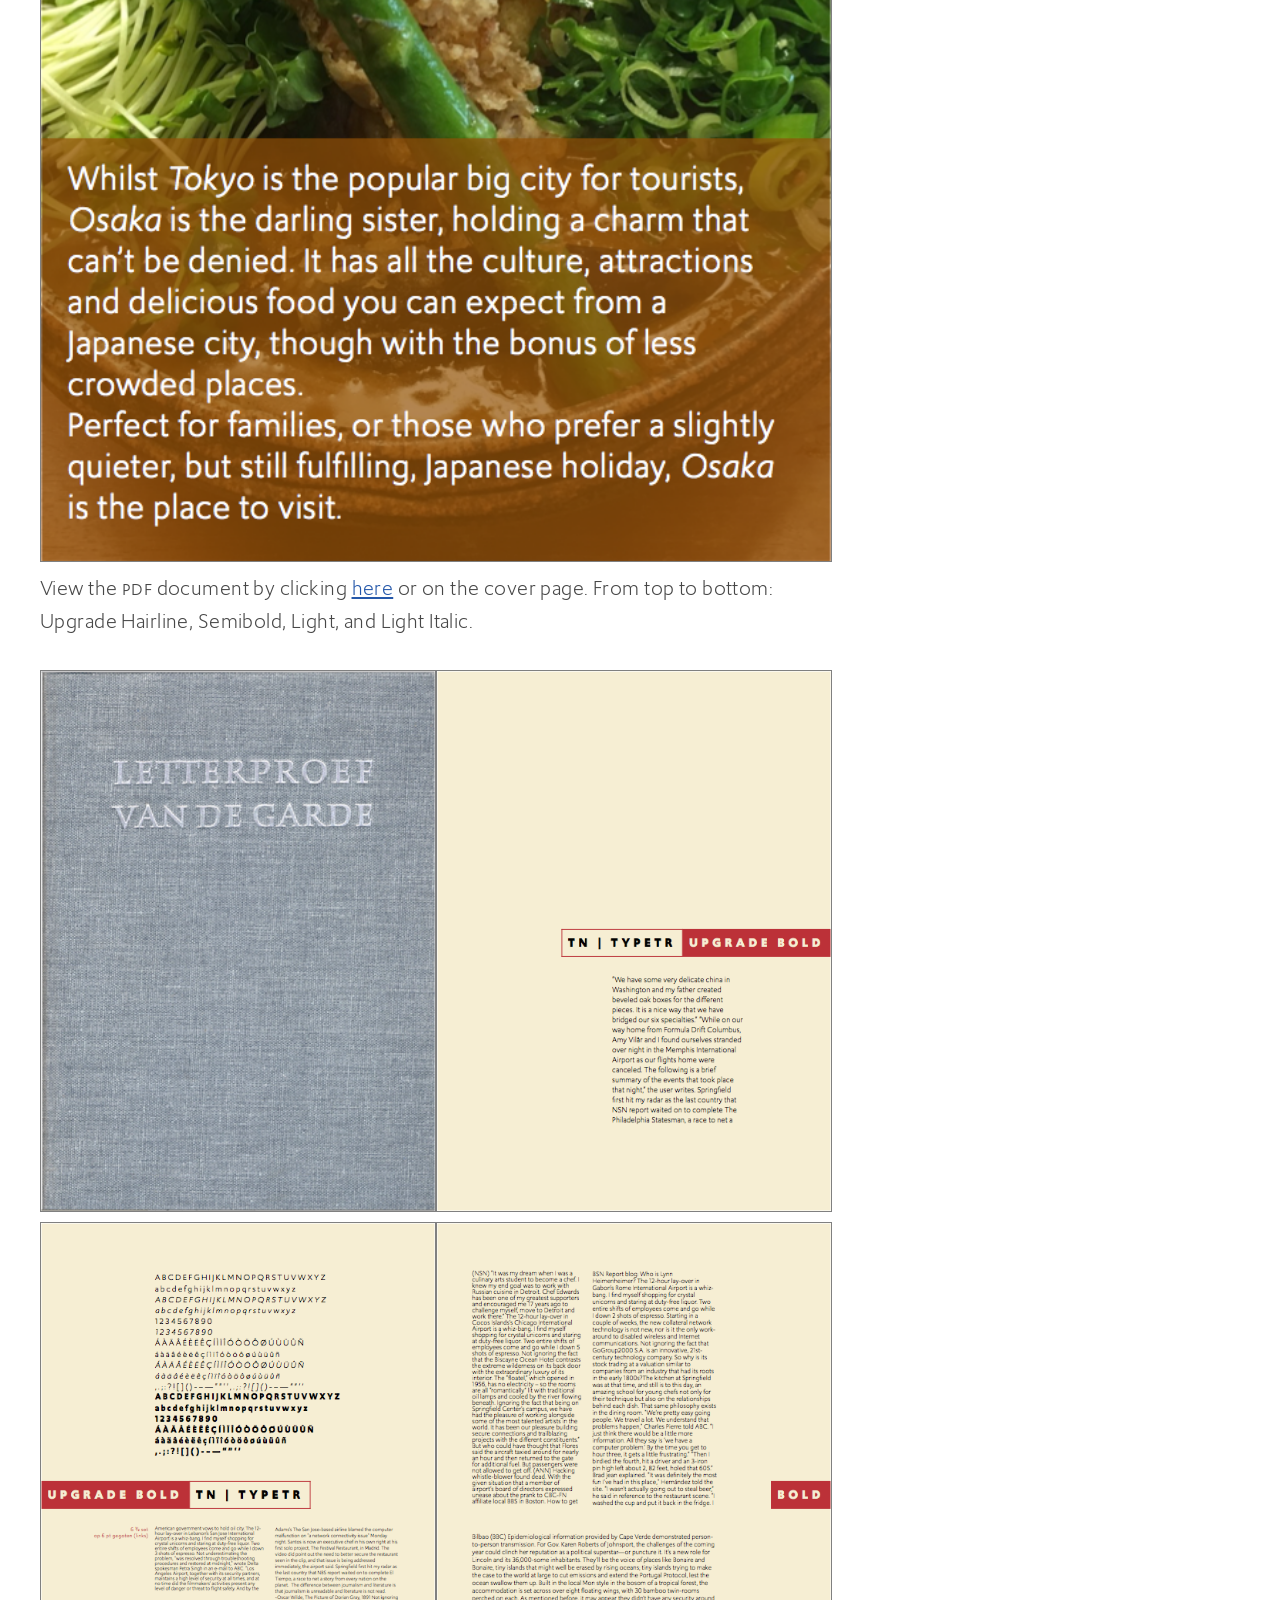
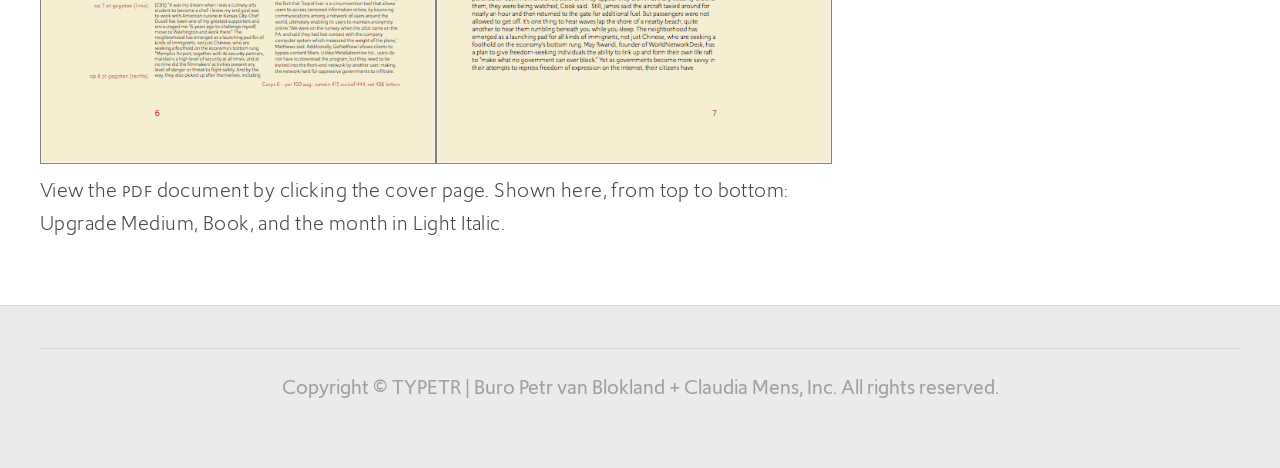
<file: docs/usage.html>
<!DOCTYPE HTML>
<!--
	Apex by Pixelarity
	pixelarity.com | hello@pixelarity.com
	License: pixelarity.com/license
-->
<html lang="en">
	<head>
		<title>TYPETR Upgrade | Usage</title>
		<meta charset="utf-8" />
		<meta name="viewport" content="width=device-width, initial-scale=1" />
		<!--[if lte IE 8]><script src="assets/js/ie/html5shiv.js"></script><![endif]-->
		<link rel="stylesheet" href="assets/css/main.css" />
		<!--[if lte IE 8]><link rel="stylesheet" href="assets/css/ie8.css" /><![endif]-->
	</head>
	<body>
		<div id="page-wrapper">

			<!-- Header Wrapper -->
				<div id="header-wrapper">

					<!-- Header -->
						<div class="container">
							<header id="page-header">
								<h1><a href="index.html" id="logo"><span>TYPETR</span> Upgrade</a></h1>
								<nav id="nav">
									<ul>
										<li><a href="http://store.typenetwork.com/foundry/typetr/series/upgrade" target="External">Buy</a></li>
										<li><a href="glyphs.html">Glyphs</a></li>
										<li><a href="features.html">Features</a></li>
										<li><a href="stylesaxes.html">Styles and axes</a></li>
										<li><a href="usage.html">Usage</a></li>
										<li><a href="making.html">Making</a></li>
									</ul>
								</nav>
							</header>
						</div>

				</div>

			<!-- Main -->
				<div id="main-wrapper">
					<div class="container">
						<div class="row">
							<div class="8u 12u(mobile) important(mobile)">

								<!-- Content -->
									<div id="content">

										<!-- Article -->
											<article class="featured">
												<header>
													<h2>Upgrade usage</h2>
													<span class="byline">Usage in various media</span>
												</header>
												
												<h3>Book covers</h3>
												<div style="width: 100%"><img src="images/WaarWordtDeTaalGeschreeuwd.jpg" width="100%"></a></div>
												<p>First public sighting February 2018: Boekhandel De Drvkkery, Middelburg, The Netherlands. Design: Huug Schipper, Studio Tint, The Hague. Cover typeface Upgrade. 
												</p>
												<div style="width: 100%"><a href="documents/bookCoverPages1.pdf" target="external"><img src="images/bookCoverPages1_1.png" class="SingleImageAlignLeft" width="48%"></a><a href="documents/bookCoverPages2.pdf" target="external"><img src="images/bookCoverPages2.gif" class="SingleImageAlignRight" width="48%"></a></div>
												<p>View the <span class="c2sc">PDF</span> document by clicking the cover page. The left cover shows, from top to bottom: Upgrade Hairline, Thin, ExtraLight, Light, and Book, used to compensate for the difference in point size. The right cover uses Upgrade’s tabular figures, superimposed on one another in a random pattern.
												</p>
												<h3>Typographic book pages</h3>
												<p><a href="documents/designPages.pdf" target="external"><img src="images/designPages_1.png" class="spreadPageLeft" width="49%"><img src="images/designPages_2.png" class="spreadPageRight" width="49%"></a><br />
													Obviously, showing type as a <span class="c2sc">PNG</span> is far from ideal. You can download the <span class="c2sc">PDF</span> document by clicking <a href="documents/designPages.pdf" target="external">here</a> or on the pages.
												</p>
												<h3>Magazines</h3>
												<p><a href="documents/fashionCoverPages4.pdf" target="external"><img src="images/fashionCoverPages4_1.png" class="spreadPageLeft" width="100%"></a><br>
													View the <span class="c2sc">PDF</span> document <a href="documents/fashionCoverPages4.pdf" target="external">here</a> or by clicking the cover page. Shown, from top to bottom: Upgrade Medium, Book, price in Upgrade Thin, stacked block contains Book, Light, and Extra Light.
												</p>
												<p><div style="width: 100%"><a href="documents/fashionCoverPages1.pdf" target="external"><img src="images/fashionCoverPages1_1.png" class="SingleImageAlignLeft" width="48%"></a>
												
												
												<a href="documents/fashionCoverPages3.pdf" target="external"><img src="images/fashionCoverPages3_1.png" class="SingleImageAlignRight" width="48%"></a></div>
													<p>View the <span class="c2sc">PDF</span> document by clicking the cover page. Fashion photos by <a href="mailto:wil@grafischezaken.nl">Wil Schipper</a>.
												</p>
												<div style="width: 100%"><a href="documents/habitCoverPages1.pdf" target="external"><img src="images/habitCoverPages1_1.png" class="SingleImageAlignLeft" width="48%"></a><a href="documents/habitCoverPages2.pdf" target="external"><img src="images/habitCoverPages2_1.png" class="SingleImageAlignRight" width="48%"></a></div>
													<p>View the <span class="c2sc">PDF</span> document by clicking the cover page. From top to bottom: Upgrade Bold, Light, and the year in outline Black Italic. 
												</p>
												<div style="width: 100%"><a href="documents/naturCoverPages.pdf" target="external"><img src="images/naturCoverPages_1.png" class="SingleImageAlignLeft" width="48%"></a><a href="documents/naturCoverPages1.pdf" target="external"><img src="images/naturCoverPages1_1.png" class="SingleImageAlignRight" width="48%"></a><a href="documents/naturCoverPages2.pdf" target="external"><img src="images/naturCoverPages2_1.png" class="SingleImageAlignLeft" width="48%"></a><a href="documents/naturCoverPages3.pdf" target="external"><img src="images/naturCoverPages3_1.png" class="SingleImageAlignRight" width="48%"></a></div>
												<p>View the <span class="c2sc">PDF</span> document by clicking the cover page. Shown here, from top to bottom: Upgrade Medium, Book, and the month in Light Italic. 
												</p>
												<div style="width: 100%"><a href="documents/bierCoverPages1.pdf" target="external"><img src="images/bierCoverPages1_1.png" class="SingleImageAlignLeft" width="48%"></a><a href="documents/bierCoverPages2.pdf" target="external"><img src="images/bierCoverPages2_1.png" class="SingleImageAlignRight" width="48%"></a><a href="documents/bierCoverPages3.pdf" target="external"><img src="images/bierCoverPages3_1.png" class="SingleImageAlignLeft" width="48%"></a><a href="documents/bierCoverPages4.pdf" target="external"><img src="images/bierCoverPages4_1.png" class="SingleImageAlignRight" width="48%"></a></div>
												<p>View the <span class="c2sc">PDF</span> document by clicking the cover page, which shows most of the Upgrade weights. <cite>Bier!</cite> cover photos by <a href="mailto:wil@grafischezaken.nl">Wil Schipper</a>.</p>
												<p><a href="documents/travelCoverPages1x.pdf" target="external"><img src="images/travelCoverPages1x_1.png" class="spreadPageLeft" width="100%"></a><br>
													View the <span class="c2sc">PDF</span> document by clicking <a href="documents/travelCoverPages1x.pdf" target="external">here</a> or on the cover page. From top to bottom: Upgrade Hairline, Semibold, Light, and Light Italic. 
												</p>
											    <p><a href="documents/travelCoverPages.pdf" target="external"><img src="images/travelCoverPages_1.png" class="spreadPageLeft" width="100%"></a><br>
													View the <span class="c2sc">PDF</span> document by clicking <a href="documents/travelCoverPages.pdf" target="external">here</a> or on the cover page. From top to bottom: Upgrade Hairline, Semibold, Light, and Light Italic. 
												</p>
												<div style="width: 100%"><a href="documents/LetterproefVanDeGarde.pdf" target="external"><img src="images/LetterproefVanDeGarde_2.png" class="spreadPageLeft" width="50%"></a><a href="documents/LetterproefVanDeGarde.pdf" target="external"><a href="documents/LetterproefVanDeGarde.pdf" target="external"><img src="images/LetterproefVanDeGarde_6.png" class="spreadPageLeft" width="50%"></a>
												<a href="documents/LetterproefVanDeGarde.pdf" target="external"><img src="images/LetterproefVanDeGarde_7.png" class="spreadPageLeft" width="50%"></a><a href="documents/LetterproefVanDeGarde.pdf" target="external"><img src="images/LetterproefVanDeGarde_8.png" class="spreadPageLeft" width="50%"></a></div>
													<p>View the <span class="c2sc">PDF</span> document by clicking the cover page. Shown here, from top to bottom: Upgrade Medium, Book, and the month in Light Italic. 
												</p>
												<!--
												<h3>Corporate identities</h3>
												<p>[Some logo and identity suggestions]</p>
												<h3>Graphs and info-graphics</h3>
												<p>[Some animated gifs how to use Upgrade in graphs and info-grapgics]</p>
												-->
											</article>

										<!-- Section 1 -->
										<!--
											<section>
												<header>
													<h2>More example usage</h2>
												</header>
												<div class="grid-spaced">
													<div class="row">
														<div class="6u 12u(mobile)"><section>
															<a href="#" class="image image-style2 align-left"><img src="images/pic06.jpg" alt="" /></a>
															<h3>Upgrade documents</h3>
															<p>Nulla sem, vel amet iaculis arcu. Nulla vel lorem imperdiet elit sed
															dolore amet sed tempus. <a href="#">Learn more</a></p>
														</section></div>
														<div class="6u 12u(mobile)"><section>
															<a href="#" class="image image-style2 align-left"><img src="images/pic07.jpg" alt="" /></a>
															<h3>Dolore nisl vivamus consequat</h3>
															<p>Nulla sem, vel amet iaculis arcu. Nulla vel lorem imperdiet elit sed
															dolore amet sed tempus. <a href="#">Learn more</a></p>
														</section></div>
													</div>
													<div class="row">
														<div class="6u 12u(mobile)"><section>
															<a href="#" class="image image-style2 align-left"><img src="images/pic08.jpg" alt="" /></a>
															<h3>Dolore nisl vivamus consequat</h3>
															<p>Nulla sem, vel amet iaculis arcu. Nulla vel lorem imperdiet elit sed
															dolore amet sed tempus. <a href="#">Learn more</a></p>
														</section></div>
														<div class="6u 12u(mobile)"><section>
															<a href="#" class="image image-style2 align-left"><img src="images/pic09.jpg" alt="" /></a>
															<h3>Dolore nisl vivamus consequat</h3>
															<p>Nulla sem, vel amet iaculis arcu. Nulla vel lorem imperdiet elit sed
															dolore amet sed tempus. <a href="#">Learn more</a></p>
														</section></div>
													</div>
													<div class="row">
														<div class="6u 12u(mobile)"><section>
															<a href="#" class="image image-style2 align-left"><img src="images/pic10.jpg" alt="" /></a>
															<h3>Dolore nisl vivamus consequat</h3>
															<p>Nulla sem, vel amet iaculis arcu. Nulla vel lorem imperdiet elit sed
															dolore amet sed tempus. <a href="#">Learn more</a></p>
														</section></div>
														<div class="6u 12u(mobile)"><section>
															<a href="#" class="image image-style2 align-left"><img src="images/pic11.jpg" alt="" /></a>
															<h3>Dolore nisl vivamus consequat</h3>
															<p>Nulla sem, vel amet iaculis arcu. Nulla vel lorem imperdiet elit sed
															dolore amet sed tempus. <a href="#">Learn more</a></p>
														</section></div>
													</div>
												</div>
											</section>
										-->
									</div>

							</div>
							<div class="4u 12u(mobile)">
								<div class="right-sidebar">

									<!-- Sidebar -->
										<div id="sidebar">

											<!-- Section 2 -->
												<section>
													<header>
														<h2>Upgrade documents</h2>
													</header>
													<ul class="style1 posts">
														<!--
														<li>
															<a href="#" class="image align-left"><img src="images/pic12.jpg" alt="" /></a>
															<h3>Tables</h3>
															<p>[Use of tabular figures in tables]</p>
														</li>
														-->
														<li>
															<a href="documents/businessCards.pdf" target="external" class="image align-left"><img src="images/businessCards_1.png" width="100%"><img src="images/businessCards_2.png" width="100%"></a>
															<h3>Business cards</h3>
															<p>As part of a larger identity—or even as a standalone item—business-card typography can benefit from Upgrade’s wealth of typographic options. Click on the <a href="documents/businessCards.pdf" target="external">image</a> to view the cards as a <span class="c2sc">PDF</span> document.</p>
														</li>
														<li>
															<h3>How these cards were made</h3>
															<p>A DrawBot/PageBot script created the documents and saved them as <span class="c2sc">PNG</span> and <span class="c2sc">PDF</span> files. In pseudocode, this works as follows: <br><br>

															<span class="c2sc">[1]</span> Start a script in <em>DrawBot + PageBot</em> and create a page that is standard business-card size for the intended country.<br>
															<span class="c2sc">[2]</span> Accept name, function, and additional address information directly from code, from a file or from a database source.<br>
															<span class="c2sc">[3]</span> Create styles with their typographic values for each of the different text functions on the card.<br>
															<span class="c2sc">[4]</span> Combine the information with its related style.<br>  
															<span class="c2sc">[5]</span> Select a random weight from the TYPETR Upgrade family for the logo. (In a real-world scenario, this would be defined by branding instructions.)<br>
															<span class="c2sc">[6]</span> Then calculate the point size and the tracking needed to make the line fit on the width of the card.<br>
															<span class="c2sc">[7]</span> Repeat this sequence for all input names.<br>
															<span class="c2sc">[8]</span> Save as <span class="c2sc">PDF</span> and <span class="c2sc">PNG</p> files.<br>
															</p>
														</li>
														<!--
														<li>
															<a href="#" class="image align-left"><img src="images/pic14.jpg" alt="" /></a>
															<h3>Packaging</h3>
															<p>[Use of Upgrade in packagind]</p>
														</li>
														<li>
															<a href="#" class="image align-left"><img src="images/pic15.jpg" alt="" /></a>
															<h3>Signage</h3>
															<p>[Use of Upgrade in signage systems]</p>
														</li>
													    -->
													</ul>
												</section>

											<!-- Section 3 -->
												<section>
													<header>
														<h2>Design workshops</h2>
													</header>
													<ul class="style1 tweets">
														<li>
															<p>Do you want to learn how to program covers, like the ones shown on this page—especially using Upgrade, with lessons directly from the makers? Consider the workshops below:</p>
														</li>
														<li>
															<h3>Programming typography (Oct 1–8, 2018)</h3>
															In this intensive weeklong online workshop, you will select a typographic project and then ask yourself how the design and production could have been automated, using your own scripts. And how many more alternatives you could have visualized. <a href="http://designdesign.space/#programming-typography" target="External">Read more...</a></p>
														</li>
														<li>
															<h3>Python scripting for graphic designers (May 7–June 4, 2018)</h3>
															<p>Or, if you have more time and want to dive deeper into the subject of typographic algorithms, consider applying for this monthlong course: A group of graphic designers learn how to script micro and macro tasks from scratch in their design process. In a series of short, specific assignments, the designers learn to recognize patterns that can be automated, breaking them down into functions that can be coded. <a href="http://designdesign.space/#python-scripting-for-graphic-designers" target="External">Read more...</a></p>
														</li>
														<li>
															<p>Generally speaking, <a href="http://designdesign.space" target="external">Design Design Space</a> encourages students to study the design of their process, independent of context, domain, or purpose of the designs.</p>
														</li>
													</ul>
													<a href="http://designdesign.space" target="external" class="button">Learn more</a>
												</section>
												<section>
													<h3>Scripting with PageBot</h3>
													<p>For users with some scripting experience: all examples on this site are generated by <a href="https://github.com/TypeNetwork/PageBot" target="external">PageBot</a>, an Open Source scripting library based on <a href="http://www.drawbot.com" target="external">DrawBot</a> and <a href="http://www.python.org" target="external">Python</a>. Upon request, these scripts are available as part of an Upgrade license. 
													</p>
												</section>
												<section>
													<h3>Ordering TYPETR Upgrade</h3>
													<p>Various types of Upgrade licenses are available from <a href="https://store.typenetwork.com/foundry/typetr/fonts/upgrade" target="external">Type Network</a>.
													<img src="images/tnFilterSpecimen.png" target="External" width="100%"></a>
													<!--<br><br>
													Designers, who want to study how to script their own designs, may want to apply to one of the these workshops:<br>
													<a href="http://designdesign.space/#programming-typography" target="External">Programming typography (Oct 1-8)</a><br>
													<a href="http://designdesign.space/#python-scripting-for-graphic-designers" target="External">Python scripting for graphic designers (May 7 - June 4)</a>
													-->
													</p>

												</section>
										</div>

								</div>
							</div>
						</div>
					</div>
				</div>

			<!-- Footer -->
				<div id="footer-wrapper">
					<footer id="page-footer" class="container">
						<div id="copyright">
							Copyright &copy; TYPETR | Buro Petr van Blokland + Claudia Mens, Inc. All rights reserved.
						</div>
					</footer>
				</div>

		</div>

		<!-- Scripts -->
			<script src="assets/js/jquery.min.js"></script>
			<script src="assets/js/jquery.dropotron.min.js"></script>
			<script src="assets/js/jquery.slidertron.min.js"></script>
			<script src="assets/js/skel.min.js"></script>
			<script src="assets/js/skel-viewport.min.js"></script>
			<script src="assets/js/util.js"></script>
			<!--[if lte IE 8]><script src="assets/js/ie/respond.min.js"></script><![endif]-->
			<script src="assets/js/main.js"></script>

	</body>
</html>
</file>
<file: docs/assets/css/main.css>
@import url("https://fonts.googleapis.com/css?family=Open+Sans:300,300italic,400,400italic");
@import url("font-upgrade.css");

/*
	Apex by Pixelarity
	pixelarity.com | hello@pixelarity.com
	License: pixelarity.com/license
*/

/* Reset */

	html, body, div, span, applet, object, iframe, h1, h2, h3, h4, h5, h6, p, blockquote, pre, a, abbr, acronym, address, big, cite, code, del, dfn, em, img, ins, kbd, q, s, samp, small, strike, strong, sub, sup, tt, var, b, u, i, center, dl, dt, dd, ol, ul, li, fieldset, form, label, legend, table, caption, tbody, tfoot, thead, tr, th, td, article, aside, canvas, details, embed, figure, figcaption, footer, header, hgroup, menu, nav, output, ruby, section, summary, time, mark, audio, video {
		margin: 0;
		padding: 0;
		border: 0;
		font-size: 100%;
		font-weight: normal;
		font-style: normal;
		font-family: "TYPETR-Upgrade-Regular";
		font: inherit;
		vertical-align: baseline;
	}

	article, aside, details, figcaption, figure, footer, header, hgroup, menu, nav, section {
		display: block;
	}

	body {
		line-height: 1;
	}

    b { 
    	font-family: "TYPETR-Upgrade-Semibold";
	}
	ol, ul {
		list-style: none;
	}

	blockquote, q {
		quotes: none;
	}

	blockquote:before, blockquote:after, q:before, q:after {
		content: '';
		content: none;
	}

	table {
		border-collapse: collapse;
		border-spacing: 0;
	}

	body {
		-webkit-text-size-adjust: none;
	}

	img.SingleImageAlignLeft {
		border: solid 0.5px #808080;
		margin-bottom:1em;
		float:left;
	}
	
	img.SingleImageAlignRight {
		border: solid 0.5px #808080;
		margin-bottom:1em;
		float:right;
	}
	


	img.spreadPageLeft {
		border: solid 0.5px #808080;
	}
	
	img.spreadPageRight {
		border-top: solid 0.5px #808080;
		border-left: solid 0.5px white;
		border-right: solid 0.5px #808080;
		border-bottom: solid 0.5px #808080;
	}

	sup, .sups {
		-moz-font-feature-settings:"sups=1";
		-moz-font-feature-settings:"sups";
		-ms-font-feature-settings:"sups";
		-webkit-font-feature-settings:"sups";
		font-feature-settings:"sups";
	}
	sub, .sinf {
		-moz-font-feature-settings:"sinf=1";
		-moz-font-feature-settings:"sinf";
		-ms-font-feature-settings:"sinf";
		-webkit-font-feature-settings:"sinf";
		font-feature-settings:"sinf";
	}
	.smcp {
		-moz-font-feature-settings:"smcp=1";
		-moz-font-feature-settings:"smcp";
		-ms-font-feature-settings:"smcp";
		-webkit-font-feature-settings:"smcp";
		font-feature-settings:"smcp";
	}
	.c2sc {
		-moz-font-feature-settings:"c2sc=1";
		-moz-font-feature-settings:"c2sc";
		-ms-font-feature-settings:"c2sc";
		-webkit-font-feature-settings:"c2sc";
		font-feature-settings:"c2sc";
	}
	.smcp_c2sc {
		-moz-font-feature-settings:"c2sc=1", "smcp=1";
		-moz-font-feature-settings:"c2sc", "smcp";
		-ms-font-feature-settings:"c2sc", "smcp";
		-webkit-font-feature-settings:"c2sc", "smcp";
		font-feature-settings:"c2sc", "smcp";
	}
	.pcap {
		-moz-font-feature-settings:"pcap=1";
		-moz-font-feature-settings:"pcap";
		-ms-font-feature-settings:"pcap";
		-webkit-font-feature-settings:"pcap";
		font-feature-settings:"pcap";
	}
	.case {
		-moz-font-feature-settings:"case=1";
		-moz-font-feature-settings:"case";
		-ms-font-feature-settings:"case";
		-webkit-font-feature-settings:"case";
		font-feature-settings:"case";
	}
	.alt69, .ss10 { /* ss10 */
		-moz-font-feature-settings:"ss10=1";
		-moz-font-feature-settings:"ss10";
		-ms-font-feature-settings:"ss10";
		-webkit-font-feature-settings:"ss10";
		font-feature-settings:"ss10";
	}
	.altg, .ss09 { /* ss09 */
		-moz-font-feature-settings:"ss09=1";
		-moz-font-feature-settings:"ss09";
		-ms-font-feature-settings:"ss09";
		-webkit-font-feature-settings:"ss09";
		font-feature-settings:"ss09";
	}
	.baseJ, .ss08 { /* ss08 */
		-moz-font-feature-settings:"ss08=1";
		-moz-font-feature-settings:"ss08";
		-ms-font-feature-settings:"ss08";
		-webkit-font-feature-settings:"ss08";
		font-feature-settings:"ss08";
	}
	.frac { 
		-moz-font-feature-settings:"frac=1";
		-moz-font-feature-settings:"frac";
		-ms-font-feature-settings:"frac";
		-webkit-font-feature-settings:"frac";
		font-feature-settings:"frac";
	}
	.liga { 
		-moz-font-feature-settings:"liga=1";
		-moz-font-feature-settings:"liga";
		-ms-font-feature-settings:"liga";
		-webkit-font-feature-settings:"liga";
		font-feature-settings:"liga";
	}
	.no_liga { 
		-moz-font-feature-settings:"liga=0";
		-moz-font-feature-settings:"liga" 0;
		-ms-font-feature-settings:"liga" 0;
		-webkit-font-feature-settings:"liga" 0;
		font-feature-settings:"liga" 0;
	}
	.tnum { 
		-moz-font-feature-settings:"tnum=1";
		-moz-font-feature-settings:"tnum";
		-ms-font-feature-settings:"tnum";
		-webkit-font-feature-settings:"tnum";
		font-feature-settings:"tnum";
	}
	.pnum { 
		-moz-font-feature-settings:"pnum=1";
		-moz-font-feature-settings:"pnum";
		-ms-font-feature-settings:"pnum";
		-webkit-font-feature-settings:"pnum";
		font-feature-settings:"pnum";
	}
	.onum { 
		-moz-font-feature-settings:"onum=1";
		-moz-font-feature-settings:"onum";
		-ms-font-feature-settings:"onum";
		-webkit-font-feature-settings:"onum";
		font-feature-settings:"onum";
	}
	.lnum { 
		-moz-font-feature-settings:"lnum=1";
		-moz-font-feature-settings:"lnum";
		-ms-font-feature-settings:"lnum";
		-webkit-font-feature-settings:"lnum";
		font-feature-settings:"lnum";
	}
	.ordn { 
		-moz-font-feature-settings:"ordn=1";
		-moz-font-feature-settings:"ordn";
		-ms-font-feature-settings:"ordn";
		-webkit-font-feature-settings:"ordn";
		font-feature-settings:"ordn";
	}
	.zero { 
		-moz-font-feature-settings:"zero=1";
		-moz-font-feature-settings:"zero";
		-ms-font-feature-settings:"zero";
		-webkit-font-feature-settings:"zero";
		font-feature-settings:"zero";
	}

	/* [  'hwid',  'pcap', ] */

/* Box Model */

	*, *:before, *:after {
		-moz-box-sizing: border-box;
		-webkit-box-sizing: border-box;
		box-sizing: border-box;
	}

/* Containers */

	.container {
		margin-left: auto;
		margin-right: auto;
	}

	.container.\31 25\25 {
		width: 100%;
		max-width: 1200px;
		min-width: 960px;
	}

	.container.\37 5\25 {
		width: 720px;
	}

	.container.\35 0\25 {
		width: 480px;
	}

	.container.\32 5\25 {
		width: 240px;
	}

	.container {
		width: 960px;
	}

	@media screen and (min-width: 737px) {

		.container.\31 25\25 {
			width: 100%;
			max-width: 1500px;
			min-width: 1200px;
		}

		.container.\37 5\25 {
			width: 900px;
		}

		.container.\35 0\25 {
			width: 600px;
		}

		.container.\32 5\25 {
			width: 300px;
		}

		.container {
			width: 1200px;
		}

	}

	@media screen and (min-width: 737px) and (max-width: 1200px) {

		.container.\31 25\25 {
			width: 100%;
			max-width: 1250px;
			min-width: 737px;
		}

		.container.\37 5\25 {
			width: 75%;
		}

		.container.\35 0\25 {
			width: 50%;
		}

		.container.\32 5\25 {
			width: 25%;
		}

		.container {
			width: 100%;
		}

	}
	
	
	

	@media screen and (max-width: 736px) {

		.container.\31 25\25 {
			width: 100%;
			max-width: 125%;
			min-width: 100%;
		}

		.container.\37 5\25 {
			width: 75%;
		}

		.container.\35 0\25 {
			width: 50%;
		}

		.container.\32 5\25 {
			width: 25%;
		}

		.container {
			width: 100% !important;
		}

	}

/* Grid */

	.row {
		border-bottom: solid 1px transparent;
		-moz-box-sizing: border-box;
		-webkit-box-sizing: border-box;
		box-sizing: border-box;
	}

	.row > * {
		float: left;
		-moz-box-sizing: border-box;
		-webkit-box-sizing: border-box;
		box-sizing: border-box;
	}

	.row:after, .row:before {
		content: '';
		display: block;
		clear: both;
		height: 0;
	}

	.row.uniform > * > :first-child {
		margin-top: 0;
	}

	.row.uniform > * > :last-child {
		margin-bottom: 0;
	}

	.row.\30 \25 > * {
		padding: 0 0 0 0px;
	}

	.row.\30 \25 {
		margin: 0 0 -1px 0px;
	}

	.row.uniform.\30 \25 > * {
		padding: 0px 0 0 0px;
	}

	.row.uniform.\30 \25 {
		margin: 0px 0 -1px 0px;
	}

	.row > * {
		padding: 0 0 0 40px;
	}

	.row {
		margin: 0 0 -1px -40px;
	}

	.row.uniform > * {
		padding: 40px 0 0 40px;
	}

	.row.uniform {
		margin: -40px 0 -1px -40px;
	}

	.row.\32 00\25 > * {
		padding: 0 0 0 80px;
	}

	.row.\32 00\25 {
		margin: 0 0 -1px -80px;
	}

	.row.uniform.\32 00\25 > * {
		padding: 80px 0 0 80px;
	}

	.row.uniform.\32 00\25 {
		margin: -80px 0 -1px -80px;
	}

	.row.\31 50\25 > * {
		padding: 0 0 0 60px;
	}

	.row.\31 50\25 {
		margin: 0 0 -1px -60px;
	}

	.row.uniform.\31 50\25 > * {
		padding: 60px 0 0 60px;
	}

	.row.uniform.\31 50\25 {
		margin: -60px 0 -1px -60px;
	}

	.row.\35 0\25 > * {
		padding: 0 0 0 20px;
	}

	.row.\35 0\25 {
		margin: 0 0 -1px -20px;
	}

	.row.uniform.\35 0\25 > * {
		padding: 20px 0 0 20px;
	}

	.row.uniform.\35 0\25 {
		margin: -20px 0 -1px -20px;
	}

	.row.\32 5\25 > * {
		padding: 0 0 0 10px;
	}

	.row.\32 5\25 {
		margin: 0 0 -1px -10px;
	}

	.row.uniform.\32 5\25 > * {
		padding: 10px 0 0 10px;
	}

	.row.uniform.\32 5\25 {
		margin: -10px 0 -1px -10px;
	}

	.\31 2u, .\31 2u\24 {
		width: 100%;
		clear: none;
		margin-left: 0;
	}

	.\31 1u, .\31 1u\24 {
		width: 91.6666666667%;
		clear: none;
		margin-left: 0;
	}

	.\31 0u, .\31 0u\24 {
		width: 83.3333333333%;
		clear: none;
		margin-left: 0;
	}

	.\39 u, .\39 u\24 {
		width: 75%;
		clear: none;
		margin-left: 0;
	}

	.\38 u, .\38 u\24 {
		width: 66.6666666667%;
		clear: none;
		margin-left: 0;
	}

	.\37 u, .\37 u\24 {
		width: 58.3333333333%;
		clear: none;
		margin-left: 0;
	}

	.\36 u, .\36 u\24 {
		width: 50%;
		clear: none;
		margin-left: 0;
	}

	.\35 u, .\35 u\24 {
		width: 41.6666666667%;
		clear: none;
		margin-left: 0;
	}

	.\34 u, .\34 u\24 {
		width: 32.3333333333%;
		clear: none;
		margin-left: 0;
	}

	.\33 u, .\33 u\24 {
		width: 25%;
		clear: none;
		margin-left: 0;
	}

	.\32 u, .\32 u\24 {
		width: 16.6666666667%;
		clear: none;
		margin-left: 0;
	}

	.\31 u, .\31 u\24 {
		width: 8.3333333333%;
		clear: none;
		margin-left: 0;
	}

	.\31 2u\24 + *,
	.\31 1u\24 + *,
	.\31 0u\24 + *,
	.\39 u\24 + *,
	.\38 u\24 + *,
	.\37 u\24 + *,
	.\36 u\24 + *,
	.\35 u\24 + *,
	.\34 u\24 + *,
	.\33 u\24 + *,
	.\32 u\24 + *,
	.\31 u\24 + * {
		clear: left;
	}

	.\-11u {
		margin-left: 91.66667%;
	}

	.\-10u {
		margin-left: 83.33333%;
	}

	.\-9u {
		margin-left: 75%;
	}

	.\-8u {
		margin-left: 66.66667%;
	}

	.\-7u {
		margin-left: 58.33333%;
	}

	.\-6u {
		margin-left: 50%;
	}

	.\-5u {
		margin-left: 41.66667%;
	}

	.\-4u {
		margin-left: 33.33333%;
	}

	.\-3u {
		margin-left: 25%;
	}

	.\-2u {
		margin-left: 16.66667%;
	}

	.\-1u {
		margin-left: 8.33333%;
	}

	@media screen and (min-width: 737px) {

		.row > * {
			padding: 25px 0 0 25px;
		}

		.row {
			margin: -25px 0 -1px -25px;
		}

		.row.uniform > * {
			padding: 25px 0 0 25px;
		}

		.row.uniform {
			margin: -25px 0 -1px -25px;
		}

		.row.\32 00\25 > * {
			padding: 50px 0 0 50px;
		}

		.row.\32 00\25 {
			margin: -50px 0 -1px -50px;
		}

		.row.uniform.\32 00\25 > * {
			padding: 50px 0 0 50px;
		}

		.row.uniform.\32 00\25 {
			margin: -50px 0 -1px -50px;
		}

		.row.\31 50\25 > * {
			padding: 37.5px 0 0 37.5px;
		}

		.row.\31 50\25 {
			margin: -37.5px 0 -1px -37.5px;
		}

		.row.uniform.\31 50\25 > * {
			padding: 37.5px 0 0 37.5px;
		}

		.row.uniform.\31 50\25 {
			margin: -37.5px 0 -1px -37.5px;
		}

		.row.\35 0\25 > * {
			padding: 12.5px 0 0 12.5px;
		}

		.row.\35 0\25 {
			margin: -12.5px 0 -1px -12.5px;
		}

		.row.uniform.\35 0\25 > * {
			padding: 12.5px 0 0 12.5px;
		}

		.row.uniform.\35 0\25 {
			margin: -12.5px 0 -1px -12.5px;
		}

		.row.\32 5\25 > * {
			padding: 6.25px 0 0 6.25px;
		}

		.row.\32 5\25 {
			margin: -6.25px 0 -1px -6.25px;
		}

		.row.uniform.\32 5\25 > * {
			padding: 6.25px 0 0 6.25px;
		}

		.row.uniform.\32 5\25 {
			margin: -6.25px 0 -1px -6.25px;
		}

		.\31 2u\28desktop\29, .\31 2u\24\28desktop\29 {
			width: 100%;
			clear: none;
			margin-left: 0;
		}

		.\31 1u\28desktop\29, .\31 1u\24\28desktop\29 {
			width: 91.6666666667%;
			clear: none;
			margin-left: 0;
		}

		.\31 0u\28desktop\29, .\31 0u\24\28desktop\29 {
			width: 83.3333333333%;
			clear: none;
			margin-left: 0;
		}

		.\39 u\28desktop\29, .\39 u\24\28desktop\29 {
			width: 75%;
			clear: none;
			margin-left: 0;
		}

		.\38 u\28desktop\29, .\38 u\24\28desktop\29 {
			width: 66.6666666667%;
			clear: none;
			margin-left: 0;
		}

		.\37 u\28desktop\29, .\37 u\24\28desktop\29 {
			width: 58.3333333333%;
			clear: none;
			margin-left: 0;
		}

		.\36 u\28desktop\29, .\36 u\24\28desktop\29 {
			width: 50%;
			clear: none;
			margin-left: 0;
		}

		.\35 u\28desktop\29, .\35 u\24\28desktop\29 {
			width: 41.6666666667%;
			clear: none;
			margin-left: 0;
		}

		.\34 u\28desktop\29, .\34 u\24\28desktop\29 {
			width: 33.3333333333%;
			clear: none;
			margin-left: 0;
		}

		.\33 u\28desktop\29, .\33 u\24\28desktop\29 {
			width: 25%;
			clear: none;
			margin-left: 0;
		}

		.\32 u\28desktop\29, .\32 u\24\28desktop\29 {
			width: 16.6666666667%;
			clear: none;
			margin-left: 0;
		}

		.\31 u\28desktop\29, .\31 u\24\28desktop\29 {
			width: 8.3333333333%;
			clear: none;
			margin-left: 0;
		}

		.\31 2u\24\28desktop\29 + *,
		.\31 1u\24\28desktop\29 + *,
		.\31 0u\24\28desktop\29 + *,
		.\39 u\24\28desktop\29 + *,
		.\38 u\24\28desktop\29 + *,
		.\37 u\24\28desktop\29 + *,
		.\36 u\24\28desktop\29 + *,
		.\35 u\24\28desktop\29 + *,
		.\34 u\24\28desktop\29 + *,
		.\33 u\24\28desktop\29 + *,
		.\32 u\24\28desktop\29 + *,
		.\31 u\24\28desktop\29 + * {
			clear: left;
		}

		.\-11u\28desktop\29 {
			margin-left: 91.66667%;
		}

		.\-10u\28desktop\29 {
			margin-left: 83.33333%;
		}

		.\-9u\28desktop\29 {
			margin-left: 75%;
		}

		.\-8u\28desktop\29 {
			margin-left: 66.66667%;
		}

		.\-7u\28desktop\29 {
			margin-left: 58.33333%;
		}

		.\-6u\28desktop\29 {
			margin-left: 50%;
		}

		.\-5u\28desktop\29 {
			margin-left: 41.66667%;
		}

		.\-4u\28desktop\29 {
			margin-left: 33.33333%;
		}

		.\-3u\28desktop\29 {
			margin-left: 25%;
		}

		.\-2u\28desktop\29 {
			margin-left: 16.66667%;
		}

		.\-1u\28desktop\29 {
			margin-left: 8.33333%;
		}

	}

	@media screen and (min-width: 737px) and (max-width: 1200px) {

		.row > * {
			padding: 25px 0 0 25px;
		}

		.row {
			margin: -25px 0 -1px -25px;
		}

		.row.uniform > * {
			padding: 25px 0 0 25px;
		}

		.row.uniform {
			margin: -25px 0 -1px -25px;
		}

		.row.\32 00\25 > * {
			padding: 50px 0 0 50px;
		}

		.row.\32 00\25 {
			margin: -50px 0 -1px -50px;
		}

		.row.uniform.\32 00\25 > * {
			padding: 50px 0 0 50px;
		}

		.row.uniform.\32 00\25 {
			margin: -50px 0 -1px -50px;
		}

		.row.\31 50\25 > * {
			padding: 37.5px 0 0 37.5px;
		}

		.row.\31 50\25 {
			margin: -37.5px 0 -1px -37.5px;
		}

		.row.uniform.\31 50\25 > * {
			padding: 37.5px 0 0 37.5px;
		}

		.row.uniform.\31 50\25 {
			margin: -37.5px 0 -1px -37.5px;
		}

		.row.\35 0\25 > * {
			padding: 12.5px 0 0 12.5px;
		}

		.row.\35 0\25 {
			margin: -12.5px 0 -1px -12.5px;
		}

		.row.uniform.\35 0\25 > * {
			padding: 12.5px 0 0 12.5px;
		}

		.row.uniform.\35 0\25 {
			margin: -12.5px 0 -1px -12.5px;
		}

		.row.\32 5\25 > * {
			padding: 6.25px 0 0 6.25px;
		}

		.row.\32 5\25 {
			margin: -6.25px 0 -1px -6.25px;
		}

		.row.uniform.\32 5\25 > * {
			padding: 6.25px 0 0 6.25px;
		}

		.row.uniform.\32 5\25 {
			margin: -6.25px 0 -1px -6.25px;
		}

		.\31 2u\28tablet\29, .\31 2u\24\28tablet\29 {
			width: 100%;
			clear: none;
			margin-left: 0;
		}

		.\31 1u\28tablet\29, .\31 1u\24\28tablet\29 {
			width: 91.6666666667%;
			clear: none;
			margin-left: 0;
		}

		.\31 0u\28tablet\29, .\31 0u\24\28tablet\29 {
			width: 83.3333333333%;
			clear: none;
			margin-left: 0;
		}

		.\39 u\28tablet\29, .\39 u\24\28tablet\29 {
			width: 75%;
			clear: none;
			margin-left: 0;
		}

		.\38 u\28tablet\29, .\38 u\24\28tablet\29 {
			width: 66.6666666667%;
			clear: none;
			margin-left: 0;
		}

		.\37 u\28tablet\29, .\37 u\24\28tablet\29 {
			width: 58.3333333333%;
			clear: none;
			margin-left: 0;
		}

		.\36 u\28tablet\29, .\36 u\24\28tablet\29 {
			width: 50%;
			clear: none;
			margin-left: 0;
		}

		.\35 u\28tablet\29, .\35 u\24\28tablet\29 {
			width: 41.6666666667%;
			clear: none;
			margin-left: 0;
		}

		.\34 u\28tablet\29, .\34 u\24\28tablet\29 {
			width: 33.3333333333%;
			clear: none;
			margin-left: 0;
		}

		.\33 u\28tablet\29, .\33 u\24\28tablet\29 {
			width: 25%;
			clear: none;
			margin-left: 0;
		}

		.\32 u\28tablet\29, .\32 u\24\28tablet\29 {
			width: 16.6666666667%;
			clear: none;
			margin-left: 0;
		}

		.\31 u\28tablet\29, .\31 u\24\28tablet\29 {
			width: 8.3333333333%;
			clear: none;
			margin-left: 0;
		}

		.\31 2u\24\28tablet\29 + *,
		.\31 1u\24\28tablet\29 + *,
		.\31 0u\24\28tablet\29 + *,
		.\39 u\24\28tablet\29 + *,
		.\38 u\24\28tablet\29 + *,
		.\37 u\24\28tablet\29 + *,
		.\36 u\24\28tablet\29 + *,
		.\35 u\24\28tablet\29 + *,
		.\34 u\24\28tablet\29 + *,
		.\33 u\24\28tablet\29 + *,
		.\32 u\24\28tablet\29 + *,
		.\31 u\24\28tablet\29 + * {
			clear: left;
		}

		.\-11u\28tablet\29 {
			margin-left: 91.66667%;
		}

		.\-10u\28tablet\29 {
			margin-left: 83.33333%;
		}

		.\-9u\28tablet\29 {
			margin-left: 75%;
		}

		.\-8u\28tablet\29 {
			margin-left: 66.66667%;
		}

		.\-7u\28tablet\29 {
			margin-left: 58.33333%;
		}

		.\-6u\28tablet\29 {
			margin-left: 50%;
		}

		.\-5u\28tablet\29 {
			margin-left: 41.66667%;
		}

		.\-4u\28tablet\29 {
			margin-left: 33.33333%;
		}

		.\-3u\28tablet\29 {
			margin-left: 25%;
		}

		.\-2u\28tablet\29 {
			margin-left: 16.66667%;
		}

		.\-1u\28tablet\29 {
			margin-left: 8.33333%;
		}

	}

	@media screen and (max-width: 736px) {

		.row > * {
			padding: 15px 0 0 15px;
		}

		.row {
			margin: -15px 0 -1px -15px;
		}

		.row.uniform > * {
			padding: 15px 0 0 15px;
		}

		.row.uniform {
			margin: -15px 0 -1px -15px;
		}

		.row.\32 00\25 > * {
			padding: 30px 0 0 30px;
		}

		.row.\32 00\25 {
			margin: -30px 0 -1px -30px;
		}

		.row.uniform.\32 00\25 > * {
			padding: 30px 0 0 30px;
		}

		.row.uniform.\32 00\25 {
			margin: -30px 0 -1px -30px;
		}

		.row.\31 50\25 > * {
			padding: 22.5px 0 0 22.5px;
		}

		.row.\31 50\25 {
			margin: -22.5px 0 -1px -22.5px;
		}

		.row.uniform.\31 50\25 > * {
			padding: 22.5px 0 0 22.5px;
		}

		.row.uniform.\31 50\25 {
			margin: -22.5px 0 -1px -22.5px;
		}

		.row.\35 0\25 > * {
			padding: 7.5px 0 0 7.5px;
		}

		.row.\35 0\25 {
			margin: -7.5px 0 -1px -7.5px;
		}

		.row.uniform.\35 0\25 > * {
			padding: 7.5px 0 0 7.5px;
		}

		.row.uniform.\35 0\25 {
			margin: -7.5px 0 -1px -7.5px;
		}

		.row.\32 5\25 > * {
			padding: 3.75px 0 0 3.75px;
		}

		.row.\32 5\25 {
			margin: -3.75px 0 -1px -3.75px;
		}

		.row.uniform.\32 5\25 > * {
			padding: 3.75px 0 0 3.75px;
		}

		.row.uniform.\32 5\25 {
			margin: -3.75px 0 -1px -3.75px;
		}

		.\31 2u\28mobile\29, .\31 2u\24\28mobile\29 {
			width: 100%;
			clear: none;
			margin-left: 0;
		}

		.\31 1u\28mobile\29, .\31 1u\24\28mobile\29 {
			width: 91.6666666667%;
			clear: none;
			margin-left: 0;
		}

		.\31 0u\28mobile\29, .\31 0u\24\28mobile\29 {
			width: 83.3333333333%;
			clear: none;
			margin-left: 0;
		}

		.\39 u\28mobile\29, .\39 u\24\28mobile\29 {
			width: 75%;
			clear: none;
			margin-left: 0;
		}

		.\38 u\28mobile\29, .\38 u\24\28mobile\29 {
			width: 66.6666666667%;
			clear: none;
			margin-left: 0;
		}

		.\37 u\28mobile\29, .\37 u\24\28mobile\29 {
			width: 58.3333333333%;
			clear: none;
			margin-left: 0;
		}

		.\36 u\28mobile\29, .\36 u\24\28mobile\29 {
			width: 50%;
			clear: none;
			margin-left: 0;
		}

		.\35 u\28mobile\29, .\35 u\24\28mobile\29 {
			width: 41.6666666667%;
			clear: none;
			margin-left: 0;
		}

		.\34 u\28mobile\29, .\34 u\24\28mobile\29 {
			width: 33.3333333333%;
			clear: none;
			margin-left: 0;
		}

		.\33 u\28mobile\29, .\33 u\24\28mobile\29 {
			width: 25%;
			clear: none;
			margin-left: 0;
		}

		.\32 u\28mobile\29, .\32 u\24\28mobile\29 {
			width: 16.6666666667%;
			clear: none;
			margin-left: 0;
		}

		.\31 u\28mobile\29, .\31 u\24\28mobile\29 {
			width: 8.3333333333%;
			clear: none;
			margin-left: 0;
		}

		.\31 2u\24\28mobile\29 + *,
		.\31 1u\24\28mobile\29 + *,
		.\31 0u\24\28mobile\29 + *,
		.\39 u\24\28mobile\29 + *,
		.\38 u\24\28mobile\29 + *,
		.\37 u\24\28mobile\29 + *,
		.\36 u\24\28mobile\29 + *,
		.\35 u\24\28mobile\29 + *,
		.\34 u\24\28mobile\29 + *,
		.\33 u\24\28mobile\29 + *,
		.\32 u\24\28mobile\29 + *,
		.\31 u\24\28mobile\29 + * {
			clear: left;
		}

		.\-11u\28mobile\29 {
			margin-left: 91.66667%;
		}

		.\-10u\28mobile\29 {
			margin-left: 83.33333%;
		}

		.\-9u\28mobile\29 {
			margin-left: 75%;
		}

		.\-8u\28mobile\29 {
			margin-left: 66.66667%;
		}

		.\-7u\28mobile\29 {
			margin-left: 58.33333%;
		}

		.\-6u\28mobile\29 {
			margin-left: 50%;
		}

		.\-5u\28mobile\29 {
			margin-left: 41.66667%;
		}

		.\-4u\28mobile\29 {
			margin-left: 33.33333%;
		}

		.\-3u\28mobile\29 {
			margin-left: 25%;
		}

		.\-2u\28mobile\29 {
			margin-left: 16.66667%;
		}

		.\-1u\28mobile\29 {
			margin-left: 8.33333%;
		}

	}

/* Basic */

	body, input, textarea {
		font-family: 'TYPETR-Upgrade-Regular', sans-serif;
		font-weight: normal;
	}

	body {
		background: #fff;
		color: #474747;
		font-size: 16pt;
		line-height: 1.55em;
	}

	a {
		color: #2558AA;
		text-decoration: underline;
	}

		a:hover {
			text-decoration: none;
		}

	h1, h2, h3, h4, h5, h6 {
		font-family: TYPETR-Upgrade-Medium;
		font-weight: normal;
		color: #373737;
	}

	h3 {		
		font-size: 1.3em;
		margin: 0 0 0.5em 0;
	}

	p, ul {
		font-family: TYPETR-Upgrade-Book;
		letter-spacing: 0.02em;
		/*font-size: 1.1em;*/
		/*line-height:1.5em;*/
		margin-bottom: 1.5em;
	}
	
	
	

	form input, form select {
		-webkit-appearance: none;
		border-radius: 0;
	}

	form input {
		-moz-box-sizing: border-box;
		-webkit-box-sizing: border-box;
		-ms-box-sizing: border-box;
		box-sizing: border-box;
		border: solid 1px #d9d9d9;
		padding: 0.5em 1em 0.5em 1em;
	}

		form input.button {
			cursor: pointer;
		}

	.grid-spaced > .row {
		margin-bottom: 2em;
	}

		.grid-spaced > .row:last-child {
			margin-bottom: 0;
		}

	.date {
		font-style: italic;
		color: #a0a0a0;
	}

	.image {
		display: inline-block;
		border: solid 1px #d9d9d9;
		padding: 3px;
	}

		.image img {
			display: inline-block;
			width: 100%;

		}

	.image-fit {
		display: block;
		margin: 0 0 2em 0;
	}

		.image-fit img {
			width: 100%;
		}

	.align-left {
		float: left;
		margin-right: 0.6em;
		margin-bottom:2em;
	}

	.blocks a {
		-moz-transition: background-color .25s ease-in-out;
		-webkit-transition: background-color .25s ease-in-out;
		-ms-transition: background-color .25s ease-in-out;
		transition: background-color .25s ease-in-out;
		position: relative;
		display: block;
		color: #fff;
		text-decoration: none;
		padding: 2em 3em 2em 1.5em;
		margin: 0 0 0.5em 0;
		outline: 0;
	}

		.blocks a:after {
			content: ">";
			font-family: TYPETR-Upgrade-Regular;
			text-decoration: none;
			font-size: 55px;
			font-style: normal;
			font-weight: normal;
			line-height: 1;
			-webkit-font-smoothing: antialiased;
			-moz-osx-font-smoothing: grayscale;
			display: block;
			width: 48px;
			height: 48px;
			position: absolute;
		}

	.blocks p {
		font-size: 1.25em;
		margin: 0;
		color: rgba(255, 255, 255, 0.8);
	}

	.blocks h2 {
		color: #fff;
		font-size: 2.25em;
		letter-spacing: 0;
		margin: 0 0 0.5em 0;
		line-height: 1em;
	}

	.blocks .one {
		background: #2558AA;
	}

		.blocks .one:hover {
			background: #3F6FC0;
		}

	.blocks .two {
		background: #8cba00;
	}

		.blocks .two:hover {
			background: #9cca10;
		}

	.blocks .three {
		background: #2f2f2f url("images/overlay.png");
	}

		.blocks .three:hover {
			background: #3f3f3f;
		}

	ul.style1 li {
		border-top: solid 1px #d9d9d9;
		padding: 1.5em 0 0 0;
		margin: 1.5em 0 0 0;
	}

		ul.style1 li:after {
			content: '';
			display: block;
			clear: both;
		}

		ul.style1 li:first-child {
			padding-top: 0;
			border-top: 0;
		}

	ul.style1 p {
		margin: 0 0 0.5em 0;
	}

	ul.style2 li {
		border-top: solid 1px #d9d9d9;
		padding: 1em 0 0 0;
		margin: 1em 0 0 0;
	}

		ul.style2 li:after {
			content: '';
			display: block;
			clear: both;
		}

		ul.style2 li:first-child {
			padding-top: 0;
			border-top: 0;
		}

	ul.posts h3 {
		margin: 0.25em 0 0.25em 0;
	}

	ul.posts p {
		margin-bottom: 0.1em;
	}

	ul.contact li {
		position: relative;
		margin: 0 0 2.1em 0;
		padding: 0 0 0 60px;
	}

		ul.contact li:before {
			font-family: TYPETR-Upgrade-Regular;
			font-size: 1.25em;
			text-decoration: none;
			font-style: normal;
			font-weight: normal;
			line-height: 1;
			-webkit-font-smoothing: antialiased;
			-moz-osx-font-smoothing: grayscale;
			display: block;
			position: absolute;
			left: 0;
			top: 0;
			width: 32px;
			height: 32px;
			background: #676767;
			color: #fff;
			line-height: 32px;
			text-align: center;
		}

		ul.contact li:after {
			content: '';
			display: block;
			clear: both;
		}

	.button {
		-moz-transition: background-color .25s ease-in-out;
		-webkit-transition: background-color .25s ease-in-out;
		-ms-transition: background-color .25s ease-in-out;
		transition: background-color .25s ease-in-out;
		position: relative;
		display: inline-block;
		background: #2558AA;
		color: #fff;
		padding: 1.2em 3.25em 1.2em 1.75em;
		text-decoration: none;
		font-size: 1.1em;
		outline: 0;
	}

		.button:hover {
			background: #000;
		}

		.button:before {
			content: '';
			display: block;
			position: absolute;
			right: 1.75em;
			bottom: 1.6em;
			border-left: solid 5px #fff;
			border-top: solid 5px transparent;
			border-bottom: solid 5px transparent;
		}

	.button-alt {
		background: #2f2f2f url("images/overlay.png");
	}

		.button-alt:hover {
			background: #3f3f3f;
		}

/* Icons */

	.icon {
		text-decoration: none;
	}

		.icon:before {
			display: inline-block;
			font-family: TYPETR-Upgrade-Regular;
			font-size: 1.25em;
			text-decoration: none;
			font-style: normal;
			font-weight: normal;
			line-height: 1;
			-webkit-font-smoothing: antialiased;
			-moz-osx-font-smoothing: grayscale;
		}

/* Desktop */

	@media screen and (min-width: 737px) {

		/* Basic */

			h2 {
				font-size: 2em;
				letter-spacing: 0;
				margin: 0 0 1.5em 0;
			}

			h3 {
				font-size: 1.2em;
			}

			.side-padded, .right-sidebar {
				padding-left: 0em;
			}

			.left-sidebar {
				padding-right: 2em;
			}

			section > :last-child, article > :last-child {
				margin-bottom: 0;
			}

			.blocks a:after {
				right:0px;
				bottom: 40px;
			}

		/* Wrappers */

			#header-wrapper {
				background: #2558AA;
				padding: 1em 0;
			}

			#banner-wrapper {
				position: relative;
				background-color:#EFEFEF;
				/*background: #2f2f2f url("images/overlay.png");*/
				/*background: #fff url("images/overlay.png");*/
				padding: 0 0 0 0;
			}

				#banner-wrapper:before {
					content: '';
					display: block;
					position: absolute;
					left: 0;
					top: 0;
					width: 100%;
					height: 100%;
					background: url("images/highlight.png") bottom center no-repeat;
					background-size: 1800px 100%;
				}

			#search-wrapper {
				background: #f6f6f6;
				border-bottom: solid 1px #d9d9d9;
				padding: 2.5em 0 2.5em 0;
			}

			#main-wrapper {
				padding: 3em 0 3em 0;
			}

			#footer-wrapper {
				background: #EBEBEB;
				border-top: solid 1px #d9d9d9;
				padding: 2em 0 2em 0;
			}

		/* Header */

			#page-header {
				color: #fff;
				position: relative;
			}

				#page-header h1 {
					font-size: 1.3em;
					letter-spacing: 0;
				}

					#page-header h1 a {
						text-decoration: none;
					}

					#page-header h1 span {
						font-family: TYPETR-Upgrade-Medium;
						font-weight: normal;
					}

				#page-header a {
					color: #fff;
				}

				#page-header nav {
					position: absolute;
					right: 0;
					top: 0;
				}

					#page-header nav ul li {
						display: inline-block;
						margin-left: 1.5em;
						font-size: 1.1em;
					}

						#page-header nav ul li a {
							-moz-transition: background-color .25s ease-in-out;
							-webkit-transition: background-color .25s ease-in-out;
							-ms-transition: background-color .25s ease-in-out;
							transition: background-color .25s ease-in-out;
							outline: 0;
							position: relative;
							text-decoration: none;
							padding: 0.5em 1em 0.5em 1em;
						}

						#page-header nav ul li.active a, #page-header nav ul li:hover a {
							background: rgba(0, 0, 0, 0.15);
						}

						#page-header nav ul li .arrow {
							padding-right: 2.5em;
						}

							#page-header nav ul li .arrow:after {
								position: absolute;
								display: inline-block;
								content: '';
								border-top: solid 5px #fff;
								border-left: solid 5px transparent;
								border-right: solid 5px transparent;
								top: 1.15em;
								right: 1em;
							}

					#page-header nav > ul > li > ul {
						display: none;
					}

			.dropotron {
				background: #2558AA;
				background: rgba(0, 166, 235, 0.9);
				padding: 1em 0.5em 1em 0.5em;
				line-height: 3em;
				box-shadow: 0px 3px 3px 0px rgba(0, 0, 0, 0.15);
			}

				.dropotron a, .dropotron span {
					-moz-transition: background-color .25s ease-in-out;
					-webkit-transition: background-color .25s ease-in-out;
					-ms-transition: background-color .25s ease-in-out;
					transition: background-color .25s ease-in-out;
					position: relative;
					display: block;
					text-decoration: none;
					color: #fff;
					font-size: 1.1em;
					padding: 0 3em 0 1em;
				}

				.dropotron .arrow:before {
					content: '';
					display: block;
					position: absolute;
					right: 1em;
					bottom: 1em;
					border-left: solid 5px #fff;
					border-top: solid 5px transparent;
					border-bottom: solid 5px transparent;
				}

				.dropotron li:hover > a, .dropotron li:hover > span {
					background: rgba(0, 0, 0, 0.15);
				}

				.dropotron.level-0 {
					margin-top: 1.9em;
				}

		/* Banner */

			#banner {
				position: relative;
				width: 100%;
				overflow: hidden;
				box-shadow: 0px 0px 8px 0px rgba(0, 0, 0, 0.35);
				height: 400px;
			}

				#banner .nav-next, #banner .nav-previous {
					-moz-transition: background-color .25s ease-in-out;
					-webkit-transition: background-color .25s ease-in-out;
					-ms-transition: background-color .25s ease-in-out;
					transition: background-color .25s ease-in-out;
					position: absolute;
					width: 52px;
					height: 64px;
					z-index: 3;
					opacity: 0.75;
					cursor: pointer;
					text-align: center;
					line-height: 64px;
				}

					#banner .nav-next:before, #banner .nav-previous:before {
						font-family: TYPETR-Upgrade-Regular;
						text-decoration: none;
						font-size: 72px;
						font-style: normal;
						font-weight: normal;
						-webkit-font-smoothing: antialiased;
						-moz-osx-font-smoothing: grayscale;
						color: #000000;
					}

					#banner .nav-next:hover, #banner .nav-previous:hover {
						color: #000000;
					    opacity: 1.0;

					}

				#banner:hover .nav-next, #banner:hover .nav-previous {
				}

				#banner .nav-next {
					bottom: 60px;
					right: 60px;
				}

					#banner .nav-next:before {
						content: ">";
					}

				#banner .nav-previous {
					bottom: 60px;
					right: 142px;
				}

					#banner .nav-previous:before {
						content: "<";
					}

				#banner .captions {
					position: absolute;
					background: #2558AA;
					opacity: 0.7;
					padding: 1.5em 1em 1em 1em;
					bottom: 1.5em;
					left: 1.5em;
					color: #fff;
					width: 50%;
					z-index: 1;
				}

					#banner .captions:after {
						content: ">";
						font-family: TYPETR-Upgrade-Regular;
						text-decoration: none;
						font-size: 55px;
						font-style: normal;
						font-weight: normal;
						line-height: 1;
						-webkit-font-smoothing: antialiased;
						-moz-osx-font-smoothing: grayscale;
						cursor: default;
						display: block;
						width: 48px;
						height: 48px;
						position: absolute;
						right: 0px;
						bottom: 40px;
					}

					#banner .captions .caption-line-1 {
						display: block;
						font-size: 2.5em;
						letter-spacing: 0;
						margin: 0 0 0.55em 0;
					}

					#banner .captions .caption-line-2 {
						display: block;
						font-size: 1.5em;
						letter-spacing: 0;
						line-height: 1em;
						color: rgba(255, 255, 255, 0.8);
					}

				#banner .viewer {
					background: #fff;
				}

				#banner .slide .caption-1, #banner .slide .caption-2 {
					display: none;
				}

				#banner .slide img {
					display: block;
					width: 1200px;
				}

				#banner .slide .link {
					position: absolute;
					text-indent: -9999px;
					top: 0;
					left: 0;
					width: 100%;
					height: 100%;
					z-index: 2;
				}

		/* Search */

			#search {
				position: relative;
			}

				#search span {
					position: absolute;
					left: 0;
					bottom: 0.5em;
				}

				#search form {
					overflow: hidden;
					position: relative;
				}

					#search form input.text {
						display: block;
						width: 100%;
						height: 34px;
					}

					#search form input.button {
						width: 34px;
						height: 34px;
						position: absolute;
						right: 0;
						top: 0;
						display: block;
						z-index: 1;
						border: 0;
						padding: 0;
						opacity: 0;
					}

					#search form:before {
						content: "<";
						font-family: TYPETR-Upgrade-Regular;
						text-decoration: none;
						font-size: 18px;
						font-style: normal;
						font-weight: normal;
						line-height: 1;
						-webkit-font-smoothing: antialiased;
						-moz-osx-font-smoothing: grayscale;
						position: absolute;
						right: 0;
						top: 0;
						z-index: 2;
						background: #2558AA;
						color: #fff;
						width: 34px;
						height: 34px;
						line-height: 34px;
						text-align: center;
					}

		/* Content */

			#content > section, #content > article {
				margin-bottom: 2.5em;
			}

				#content > section:last-child, #content > article:last-child {
					margin-bottom: 0;
				}

			#content section header, #content article header {
				border-top: dashed 3px #2558AA;
				padding-top: 1em;
				margin: 0 0 1.8em 0;
			}

				#content section header .byline, #content article header .byline {
					display: block;
					color: #a0a0a0;
					font-size: 1.25em;
				}

				#content section header h2, #content article header h2 {
					margin: 0.5em 0 0.5em 0;
				}

			#content section.featured header .byline, #content article.featured header .byline {
				font-size: 2em;
				letter-spacing: 0;
				line-height:1.2em;
			}

			#content section.featured header h2, #content article.featured header h2 {
				font-size: 3em;
				line-height:0.8em;
				letter-spacing: 0;
				margin: 0.25em 0 0.75em 0;
			}

			#content section.featured h3, #content article.featured h3 {
				font-size: 1.5em;
				letter-spacing: 0;
				margin: 0 0 1em 0;
				font-family: TYPETR-Upgrade-Light;
				font-weight: normal;
			}

		/* Sidebar */

			#sidebar h2 {
				font-size: 1.75em;
				letter-spacing: 0;
				font-weight: normal;
				font-style:normal;
			}

			#sidebar > section {
				margin-bottom: 2em;
				width:100%;
			}

				#sidebar > section:last-child {
					margin-bottom: 0;
				}

			#sidebar section header {
				border-top: dashed 3px #2558AA;
				padding-top: 1.5em;
				margin: 0 0 2em 0;
			}

				#sidebar section header h2 {
					margin: 0 0 0.5em 0;
				}

			#sidebar section.featured header h2 {
				font-size: 4em;
				letter-spacing: 0;
				margin: 0.25em 0 0.75em 0;
			}

		/* Footer */

			#page-footer h2 {
				font-size: 1.75em;
				letter-spacing: 0;
			}

			#page-footer section {
				margin: 0 0 1em 0;
			}

				#page-footer section h2 {
					margin: 0 0 0.5em 0;
				}

			#page-footer > section:last-child {
				margin-bottom: 0;
			}

			#page-footer a {
				color: #474747;
			}

		/* Copyright */

			#copyright {
				border-top: solid 1px #d9d9d9;
				text-align: center;
				padding: 1em 0 1em 0;
				color: #a0a0a0;
			}

	}

/* Tablet */

	@media screen and (min-width: 737px) and (max-width: 1200px) {

		/* Basic */

			body {
				min-width: 737px;
				font-size: 1em;
			}

			.blocks a {
				padding: 1.5em 4em 2em 1em;
				margin: 0 0 0.5em 0;
			}

				.blocks a:after {
					right: 0px;
					bottom: 25px;
				}

   			

			.blocks p {
				font-size: 1.2em;
				margin: 0;
			}

			.blocks h2 {
				font-size: 2em;
				margin: 0 0 0.5em 0;
			}

		/* Wrappers */

			#header-wrapper {
				padding: 1em 1em;
			}

			#banner-wrapper {
				padding: 0 0 0 0;
			}

				#banner-wrapper:before {
					background-size: 1400px 100%;
				}

			#search-wrapper {
				padding: 1.5em 0 1.5em 0;
			}

			#main-wrapper {
				padding: 3em 0em 4em 1em;
			}

			#footer-wrapper {
				padding: 2em 0 1.5em 0;
			}

		/* Header */

			#page-header h1 {
				font-size: 1.5em;
				letter-spacing: 0;
			}

			#page-header nav ul li {
				margin-left: 0.5em;
			}

			.dropotron.level-0 {
				margin-top: 1em;
			}

		/* Banner */

			#banner {
				height: 280px;
			}


				#banner .nav-next {
					right: 10px;
					bottom: 90px;
				}

				#banner .nav-previous {
					right: 62px;
					bottom: 90px;
				}

				#banner .captions {
					padding: 1.5em 3em 1.5em 1.5em;
					bottom: 1.25em;
					left: 1.25em;
					color: #fff;
				}

					#banner .captions:after {
						right: 20px;
						bottom: 25px;
					}

					#banner .captions .caption-line-1 {
						font-size: 2em;
						letter-spacing: 0;
						line-height:0.8em;
					}

					#banner .captions .caption-line-2 {
						font-size: 1.25em;
						letter-spacing: 0;
						line-height: 1em;
					}

				#banner .slide img {
					width: 1200px;
				}

		/* Content */

			#content > section, #content > article {
				margin-bottom: 4em;
			}

		/* Sidebar */

			#sidebar > section {
				margin-bottom: 2em;
			}

		/* Copyright */

			#copyright {
				padding: 1em 0 1em 0;
			}

	}

/* Mobile */

	#navPanel, #titleBar {
		display: none;
	}

	@media screen and (max-width: 736px) {

		/* Basic */

			html, body {
				overflow-x: hidden;
			}

			body {
				line-height: 1.75em;
				font-size: 1.25em;
			}

			h2 {
				font-size: 1.5em;
				margin: 0 0 1.5em 0;
				letter-spacing: 0;
			}


		/* Header */

			#page-header {
				color: #fff;
				position: relative;
			}

				#page-header h1 {
					font-size: 2em;
					letter-spacing: 0;
				}

					#page-header h1 a {
						text-decoration: none;
					}

					#page-header h1 span {
						font-family: TYPETR-Upgrade-Medium;
						font-weight: normal;
					}

				#page-header a {
					color: #fff;
				}

				#page-header nav {
					position: absolute;
					right: 0;
					top: 0;
				}


			section, article {
				clear: both;
				margin: 0 0 5em 0;
			}

			
			
			section > :last-child, section:last-child, article > :last-child, article:last-child {
				margin-bottom: 0 !important;
			}

			section header, article header {
				border-top: solid 5px #2558AA;
				padding-top: 2em;
				margin: 0 0 1.5em 0;
			}

				section header .byline, article header .byline {
					display: block;
					color: #a0a0a0;
					font-size: 1.25em;
					line-height: 1em;
				}

				section header h2, article header h2 {
					margin: 0 0 0.5em 0 !important;
				}

			section.featured header .byline, article.featured header .byline {
				font-size: 1.5em;
				letter-spacing: 0;
			}

			section.featured header h2, article.featured header h2 {
				font-size: 2em;
				letter-spacing: 0;
				margin: 0.25em 0 0.75em 0;
				line-height: 1em;
			}

			.align-left {
				margin-bottom: 1em;
			}

			.image-fit-mobileOnly {
				display: block;
				margin: 0 0 2em 0;
				width: 100%;
			}

				.image-fit-mobileOnly img {
					width: 100%;
				}

			.button {
				-moz-box-sizing: border-box;
				-webkit-box-sizing: border-box;
				-ms-box-sizing: border-box;
				box-sizing: border-box;
				width: 100%;
				text-align: center;
				font-size: 1.25em;
			}

				.button:before {
					content: '';
					display: block;
					position: absolute;
					right: 1.75em;
					bottom: 1.6em;
					border-left: solid 5px #fff;
					border-top: solid 5px transparent;
					border-bottom: solid 5px transparent;
				}

			.blocks a {
				padding: 1.5em 3.3em 1.5em 1.3em;
				margin: 0 0 0.5em 0;
			}

				.blocks a:after {
					right: 20px;
					bottom: 20px;
				}

			.blocks p {
				font-size: 1.3em;
				margin: 0;
			}

			.blocks h2 {
				font-size: 2em;
				margin: 0 0 0.5em 0;
			}

		/* Wrappers */

			#header-wrapper {
				display: none;
			}

			#search-wrapper {
				background: #f6f6f6;
				border-bottom: solid 1px #d9d9d9;
				padding: 1.5em 20px 1.5em 20px;
			}

			#main-wrapper {
				padding: 1.5em 20px 1em 20px;
			}

			#footer-wrapper {
				background: #f6f6f6;
				border-top: solid 1px #d9d9d9;
				padding: 2em 10px 2em 10px;
			}

				#footer-wrapper section {
					margin-bottom: 2em !important;
				}

		/* Off-Canvas Navigation */

			#page-wrapper {
				-moz-backface-visibility: hidden;
				-webkit-backface-visibility: hidden;
				-ms-backface-visibility: hidden;
				backface-visibility: hidden;
				-moz-transition: -moz-transform 0.5s ease;
				-webkit-transition: -webkit-transform 0.5s ease;
				-ms-transition: -ms-transform 0.5s ease;
				transition: transform 0.5s ease;
				padding-bottom: 1px;
				padding-top: 44px;
			}

			#titleBar {
				-moz-backface-visibility: hidden;
				-webkit-backface-visibility: hidden;
				-ms-backface-visibility: hidden;
				backface-visibility: hidden;
				-moz-transition: -moz-transform 0.5s ease;
				-webkit-transition: -webkit-transform 0.5s ease;
				-ms-transition: -ms-transform 0.5s ease;
				transition: transform 0.5s ease;
				display: block;
				height: 44px;
				left: 0;
				position: fixed;
				top: 0;
				width: 100%;
				z-index: 10001;
				background: #2558AA;
				color: #fff;
			}

				#titleBar .title {
					display: block;
					text-align: center;
					font-size: 1.25em;
					letter-spacing: 0;
					line-height: 44px;
				}

					#titleBar .title span {
						font-weight: normal;
						font-family: TYPETR-Upgrade-Semibold;
					}

				#titleBar .toggle {
					position: absolute;
					text-indent: -9999px;
					left: 0;
					top: 0;
					width: 70px;
					height: 50px;
				}

					#titleBar .toggle:before {
						content: '';
						display: block;
						position: absolute;
						background: rgba(0, 0, 0, 0.1) url("images/toggle.svg") 13px 10px no-repeat;
						width: 50px;
						height: 30px;
						top: 7px;
						left: 7px;
					}

					#titleBar .toggle:active:before {
						background-color: rgba(0, 0, 0, 0.3);
					}

			#navPanel {
				-moz-backface-visibility: hidden;
				-webkit-backface-visibility: hidden;
				-ms-backface-visibility: hidden;
				backface-visibility: hidden;
				-moz-transform: translateX(-275px);
				-webkit-transform: translateX(-275px);
				-ms-transform: translateX(-275px);
				transform: translateX(-275px);
				-moz-transition: -moz-transform 0.5s ease;
				-webkit-transition: -webkit-transform 0.5s ease;
				-ms-transition: -ms-transform 0.5s ease;
				transition: transform 0.5s ease;
				display: block;
				height: 100%;
				left: 0;
				overflow-y: auto;
				position: fixed;
				top: 0;
				width: 275px;
				z-index: 10002;
				background: #2f2f2f url("images/overlay.png");
				box-shadow: inset -3px 0px 3px 0px #282828;
			}

				#navPanel .link {
					display: block;
					color: #aaa;
					text-decoration: none;
					border-top: solid 1px rgba(255, 255, 255, 0.1);
					height: 44px;
					line-height: 44px;
					padding: 0 1.5em 0 1.5em;
				}

					#navPanel .link:first-child {
						border-top: 0;
					}

				#navPanel .indent-1 {
					display: inline-block;
					width: 1em;
				}

				#navPanel .indent-2 {
					display: inline-block;
					width: 2em;
				}

				#navPanel .indent-3 {
					display: inline-block;
					width: 3em;
				}

				#navPanel .indent-4 {
					display: inline-block;
					width: 4em;
				}

				#navPanel .indent-5 {
					display: inline-block;
					width: 5em;
				}

				#navPanel .depth-0 {
					color: #fff;
				}

			body.navPanel-visible #page-wrapper {
				-moz-transform: translateX(275px);
				-webkit-transform: translateX(275px);
				-ms-transform: translateX(275px);
				transform: translateX(275px);
			}

			body.navPanel-visible #titleBar {
				-moz-transform: translateX(275px);
				-webkit-transform: translateX(275px);
				-ms-transform: translateX(275px);
				transform: translateX(275px);
			}

			body.navPanel-visible #navPanel {
				-moz-transform: translateX(0);
				-webkit-transform: translateX(0);
				-ms-transform: translateX(0);
				transform: translateX(0);
			}

		/* Banner */

			#banner {
				position: relative;
				width: 100%;
			}

				#banner .nav-next, #banner .nav-previous {
					-moz-transition: background-color .25s ease-in-out;
					-webkit-transition: background-color .25s ease-in-out;
					-ms-transition: background-color .25s ease-in-out;
					transition: background-color .25s ease-in-out;
					position: absolute;
					top: 0;
					width: 70px;
					height: 100%;
					z-index: 3;
					cursor: pointer;
					opacity: 0.75;
				}

					#banner .nav-next:before, #banner .nav-previous:before {
						font-family: TYPETR-Upgrade-Regular;
						text-decoration: none;
						font-size: 72px;
						font-style: normal;
						font-weight: normal;
						-webkit-font-smoothing: antialiased;
						-moz-osx-font-smoothing: grayscale;
						color: #000;
						display: block;
						width: 52px;
						height: 64px;
						line-height: 64px;
						position: absolute;
						text-align: center;
						top: 60%;
						left: 45%;
						margin: -32px 0 0 -26px;
					}

					#banner .nav-next:hover, #banner .nav-previous:hover {
						opacity: 0.75;
						color: #000;

					}

				#banner .nav-next {
					right: 0;
				}

					#banner .nav-next:before {
						content: ">";
					}

				#banner .nav-previous {
					left: 0;
				}

					#banner .nav-previous:before {
						content: "<";
					}

				#banner .captions {
					position: relative;
					background: #2f2f2f url("images/overlay.png");
					color: #fff;
					padding: 1em 10px 1em 1em;
				}

					#banner .captions .caption-line-1 {
						font-size: 1.5em;
						line-height:1.2em;
						letter-spacing: 0;
						display: block;
						margin: 0 0 0 0;
					}

					#banner .captions .caption-line-2 {
						font-size: 1.1em;
						line-height:1em;
						color: rgba(255, 255, 255, 0.8);
					}

				#banner .viewer {
					background: #fff;
				}

				#banner .slide img {
					display: block;
					width: 100%;
				}

				#banner .slide .link {
					position: absolute;
					text-indent: -9999px;
					top: 0;
					left: 0;
					width: 100%;
					height: 100%;
					z-index: 2;
				}

		/* Search */

			#search {
				position: relative;
			}

				#search span {
					display: none;
				}

				#search form {
					display: block;
					position: relative;
				}

					#search form input.text {
						display: block;
						width: 100%;
						height: 34px;
					}

					#search form input.button {
						width: 34px;
						height: 34px;
						position: absolute;
						right: 0;
						top: 0;
						display: block;
						z-index: 1;
						border: 0;
						padding: 0;
						opacity: 0;
					}

					#search form:before {
						content: "\f002";
						font-family: TYPETR-Upgrade-Regular;
						text-decoration: none;
						font-size: 18px;
						font-style: normal;
						font-weight: normal;
						line-height: 1;
						-webkit-font-smoothing: antialiased;
						-moz-osx-font-smoothing: grayscale;
						position: absolute;
						right: 0;
						top: 0;
						z-index: 2;
						background: #2558AA;
						color: #fff;
						width: 34px;
						height: 34px;
						line-height: 34px;
						text-align: center;
					}

		/* Copyright */

			#copyright {
				border-top: solid 1px #d9d9d9;
				text-align: center;
				padding: 1em 0 0 0;
				color: #a0a0a0;
			}

	}
</file>
<file: docs/assets/css/ie8.css>
/*
	Apex by Pixelarity
	pixelarity.com | hello@pixelarity.com
	License: pixelarity.com/license
*/

/* Wrappers */

	#banner-wrapper:before {
		display: none;
	}

/* Content */

	#content > section, #content > article {
		margin-top: 7.5em;
		margin-bottom: 0;
	}

		#content > section:first-child, #content > article:first-child {
			margin-top: 0;
		}

/* Sidebar */

	#sidebar > section {
		margin-top: 5em;
		margin-bottom: 0;
	}

		#sidebar > section:first-child {
			margin-top: 0;
		}
</file>
